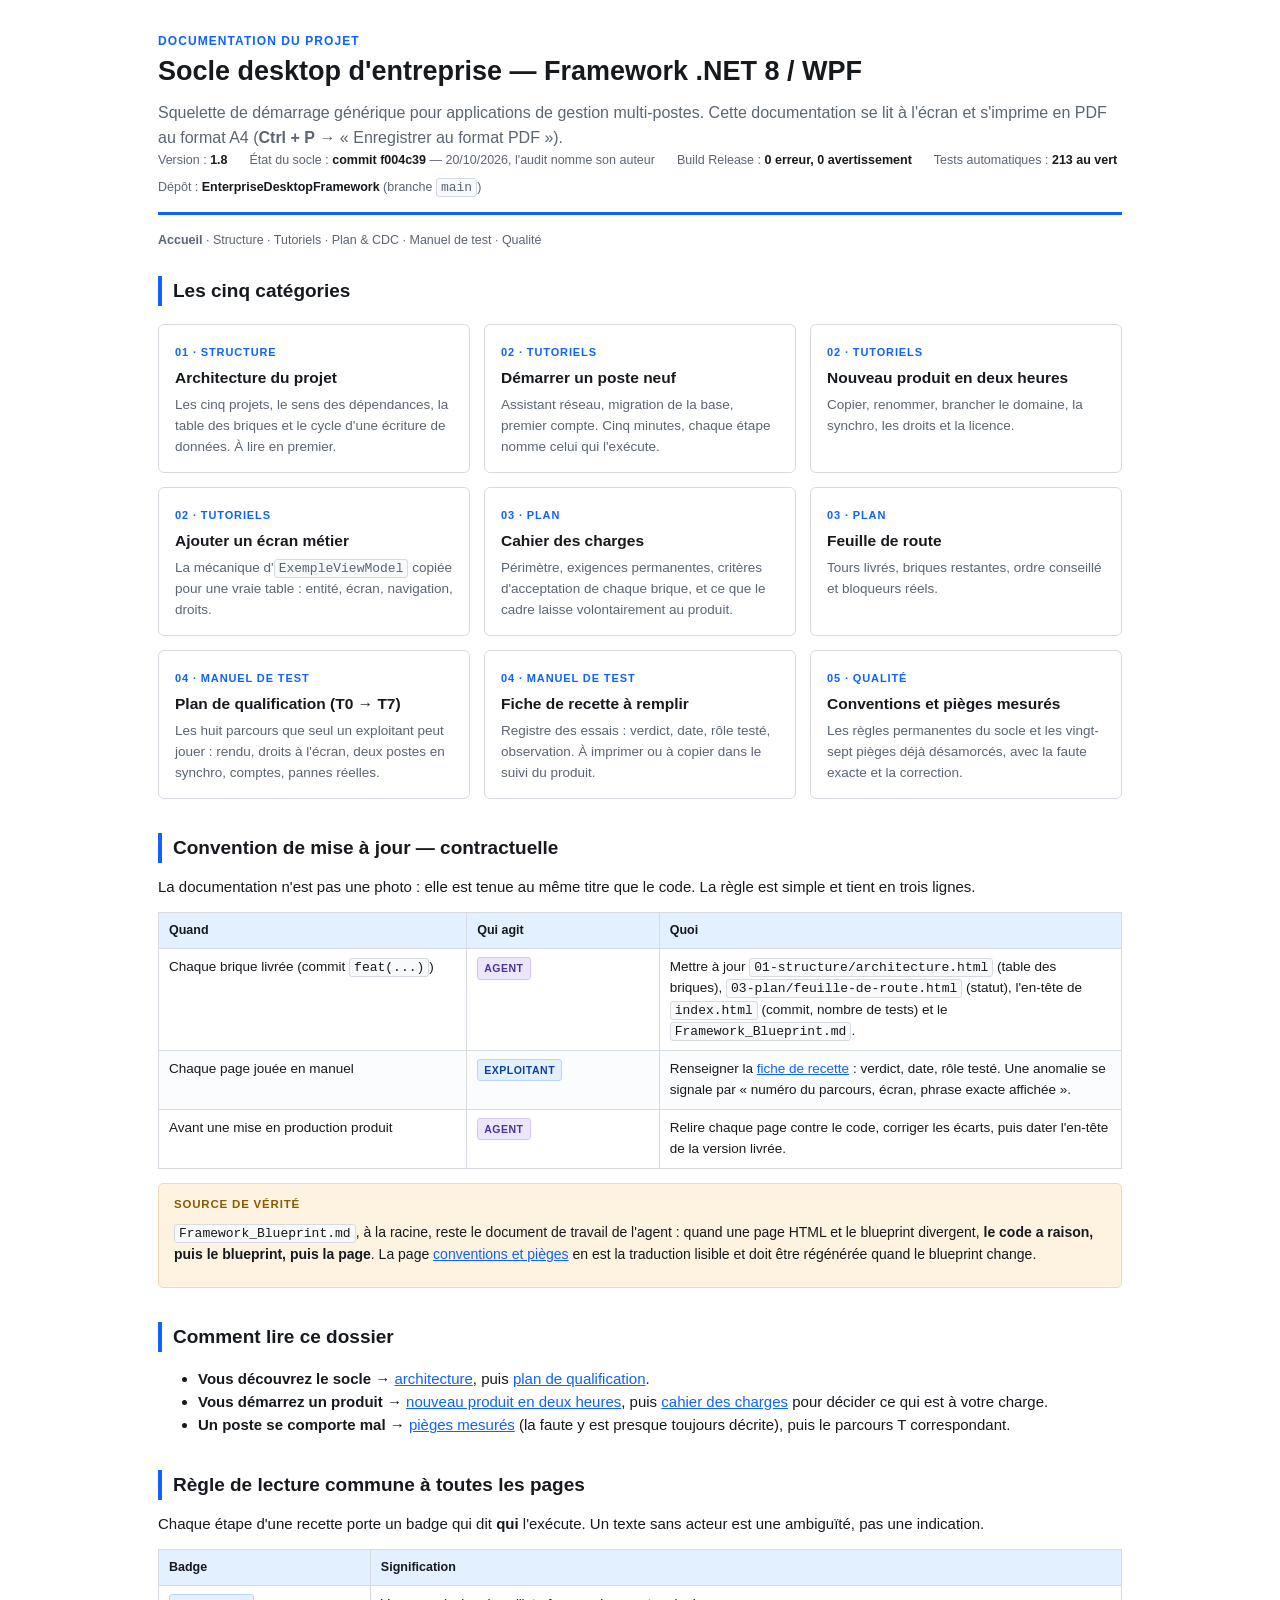
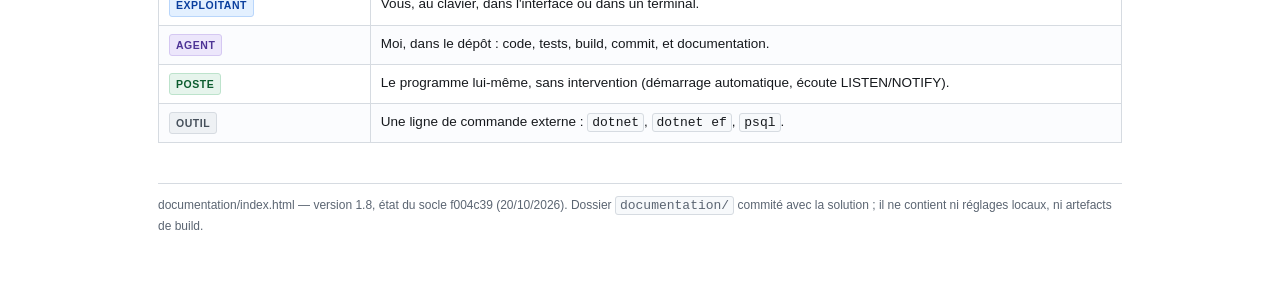
<file: documentation/index.html>
<!DOCTYPE html>
<html lang="fr">
<head>
<meta charset="utf-8">
<meta name="viewport" content="width=device-width, initial-scale=1">
<title>Documentation — socle Framework .NET 8 / WPF</title>
<link rel="stylesheet" href="assets/doc.css">
</head>
<body>
<div class="wrap">

  <header class="page-head">
    <div class="rubrique">Documentation du projet</div>
    <h1>Socle desktop d'entreprise — Framework .NET 8 / WPF</h1>
    <p class="lede">Squelette de démarrage générique pour applications de gestion multi-postes.
      Cette documentation se lit à l'écran et s'imprime en PDF au format A4
      (<b>Ctrl&nbsp;+&nbsp;P</b> → «&nbsp;Enregistrer au format PDF&nbsp;»).</p>
    <div class="meta">
      <span>Version&nbsp;: <b>1.8</b></span>
      <span>État du socle&nbsp;: <b>commit f004c39</b> — 20/10/2026, l'audit nomme son auteur</span>
      <span>Build Release&nbsp;: <b>0 erreur, 0 avertissement</b></span>
      <span>Tests automatiques&nbsp;: <b>213 au vert</b></span>
      <span>Dépôt&nbsp;: <b>EnterpriseDesktopFramework</b> (branche <code>main</code>)</span>
    </div>
  </header>

  <nav class="fils">
    <b>Accueil</b> · Structure · Tutoriels · Plan &amp; CDC · Manuel de test · Qualité
  </nav>

  <h2>Les cinq catégories</h2>
  <div class="grille">
    <a class="carte" href="01-structure/architecture.html">
      <span class="dossier">01 · structure</span>
      <h3>Architecture du projet</h3>
      <p>Les cinq projets, le sens des dépendances, la table des briques et le cycle
        d'une écriture de données. À lire en premier.</p>
    </a>
    <a class="carte" href="02-tutoriels/demarrage-d-un-poste.html">
      <span class="dossier">02 · tutoriels</span>
      <h3>Démarrer un poste neuf</h3>
      <p>Assistant réseau, migration de la base, premier compte. Cinq minutes, chaque
        étape nomme celui qui l'exécute.</p>
    </a>
    <a class="carte" href="02-tutoriels/nouveau-produit.html">
      <span class="dossier">02 · tutoriels</span>
      <h3>Nouveau produit en deux heures</h3>
      <p>Copier, renommer, brancher le domaine, la synchro, les droits et la licence.</p>
    </a>
    <a class="carte" href="02-tutoriels/ajouter-ecran-metier.html">
      <span class="dossier">02 · tutoriels</span>
      <h3>Ajouter un écran métier</h3>
      <p>La mécanique d'<code>ExempleViewModel</code> copiée pour une vraie table :
        entité, écran, navigation, droits.</p>
    </a>
    <a class="carte" href="03-plan/cahier-des-charges.html">
      <span class="dossier">03 · plan</span>
      <h3>Cahier des charges</h3>
      <p>Périmètre, exigences permanentes, critères d'acceptation de chaque brique,
        et ce que le cadre laisse volontairement au produit.</p>
    </a>
    <a class="carte" href="03-plan/feuille-de-route.html">
      <span class="dossier">03 · plan</span>
      <h3>Feuille de route</h3>
      <p>Tours livrés, briques restantes, ordre conseillé et bloqueurs réels.</p>
    </a>
    <a class="carte" href="04-manuel-test/plan-de-qualification.html">
      <span class="dossier">04 · manuel de test</span>
      <h3>Plan de qualification (T0 → T7)</h3>
      <p>Les huit parcours que seul un exploitant peut jouer : rendu, droits à
        l'écran, deux postes en synchro, comptes, pannes réelles.</p>
    </a>
    <a class="carte" href="04-manuel-test/fiche-de-recette.html">
      <span class="dossier">04 · manuel de test</span>
      <h3>Fiche de recette à remplir</h3>
      <p>Registre des essais : verdict, date, rôle testé, observation. À imprimer
        ou à copier dans le suivi du produit.</p>
    </a>
    <a class="carte" href="05-qualite/conventions-et-pieges.html">
      <span class="dossier">05 · qualité</span>
      <h3>Conventions et pièges mesurés</h3>
      <p>Les règles permanentes du socle et les vingt-sept pièges déjà désamorcés,
        avec la faute exacte et la correction.</p>
    </a>
  </div>

  <h2>Convention de mise à jour — contractuelle</h2>
  <p>La documentation n'est pas une photo : elle est tenue au même titre que le code.
    La règle est simple et tient en trois lignes.</p>
  <table>
    <thead><tr><th style="width:32%">Quand</th><th style="width:20%">Qui agit</th><th>Quoi</th></tr></thead>
    <tbody>
      <tr>
        <td>Chaque brique livrée (commit <code>feat(...)</code>)</td>
        <td><span class="qui qui-agent">Agent</span></td>
        <td>Mettre à jour <code>01-structure/architecture.html</code> (table des briques),
          <code>03-plan/feuille-de-route.html</code> (statut), l'en-tête de <code>index.html</code>
          (commit, nombre de tests) et le <code>Framework_Blueprint.md</code>.</td>
      </tr>
      <tr>
        <td>Chaque page jouée en manuel</td>
        <td><span class="qui qui-vous">Exploitant</span></td>
        <td>Renseigner la <a href="04-manuel-test/fiche-de-recette.html">fiche de recette</a> :
          verdict, date, rôle testé. Une anomalie se signale par «&nbsp;numéro du parcours,
          écran, phrase exacte affichée&nbsp;».</td>
      </tr>
      <tr>
        <td>Avant une mise en production produit</td>
        <td><span class="qui qui-agent">Agent</span></td>
        <td>Relire chaque page contre le code, corriger les écarts, puis dater l'en-tête
          de la version livrée.</td>
      </tr>
    </tbody>
  </table>

  <div class="encadre attention">
    <span class="t">Source de vérité</span>
    <p><code>Framework_Blueprint.md</code>, à la racine, reste le document de travail de
      l'agent&nbsp;: quand une page HTML et le blueprint divergent, <b>le code a raison,
      puis le blueprint, puis la page</b>. La page <a href="05-qualite/conventions-et-pieges.html">conventions
      et pièges</a> en est la traduction lisible et doit être régénérée quand le blueprint change.</p>
  </div>

  <h2>Comment lire ce dossier</h2>
  <ul>
    <li><b>Vous découvrez le socle</b> → <a href="01-structure/architecture.html">architecture</a>,
      puis <a href="04-manuel-test/plan-de-qualification.html">plan de qualification</a>.</li>
    <li><b>Vous démarrez un produit</b> → <a href="02-tutoriels/nouveau-produit.html">nouveau produit
      en deux heures</a>, puis <a href="03-plan/cahier-des-charges.html">cahier des charges</a> pour
      décider ce qui est à votre charge.</li>
    <li><b>Un poste se comporte mal</b> → <a href="05-qualite/conventions-et-pieges.html">pièges mesurés</a>
      (la faute y est presque toujours décrite), puis le parcours T correspondant.</li>
  </ul>

  <h2>Règle de lecture commune à toutes les pages</h2>
  <p>Chaque étape d'une recette porte un badge qui dit <b>qui</b> l'exécute. Un texte
    sans acteur est une ambiguïté, pas une indication.</p>
  <table>
    <thead><tr><th style="width:22%">Badge</th><th>Signification</th></tr></thead>
    <tbody>
      <tr><td><span class="qui qui-vous">Exploitant</span></td>
        <td>Vous, au clavier, dans l'interface ou dans un terminal.</td></tr>
      <tr><td><span class="qui qui-agent">Agent</span></td>
        <td>Moi, dans le dépôt&nbsp;: code, tests, build, commit, et documentation.</td></tr>
      <tr><td><span class="qui qui-poste">Poste</span></td>
        <td>Le programme lui-même, sans intervention (démarrage automatique, écoute LISTEN/NOTIFY).</td></tr>
      <tr><td><span class="qui qui-outil">Outil</span></td>
        <td>Une ligne de commande externe&nbsp;: <code>dotnet</code>, <code>dotnet ef</code>, <code>psql</code>.</td></tr>
    </tbody>
  </table>

  <footer class="pied">
    documentation/index.html — version 1.8, état du socle f004c39 (20/10/2026).
    Dossier <code>documentation/</code> commité avec la solution ; il ne contient ni réglages
    locaux, ni artefacts de build.
  </footer>

</div>
</body>
</html>
</file>
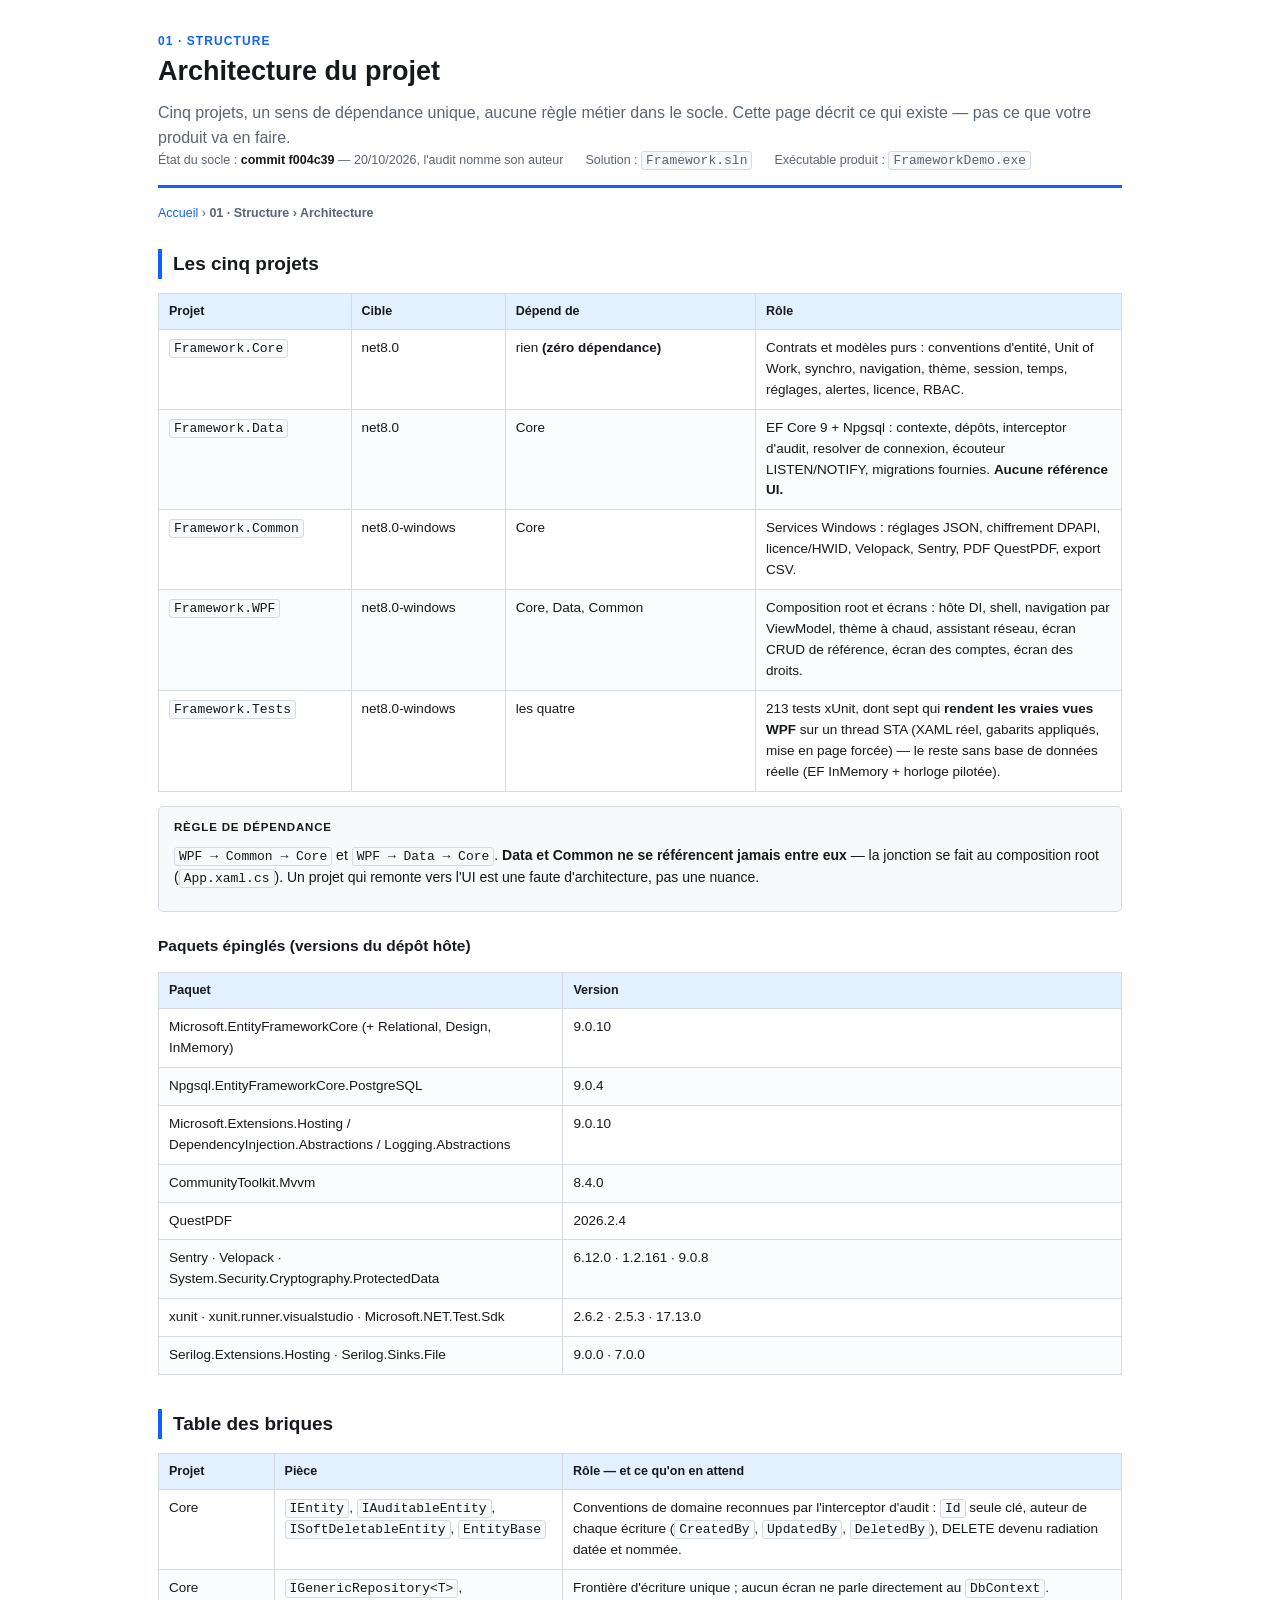
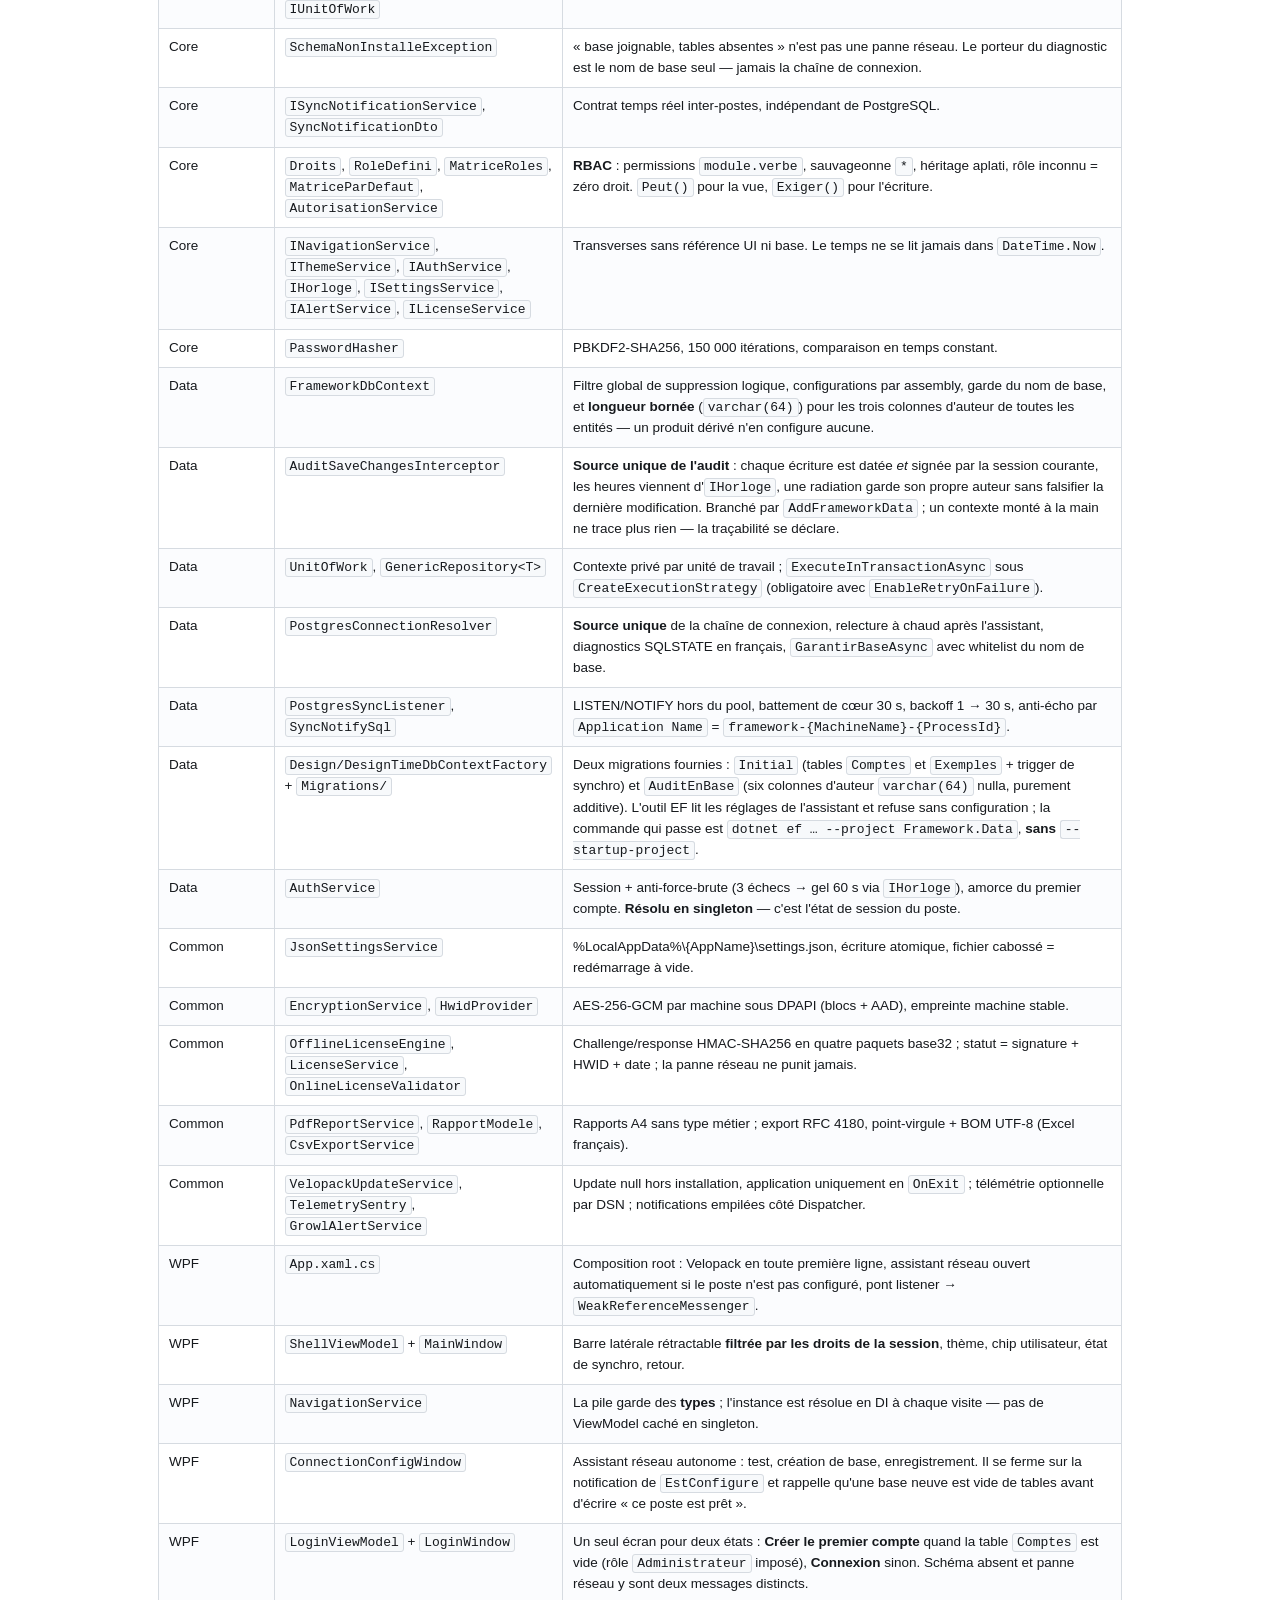
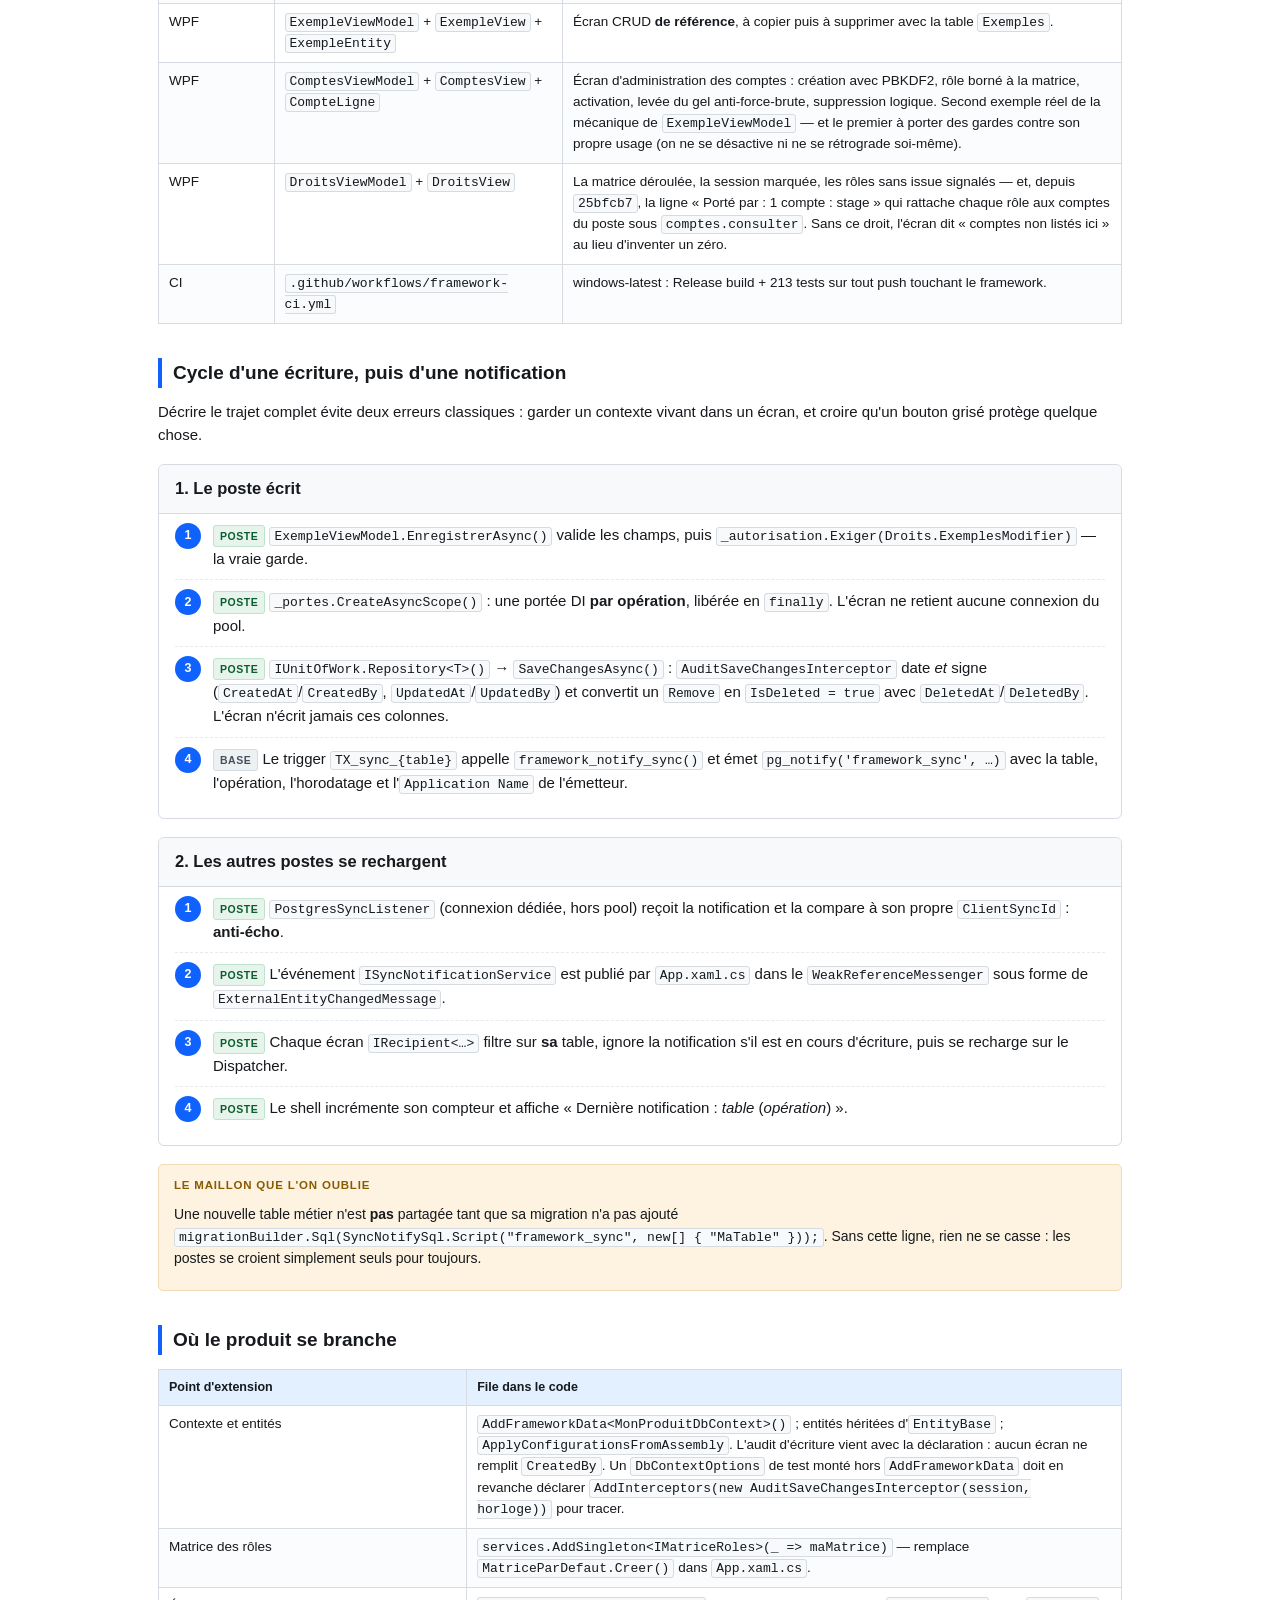
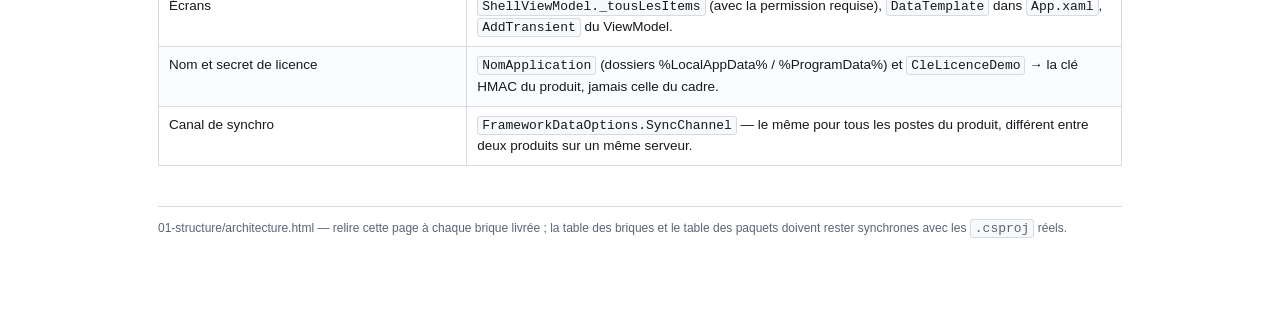
<file: documentation/01-structure/architecture.html>
<!DOCTYPE html>
<html lang="fr">
<head>
<meta charset="utf-8">
<meta name="viewport" content="width=device-width, initial-scale=1">
<title>Architecture du projet — Framework</title>
<link rel="stylesheet" href="../assets/doc.css">
</head>
<body>
<div class="wrap">

  <header class="page-head">
    <div class="rubrique">01 · Structure</div>
    <h1>Architecture du projet</h1>
    <p class="lede">Cinq projets, un sens de dépendance unique, aucune règle métier dans
      le socle. Cette page décrit ce qui existe — pas ce que votre produit va en faire.</p>
    <div class="meta">
      <span>État du socle&nbsp;: <b>commit f004c39</b> — 20/10/2026, l'audit nomme son auteur</span>
      <span>Solution&nbsp;: <code>Framework.sln</code></span>
      <span>Exécutable produit&nbsp;: <code>FrameworkDemo.exe</code></span>
    </div>
  </header>

  <nav class="fils"><a href="../index.html">Accueil</a> › <b>01 · Structure › Architecture</b></nav>

  <h2>Les cinq projets</h2>
  <table>
    <thead><tr><th style="width:20%">Projet</th><th style="width:16%">Cible</th><th style="width:26%">Dépend de</th><th>Rôle</th></tr></thead>
    <tbody>
      <tr><td><code>Framework.Core</code></td><td>net8.0</td><td>rien <b>(zéro dépendance)</b></td>
        <td>Contrats et modèles purs&nbsp;: conventions d'entité, Unit of Work, synchro,
          navigation, thème, session, temps, réglages, alertes, licence, RBAC.</td></tr>
      <tr><td><code>Framework.Data</code></td><td>net8.0</td><td>Core</td>
        <td>EF Core 9 + Npgsql&nbsp;: contexte, dépôts, interceptor d'audit, resolver de connexion, écouteur
          LISTEN/NOTIFY, migrations fournies. <b>Aucune référence UI.</b></td></tr>
      <tr><td><code>Framework.Common</code></td><td>net8.0-windows</td><td>Core</td>
        <td>Services Windows&nbsp;: réglages JSON, chiffrement DPAPI, licence/HWID,
          Velopack, Sentry, PDF QuestPDF, export CSV.</td></tr>
      <tr><td><code>Framework.WPF</code></td><td>net8.0-windows</td><td>Core, Data, Common</td>
        <td>Composition root et écrans&nbsp;: hôte DI, shell, navigation par ViewModel,
          thème à chaud, assistant réseau, écran CRUD de référence, écran des comptes, écran des droits.</td></tr>
      <tr><td><code>Framework.Tests</code></td><td>net8.0-windows</td><td>les quatre</td>
        <td>213 tests xUnit, dont sept qui <b>rendent les vraies vues WPF</b> sur un thread STA (XAML réel, gabarits appliqués, mise en page forcée) — le reste sans base de données réelle (EF InMemory + horloge pilotée).</td></tr>
    </tbody>
  </table>

  <div class="encadre note">
    <span class="t">Règle de dépendance</span>
    <p><code>WPF → Common → Core</code> et <code>WPF → Data → Core</code>. <b>Data et Common ne se
      référencent jamais entre eux</b> — la jonction se fait au composition root
      (<code>App.xaml.cs</code>). Un projet qui remonte vers l'UI est une faute d'architecture,
      pas une nuance.</p>
  </div>

  <h3>Paquets épinglés (versions du dépôt hôte)</h3>
  <table>
    <thead><tr><th style="width:42%">Paquet</th><th>Version</th></tr></thead>
    <tbody>
      <tr><td>Microsoft.EntityFrameworkCore (+ Relational, Design, InMemory)</td><td>9.0.10</td></tr>
      <tr><td>Npgsql.EntityFrameworkCore.PostgreSQL</td><td>9.0.4</td></tr>
      <tr><td>Microsoft.Extensions.Hosting / DependencyInjection.Abstractions / Logging.Abstractions</td><td>9.0.10</td></tr>
      <tr><td>CommunityToolkit.Mvvm</td><td>8.4.0</td></tr>
      <tr><td>QuestPDF</td><td>2026.2.4</td></tr>
      <tr><td>Sentry · Velopack · System.Security.Cryptography.ProtectedData</td><td>6.12.0 · 1.2.161 · 9.0.8</td></tr>
      <tr><td>xunit · xunit.runner.visualstudio · Microsoft.NET.Test.Sdk</td><td>2.6.2 · 2.5.3 · 17.13.0</td></tr>
      <tr><td>Serilog.Extensions.Hosting · Serilog.Sinks.File</td><td>9.0.0 · 7.0.0</td></tr>
    </tbody>
  </table>

  <h2>Table des briques</h2>
  <table>
    <thead><tr><th style="width:12%">Projet</th><th style="width:28%">Pièce</th><th>Rôle — et ce qu'on en attend</th></tr></thead>
    <tbody>
      <tr><td>Core</td><td><code>IEntity</code>, <code>IAuditableEntity</code>, <code>ISoftDeletableEntity</code>, <code>EntityBase</code></td>
        <td>Conventions de domaine reconnues par l'interceptor d'audit&nbsp;: <code>Id</code> seule clé,
          auteur de chaque écriture (<code>CreatedBy</code>, <code>UpdatedBy</code>, <code>DeletedBy</code>),
          DELETE devenu radiation datée et nommée.</td></tr>
      <tr><td>Core</td><td><code>IGenericRepository&lt;T&gt;</code>, <code>IUnitOfWork</code></td>
        <td>Frontière d'écriture unique&nbsp;; aucun écran ne parle directement au <code>DbContext</code>.</td></tr>
      <tr><td>Core</td><td><code>SchemaNonInstalleException</code></td>
        <td>«&nbsp;base joignable, tables absentes&nbsp;» n'est pas une panne réseau. Le porteur du
          diagnostic est le nom de base seul — jamais la chaîne de connexion.</td></tr>
      <tr><td>Core</td><td><code>ISyncNotificationService</code>, <code>SyncNotificationDto</code></td>
        <td>Contrat temps réel inter-postes, indépendant de PostgreSQL.</td></tr>
      <tr><td>Core</td><td><code>Droits</code>, <code>RoleDefini</code>, <code>MatriceRoles</code>, <code>MatriceParDefaut</code>, <code>AutorisationService</code></td>
        <td><b>RBAC</b>&nbsp;: permissions <code>module.verbe</code>, sauvageonne <code>*</code>, héritage
          aplati, rôle inconnu = zéro droit. <code>Peut()</code> pour la vue, <code>Exiger()</code> pour l'écriture.</td></tr>
      <tr><td>Core</td><td><code>INavigationService</code>, <code>IThemeService</code>, <code>IAuthService</code>,
        <code>IHorloge</code>, <code>ISettingsService</code>, <code>IAlertService</code>, <code>ILicenseService</code></td>
        <td>Transverses sans référence UI ni base. Le temps ne se lit jamais dans <code>DateTime.Now</code>.</td></tr>
      <tr><td>Core</td><td><code>PasswordHasher</code></td>
        <td>PBKDF2-SHA256, 150 000 itérations, comparaison en temps constant.</td></tr>
      <tr><td>Data</td><td><code>FrameworkDbContext</code></td>
        <td>Filtre global de suppression logique, configurations par assembly, garde du nom de base,
          et <b>longueur bornée</b> (<code>varchar(64)</code>) pour les trois colonnes d'auteur de toutes
          les entités — un produit dérivé n'en configure aucune.</td></tr>
      <tr><td>Data</td><td><code>AuditSaveChangesInterceptor</code></td>
        <td><b>Source unique de l'audit</b>&nbsp;: chaque écriture est datée <em>et</em> signée par la session
          courante, les heures viennent d'<code>IHorloge</code>, une radiation garde son propre auteur sans
          falsifier la dernière modification. Branché par <code>AddFrameworkData</code>&nbsp;; un contexte monté
          à la main ne trace plus rien — la traçabilité se déclare.</td></tr>
      <tr><td>Data</td><td><code>UnitOfWork</code>, <code>GenericRepository&lt;T&gt;</code></td>
        <td>Contexte privé par unité de travail&nbsp;; <code>ExecuteInTransactionAsync</code> sous
          <code>CreateExecutionStrategy</code> (obligatoire avec <code>EnableRetryOnFailure</code>).</td></tr>
      <tr><td>Data</td><td><code>PostgresConnectionResolver</code></td>
        <td><b>Source unique</b> de la chaîne de connexion, relecture à chaud après l'assistant,
          diagnostics SQLSTATE en français, <code>GarantirBaseAsync</code> avec whitelist du nom de base.</td></tr>
      <tr><td>Data</td><td><code>PostgresSyncListener</code>, <code>SyncNotifySql</code></td>
        <td>LISTEN/NOTIFY hors du pool, battement de cœur 30 s, backoff 1 → 30 s, anti-écho par
          <code>Application Name</code> = <code>framework-{MachineName}-{ProcessId}</code>.</td></tr>
      <tr><td>Data</td><td><code>Design/DesignTimeDbContextFactory</code> + <code>Migrations/</code></td>
        <td>Deux migrations fournies&nbsp;: <code>Initial</code> (tables <code>Comptes</code> et
          <code>Exemples</code> + trigger de synchro) et <code>AuditEnBase</code> (six colonnes d'auteur
          <code>varchar(64)</code> nulla, purement additive). L'outil EF lit les réglages de l'assistant et
          refuse sans configuration&nbsp;; la commande qui passe est
          <code>dotnet ef … --project Framework.Data</code>, <b>sans</b> <code>--startup-project</code>.</td></tr>
      <tr><td>Data</td><td><code>AuthService</code></td>
        <td>Session + anti-force-brute (3 échecs → gel 60 s via <code>IHorloge</code>), amorce du premier compte.
          <b>Résolu en singleton</b> — c'est l'état de session du poste.</td></tr>
      <tr><td>Common</td><td><code>JsonSettingsService</code></td>
        <td>%LocalAppData%\{AppName}\settings.json, écriture atomique, fichier cabossé = redémarrage à vide.</td></tr>
      <tr><td>Common</td><td><code>EncryptionService</code>, <code>HwidProvider</code></td>
        <td>AES-256-GCM par machine sous DPAPI (blocs + AAD), empreinte machine stable.</td></tr>
      <tr><td>Common</td><td><code>OfflineLicenseEngine</code>, <code>LicenseService</code>, <code>OnlineLicenseValidator</code></td>
        <td>Challenge/response HMAC-SHA256 en quatre paquets base32&nbsp;; statut = signature + HWID + date&nbsp;;
          la panne réseau ne punit jamais.</td></tr>
      <tr><td>Common</td><td><code>PdfReportService</code>, <code>RapportModele</code>, <code>CsvExportService</code></td>
        <td>Rapports A4 sans type métier&nbsp;; export RFC 4180, point-virgule + BOM UTF-8 (Excel français).</td></tr>
      <tr><td>Common</td><td><code>VelopackUpdateService</code>, <code>TelemetrySentry</code>, <code>GrowlAlertService</code></td>
        <td>Update null hors installation, application uniquement en <code>OnExit</code>&nbsp;; télémétrie
          optionnelle par DSN&nbsp;; notifications empilées côté Dispatcher.</td></tr>
      <tr><td>WPF</td><td><code>App.xaml.cs</code></td>
        <td>Composition root&nbsp;: Velopack en toute première ligne, assistant réseau ouvert
          automatiquement si le poste n'est pas configuré, pont listener → <code>WeakReferenceMessenger</code>.</td></tr>
      <tr><td>WPF</td><td><code>ShellViewModel</code> + <code>MainWindow</code></td>
        <td>Barre latérale rétractable <b>filtrée par les droits de la session</b>, thème, chip utilisateur,
          état de synchro, retour.</td></tr>
      <tr><td>WPF</td><td><code>NavigationService</code></td>
        <td>La pile garde des <b>types</b>&nbsp;; l'instance est résolue en DI à chaque visite — pas de ViewModel caché en singleton.</td></tr>
      <tr><td>WPF</td><td><code>ConnectionConfigWindow</code></td>
        <td>Assistant réseau autonome&nbsp;: test, création de base, enregistrement. Il se ferme
          sur la notification de <code>EstConfigure</code> et rappelle qu'une base neuve est vide
          de tables avant d'écrire «&nbsp;ce poste est prêt&nbsp;».</td></tr>
      <tr><td>WPF</td><td><code>LoginViewModel</code> + <code>LoginWindow</code></td>
        <td>Un seul écran pour deux états&nbsp;: <b>Créer le premier compte</b> quand la table
          <code>Comptes</code> est vide (rôle <code>Administrateur</code> imposé), <b>Connexion</b>
          sinon. Schéma absent et panne réseau y sont deux messages distincts.</td></tr>
      <tr><td>WPF</td><td><code>ExempleViewModel</code> + <code>ExempleView</code> + <code>ExempleEntity</code></td>
        <td>Écran CRUD <b>de référence</b>, à copier puis à supprimer avec la table <code>Exemples</code>.</td></tr>
      <tr><td>WPF</td><td><code>ComptesViewModel</code> + <code>ComptesView</code> + <code>CompteLigne</code></td>
        <td>Écran d'administration des comptes&nbsp;: création avec PBKDF2, rôle borné à la matrice,
          activation, levée du gel anti-force-brute, suppression logique. Second exemple réel de la mécanique
          de <code>ExempleViewModel</code> — et le premier à porter des gardes contre son propre usage
          (on ne se désactive ni ne se rétrograde soi-même).</td></tr>
      <tr><td>WPF</td><td><code>DroitsViewModel</code> + <code>DroitsView</code></td>
        <td>La matrice déroulée, la session marquée, les rôles sans issue signalés&nbsp;— et, depuis
          <code>25bfcb7</code>, la ligne «&nbsp;Porté par&nbsp;: 1 compte&nbsp;: stage&nbsp;» qui rattache chaque
          rôle aux comptes du poste sous <code>comptes.consulter</code>. Sans ce droit, l'écran dit
          «&nbsp;comptes non listés ici&nbsp;» au lieu d'inventer un zéro.</td></tr>
      <tr><td>CI</td><td><code>.github/workflows/framework-ci.yml</code></td>
        <td>windows-latest&nbsp;: Release build + 213 tests sur tout push touchant le framework.</td></tr>
    </tbody>
  </table>

  <h2>Cycle d'une écriture, puis d'une notification</h2>
  <p>Décrire le trajet complet évite deux erreurs classiques&nbsp;: garder un contexte vivant
    dans un écran, et croire qu'un bouton grisé protège quelque chose.</p>

  <div class="fiche">
    <h2>1. Le poste écrit</h2>
    <div class="corps">
      <div class="pas"><div class="n">1</div><div class="c">
        <span class="qui qui-poste">Poste</span> <code>ExempleViewModel.EnregistrerAsync()</code> valide les champs,
        puis <code>_autorisation.Exiger(Droits.ExemplesModifier)</code> — la vraie garde.</div></div>
      <div class="pas"><div class="n">2</div><div class="c">
        <span class="qui qui-poste">Poste</span> <code>_portes.CreateAsyncScope()</code>&nbsp;: une portée DI
        <b>par opération</b>, libérée en <code>finally</code>. L'écran ne retient aucune connexion du pool.</div></div>
      <div class="pas"><div class="n">3</div><div class="c">
        <span class="qui qui-poste">Poste</span> <code>IUnitOfWork.Repository&lt;T&gt;()</code> →
        <code>SaveChangesAsync()</code>&nbsp;: <code>AuditSaveChangesInterceptor</code> date <em>et</em> signe
        (<code>CreatedAt</code>/<code>CreatedBy</code>, <code>UpdatedAt</code>/<code>UpdatedBy</code>) et
        convertit un <code>Remove</code> en <code>IsDeleted = true</code> avec
        <code>DeletedAt</code>/<code>DeletedBy</code>. L'écran n'écrit jamais ces colonnes.</div></div>
      <div class="pas"><div class="n">4</div><div class="c">
        <span class="qui qui-outil">Base</span> Le trigger <code>TX_sync_{table}</code> appelle
        <code>framework_notify_sync()</code> et émet <code>pg_notify('framework_sync', …)</code>
        avec la table, l'opération, l'horodatage et l'<code>Application Name</code> de l'émetteur.</div></div>
    </div>
  </div>

  <div class="fiche">
    <h2>2. Les autres postes se rechargent</h2>
    <div class="corps">
      <div class="pas"><div class="n">1</div><div class="c">
        <span class="qui qui-poste">Poste</span> <code>PostgresSyncListener</code> (connexion dédiée, hors pool) reçoit
        la notification et la compare à son propre <code>ClientSyncId</code>&nbsp;: <b>anti-écho</b>.</div></div>
      <div class="pas"><div class="n">2</div><div class="c">
        <span class="qui qui-poste">Poste</span> L'événement <code>ISyncNotificationService</code> est publié
        par <code>App.xaml.cs</code> dans le <code>WeakReferenceMessenger</code> sous forme de
        <code>ExternalEntityChangedMessage</code>.</div></div>
      <div class="pas"><div class="n">3</div><div class="c">
        <span class="qui qui-poste">Poste</span> Chaque écran <code>IRecipient&lt;…&gt;</code> filtre sur <b>sa</b>
        table, ignore la notification s'il est en cours d'écriture, puis se recharge sur le Dispatcher.</div></div>
      <div class="pas"><div class="n">4</div><div class="c">
        <span class="qui qui-poste">Poste</span> Le shell incrémente son compteur et affiche
        «&nbsp;Dernière notification&nbsp;: <em>table</em> (<em>opération</em>)&nbsp;».</div></div>
    </div>
  </div>

  <div class="encadre attention">
    <span class="t">Le maillon que l'on oublie</span>
    <p>Une nouvelle table métier n'est <b>pas</b> partagée tant que sa migration n'a pas ajouté
      <code>migrationBuilder.Sql(SyncNotifySql.Script("framework_sync", new[] { "MaTable" }));</code>.
      Sans cette ligne, rien ne se casse&nbsp;: les postes se croient simplement seuls pour toujours.</p>
  </div>

  <h2>Où le produit se branche</h2>
  <table>
    <thead><tr><th style="width:32%">Point d'extension</th><th>File dans le code</th></tr></thead>
    <tbody>
      <tr><td>Contexte et entités</td><td><code>AddFrameworkData&lt;MonProduitDbContext&gt;()</code> ; entités héritées
        d'<code>EntityBase</code> ; <code>ApplyConfigurationsFromAssembly</code>. L'audit d'écriture vient avec la
        déclaration&nbsp;: aucun écran ne remplit <code>CreatedBy</code>. Un <code>DbContextOptions</code> de test
        monté hors <code>AddFrameworkData</code> doit en revanche déclarer
        <code>AddInterceptors(new AuditSaveChangesInterceptor(session, horloge))</code> pour tracer.</td></tr>
      <tr><td>Matrice des rôles</td><td><code>services.AddSingleton&lt;IMatriceRoles&gt;(_ =&gt; maMatrice)</code> — remplace
        <code>MatriceParDefaut.Creer()</code> dans <code>App.xaml.cs</code>.</td></tr>
      <tr><td>Écrans</td><td><code>ShellViewModel._tousLesItems</code> (avec la permission requise), <code>DataTemplate</code>
        dans <code>App.xaml</code>, <code>AddTransient</code> du ViewModel.</td></tr>
      <tr><td>Nom et secret de licence</td><td><code>NomApplication</code> (dossiers %LocalAppData% / %ProgramData%) et
        <code>CleLicenceDemo</code> → la clé HMAC du produit, jamais celle du cadre.</td></tr>
      <tr><td>Canal de synchro</td><td><code>FrameworkDataOptions.SyncChannel</code> — le même pour tous les postes du
        produit, différent entre deux produits sur un même serveur.</td></tr>
    </tbody>
  </table>

  <footer class="pied">
    01-structure/architecture.html — relire cette page à chaque brique livrée&nbsp;; la table des briques
    et le table des paquets doivent rester synchrones avec les <code>.csproj</code> réels.
  </footer>

</div>
</body>
</html>
</file>
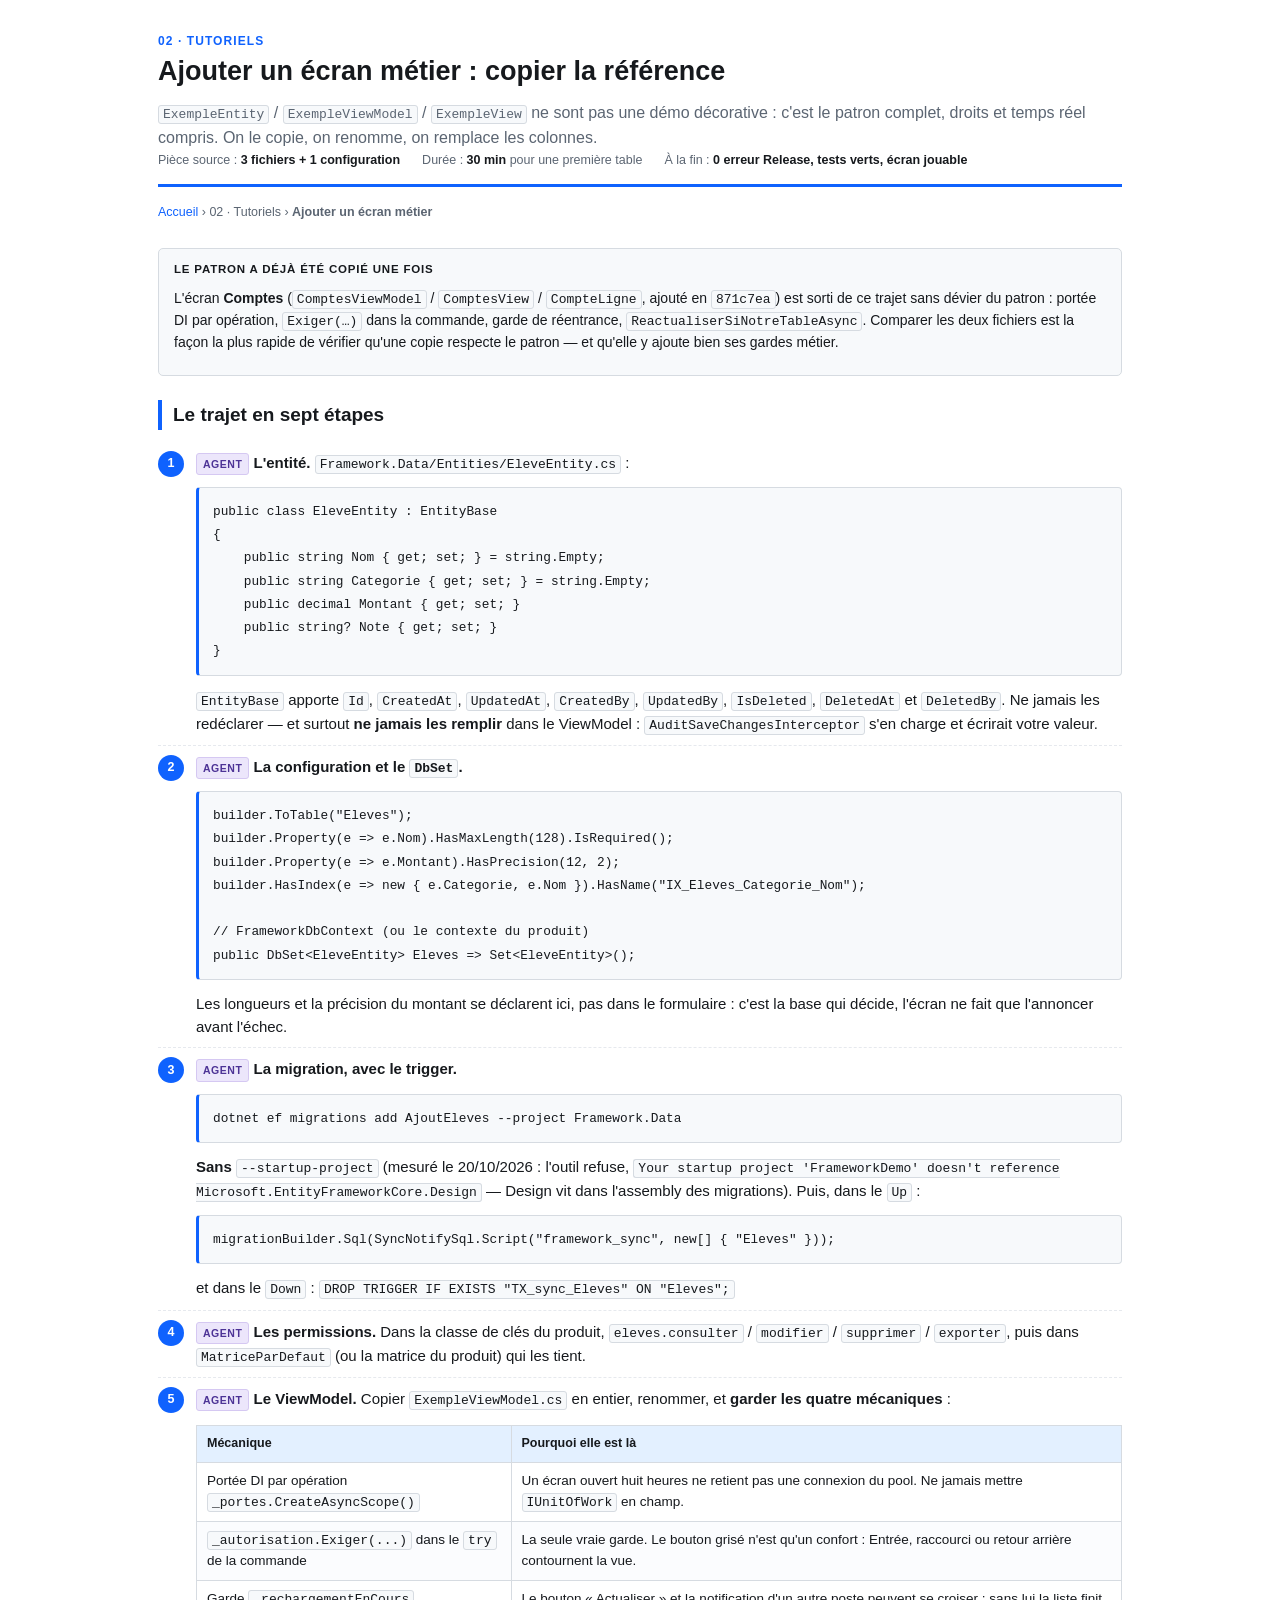
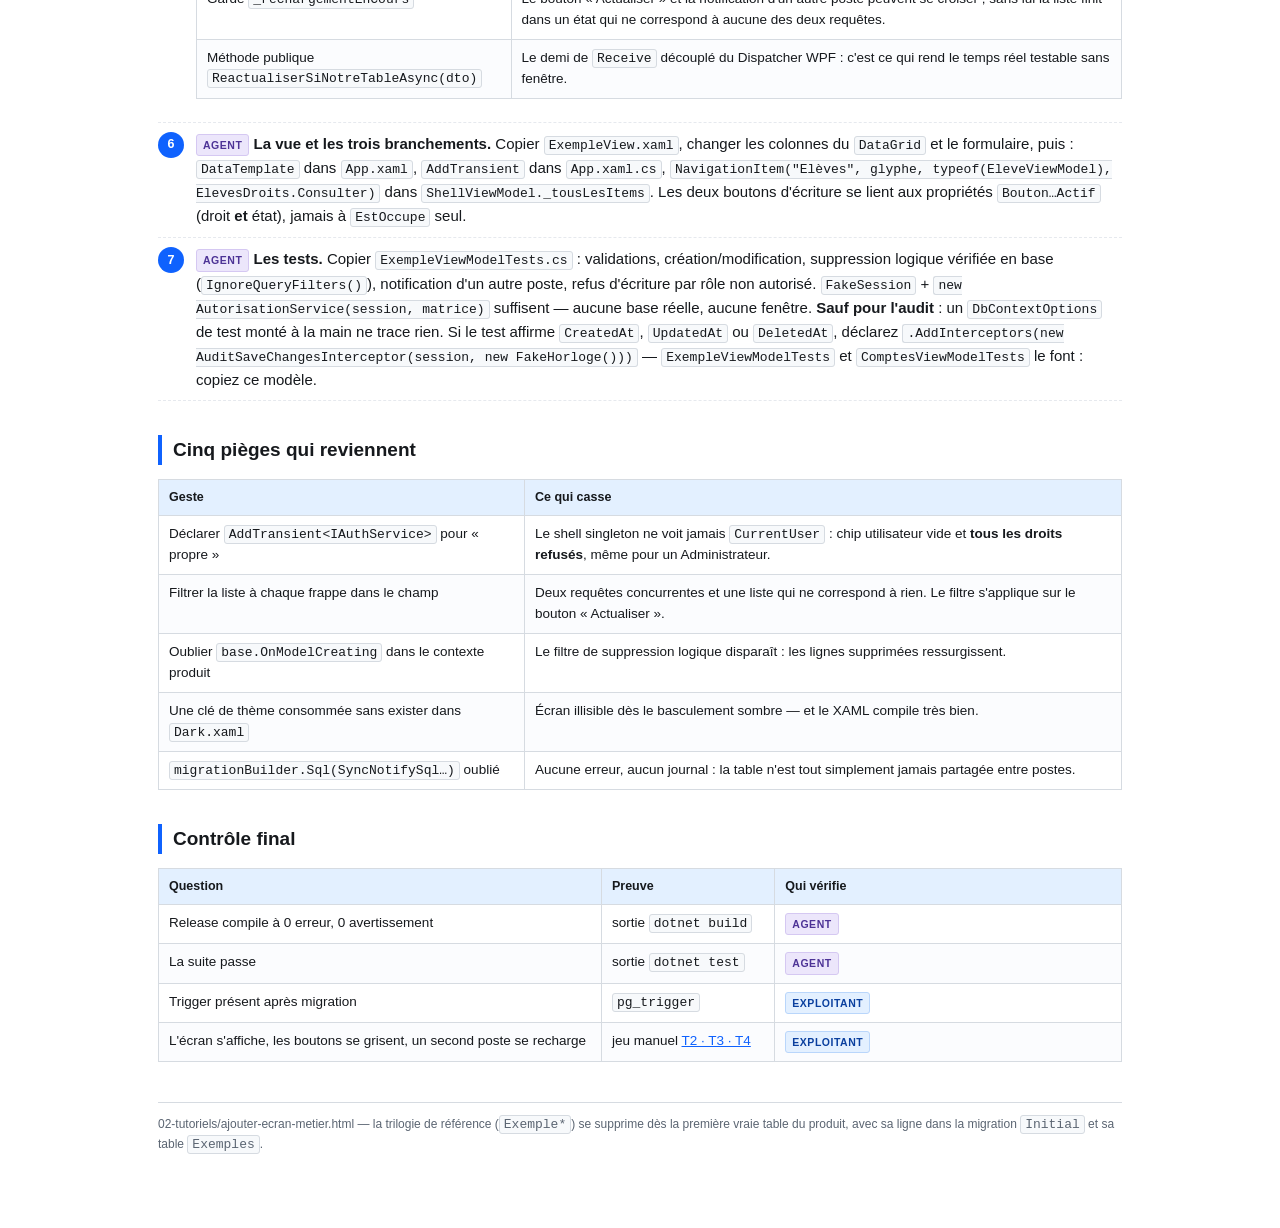
<file: documentation/02-tutoriels/ajouter-ecran-metier.html>
<!DOCTYPE html>
<html lang="fr">
<head>
<meta charset="utf-8">
<meta name="viewport" content="width=device-width, initial-scale=1">
<title>Ajouter un écran métier — Framework</title>
<link rel="stylesheet" href="../assets/doc.css">
</head>
<body>
<div class="wrap">

  <header class="page-head">
    <div class="rubrique">02 · Tutoriels</div>
    <h1>Ajouter un écran métier&nbsp;: copier la référence</h1>
    <p class="lede"><code>ExempleEntity</code> / <code>ExempleViewModel</code> / <code>ExempleView</code>
      ne sont pas une démo décorative&nbsp;: c'est le patron complet, droits et temps réel compris.
      On le copie, on renomme, on remplace les colonnes.</p>
    <div class="meta">
      <span>Pièce source&nbsp;: <b>3 fichiers + 1 configuration</b></span>
      <span>Durée&nbsp;: <b>30 min</b> pour une première table</span>
      <span>À la fin&nbsp;: <b>0 erreur Release, tests verts, écran jouable</b></span>
    </div>
  </header>

  <nav class="fils"><a href="../index.html">Accueil</a> › 02 · Tutoriels › <b>Ajouter un écran métier</b></nav>

  <div class="encadre note"><span class="t">Le patron a déjà été copié une fois</span>
    <p>L'écran <b>Comptes</b> (<code>ComptesViewModel</code> / <code>ComptesView</code> / <code>CompteLigne</code>,
      ajouté en <code>871c7ea</code>) est sorti de ce trajet sans dévier du patron&nbsp;: portée DI par opération,
      <code>Exiger(…)</code> dans la commande, garde de réentrance, <code>ReactualiserSiNotreTableAsync</code>.
      Comparer les deux fichiers est la façon la plus rapide de vérifier qu'une copie respecte le patron —
      et qu'elle y ajoute bien ses gardes métier.</p>
  </div>

  <h2>Le trajet en sept étapes</h2>

  <div class="pas"><div class="n">1</div><div class="c">
    <span class="qui qui-agent">Agent</span> <b>L'entité.</b> <code>Framework.Data/Entities/EleveEntity.cs</code>&nbsp;:
    <pre><code>public class EleveEntity : EntityBase
{
    public string Nom { get; set; } = string.Empty;
    public string Categorie { get; set; } = string.Empty;
    public decimal Montant { get; set; }
    public string? Note { get; set; }
}</code></pre>
    <code>EntityBase</code> apporte <code>Id</code>, <code>CreatedAt</code>, <code>UpdatedAt</code>,
    <code>CreatedBy</code>, <code>UpdatedBy</code>, <code>IsDeleted</code>, <code>DeletedAt</code> et
    <code>DeletedBy</code>. Ne jamais les redéclarer — et surtout <b>ne jamais les remplir</b> dans le
    ViewModel&nbsp;: <code>AuditSaveChangesInterceptor</code> s'en charge et écrirait votre valeur.
  </div></div>

  <div class="pas"><div class="n">2</div><div class="c">
    <span class="qui qui-agent">Agent</span> <b>La configuration et le <code>DbSet</code>.</b>
    <pre><code>builder.ToTable("Eleves");
builder.Property(e =&gt; e.Nom).HasMaxLength(128).IsRequired();
builder.Property(e =&gt; e.Montant).HasPrecision(12, 2);
builder.HasIndex(e =&gt; new { e.Categorie, e.Nom }).HasName("IX_Eleves_Categorie_Nom");

// FrameworkDbContext (ou le contexte du produit)
public DbSet&lt;EleveEntity&gt; Eleves =&gt; Set&lt;EleveEntity&gt;();</code></pre>
    Les longueurs et la précision du montant se déclarent ici, pas dans le formulaire&nbsp;:
    c'est la base qui décide, l'écran ne fait que l'annoncer avant l'échec.
  </div></div>

  <div class="pas"><div class="n">3</div><div class="c">
    <span class="qui qui-agent">Agent</span> <b>La migration, avec le trigger.</b>
    <pre><code>dotnet ef migrations add AjoutEleves --project Framework.Data</code></pre>
    <b>Sans</b> <code>--startup-project</code> (mesuré le 20/10/2026&nbsp;: l'outil refuse, <code>Your startup
    project 'FrameworkDemo' doesn't reference Microsoft.EntityFrameworkCore.Design</code> — Design vit dans
    l'assembly des migrations). Puis, dans le <code>Up</code>&nbsp;:
    <pre><code>migrationBuilder.Sql(SyncNotifySql.Script("framework_sync", new[] { "Eleves" }));</code></pre>
    et dans le <code>Down</code>&nbsp;: <code>DROP TRIGGER IF EXISTS "TX_sync_Eleves" ON "Eleves";</code>
  </div></div>

  <div class="pas"><div class="n">4</div><div class="c">
    <span class="qui qui-agent">Agent</span> <b>Les permissions.</b> Dans la classe de clés du produit,
    <code>eleves.consulter</code> / <code>modifier</code> / <code>supprimer</code> / <code>exporter</code>,
    puis dans <code>MatriceParDefaut</code> (ou la matrice du produit) qui les tient.
  </div></div>

  <div class="pas"><div class="n">5</div><div class="c">
    <span class="qui qui-agent">Agent</span> <b>Le ViewModel.</b> Copier <code>ExempleViewModel.cs</code> en entier,
    renommer, et <b>garder les quatre mécaniques</b>&nbsp;:
    <table>
      <thead><tr><th style="width:34%">Mécanique</th><th>Pourquoi elle est là</th></tr></thead>
      <tbody>
        <tr><td>Portée DI par opération<br><code>_portes.CreateAsyncScope()</code></td>
          <td>Un écran ouvert huit heures ne retient pas une connexion du pool. Ne jamais mettre
            <code>IUnitOfWork</code> en champ.</td></tr>
        <tr><td><code>_autorisation.Exiger(...)</code> dans le <code>try</code> de la commande</td>
          <td>La seule vraie garde. Le bouton grisé n'est qu'un confort&nbsp;: Entrée, raccourci ou
            retour arrière contournent la vue.</td></tr>
        <tr><td>Garde <code>_rechargementEnCours</code></td>
          <td>Le bouton « Actualiser » et la notification d'un autre poste peuvent se croiser&nbsp;;
            sans lui la liste finit dans un état qui ne correspond à aucune des deux requêtes.</td></tr>
        <tr><td>Méthode publique <code>ReactualiserSiNotreTableAsync(dto)</code></td>
          <td>Le demi de <code>Receive</code> découplé du Dispatcher WPF&nbsp;: c'est ce qui rend le
            temps réel testable sans fenêtre.</td></tr>
      </tbody>
    </table>
  </div></div>

  <div class="pas"><div class="n">6</div><div class="c">
    <span class="qui qui-agent">Agent</span> <b>La vue et les trois branchements.</b> Copier
    <code>ExempleView.xaml</code>, changer les colonnes du <code>DataGrid</code> et le formulaire, puis&nbsp;:
    <code>DataTemplate</code> dans <code>App.xaml</code>, <code>AddTransient</code> dans <code>App.xaml.cs</code>,
    <code>NavigationItem("Elèves", glyphe, typeof(EleveViewModel), ElevesDroits.Consulter)</code>
    dans <code>ShellViewModel._tousLesItems</code>. Les deux boutons d'écriture se lient aux propriétés
    <code>Bouton…Actif</code> (droit <b>et</b> état), jamais à <code>EstOccupe</code> seul.
  </div></div>

  <div class="pas"><div class="n">7</div><div class="c">
    <span class="qui qui-agent">Agent</span> <b>Les tests.</b> Copier <code>ExempleViewModelTests.cs</code>&nbsp;:
    validations, création/modification, suppression logique vérifiée en base
    (<code>IgnoreQueryFilters()</code>), notification d'un autre poste, refus d'écriture par rôle non autorisé.
    <code>FakeSession</code> + <code>new AutorisationService(session, matrice)</code> suffisent —
    aucune base réelle, aucune fenêtre. <b>Sauf pour l'audit</b>&nbsp;: un <code>DbContextOptions</code> de test
    monté à la main ne trace rien. Si le test affirme <code>CreatedAt</code>, <code>UpdatedAt</code> ou
    <code>DeletedAt</code>, déclarez
    <code>.AddInterceptors(new AuditSaveChangesInterceptor(session, new FakeHorloge()))</code> —
    <code>ExempleViewModelTests</code> et <code>ComptesViewModelTests</code> le font&nbsp;: copiez ce modèle.
  </div></div>

  <h2>Cinq pièges qui reviennent</h2>
  <table>
    <thead><tr><th style="width:38%">Geste</th><th>Ce qui casse</th></tr></thead>
    <tbody>
      <tr><td>Déclarer <code>AddTransient&lt;IAuthService&gt;</code> pour « propre »</td>
        <td>Le shell singleton ne voit jamais <code>CurrentUser</code>&nbsp;: chip utilisateur vide et
          <b>tous les droits refusés</b>, même pour un Administrateur.</td></tr>
      <tr><td>Filtrer la liste à chaque frappe dans le champ</td>
        <td>Deux requêtes concurrentes et une liste qui ne correspond à rien. Le filtre s'applique
          sur le bouton « Actualiser ».</td></tr>
      <tr><td>Oublier <code>base.OnModelCreating</code> dans le contexte produit</td>
        <td>Le filtre de suppression logique disparaît&nbsp;: les lignes supprimées ressurgissent.</td></tr>
      <tr><td>Une clé de thème consommée sans exister dans <code>Dark.xaml</code></td>
        <td>Écran illisible dès le basculement sombre — et le XAML compile très bien.</td></tr>
      <tr><td><code>migrationBuilder.Sql(SyncNotifySql…)</code> oublié</td>
        <td>Aucune erreur, aucun journal&nbsp;: la table n'est tout simplement jamais partagée entre postes.</td></tr>
    </tbody>
  </table>

  <h2>Contrôle final</h2>
  <table>
    <thead><tr><th style="width:46%">Question</th><th style="width:18%">Preuve</th><th>Qui vérifie</th></tr></thead>
    <tbody>
      <tr><td>Release compile à 0 erreur, 0 avertissement</td><td>sortie <code>dotnet build</code></td>
        <td><span class="qui qui-agent">Agent</span></td></tr>
      <tr><td>La suite passe</td><td>sortie <code>dotnet test</code></td><td><span class="qui qui-agent">Agent</span></td></tr>
      <tr><td>Trigger présent après migration</td><td><code>pg_trigger</code></td><td><span class="qui qui-vous">Exploitant</span></td></tr>
      <tr><td>L'écran s'affiche, les boutons se grisent, un second poste se recharge</td>
        <td>jeu manuel <a href="../04-manuel-test/plan-de-qualification.html">T2 · T3 · T4</a></td>
        <td><span class="qui qui-vous">Exploitant</span></td></tr>
    </tbody>
  </table>

  <footer class="pied">02-tutoriels/ajouter-ecran-metier.html — la trilogie de référence
    (<code>Exemple*</code>) se supprime dès la première vraie table du produit, avec sa ligne dans
    la migration <code>Initial</code> et sa table <code>Exemples</code>.</footer>

</div>
</body>
</html>
</file>
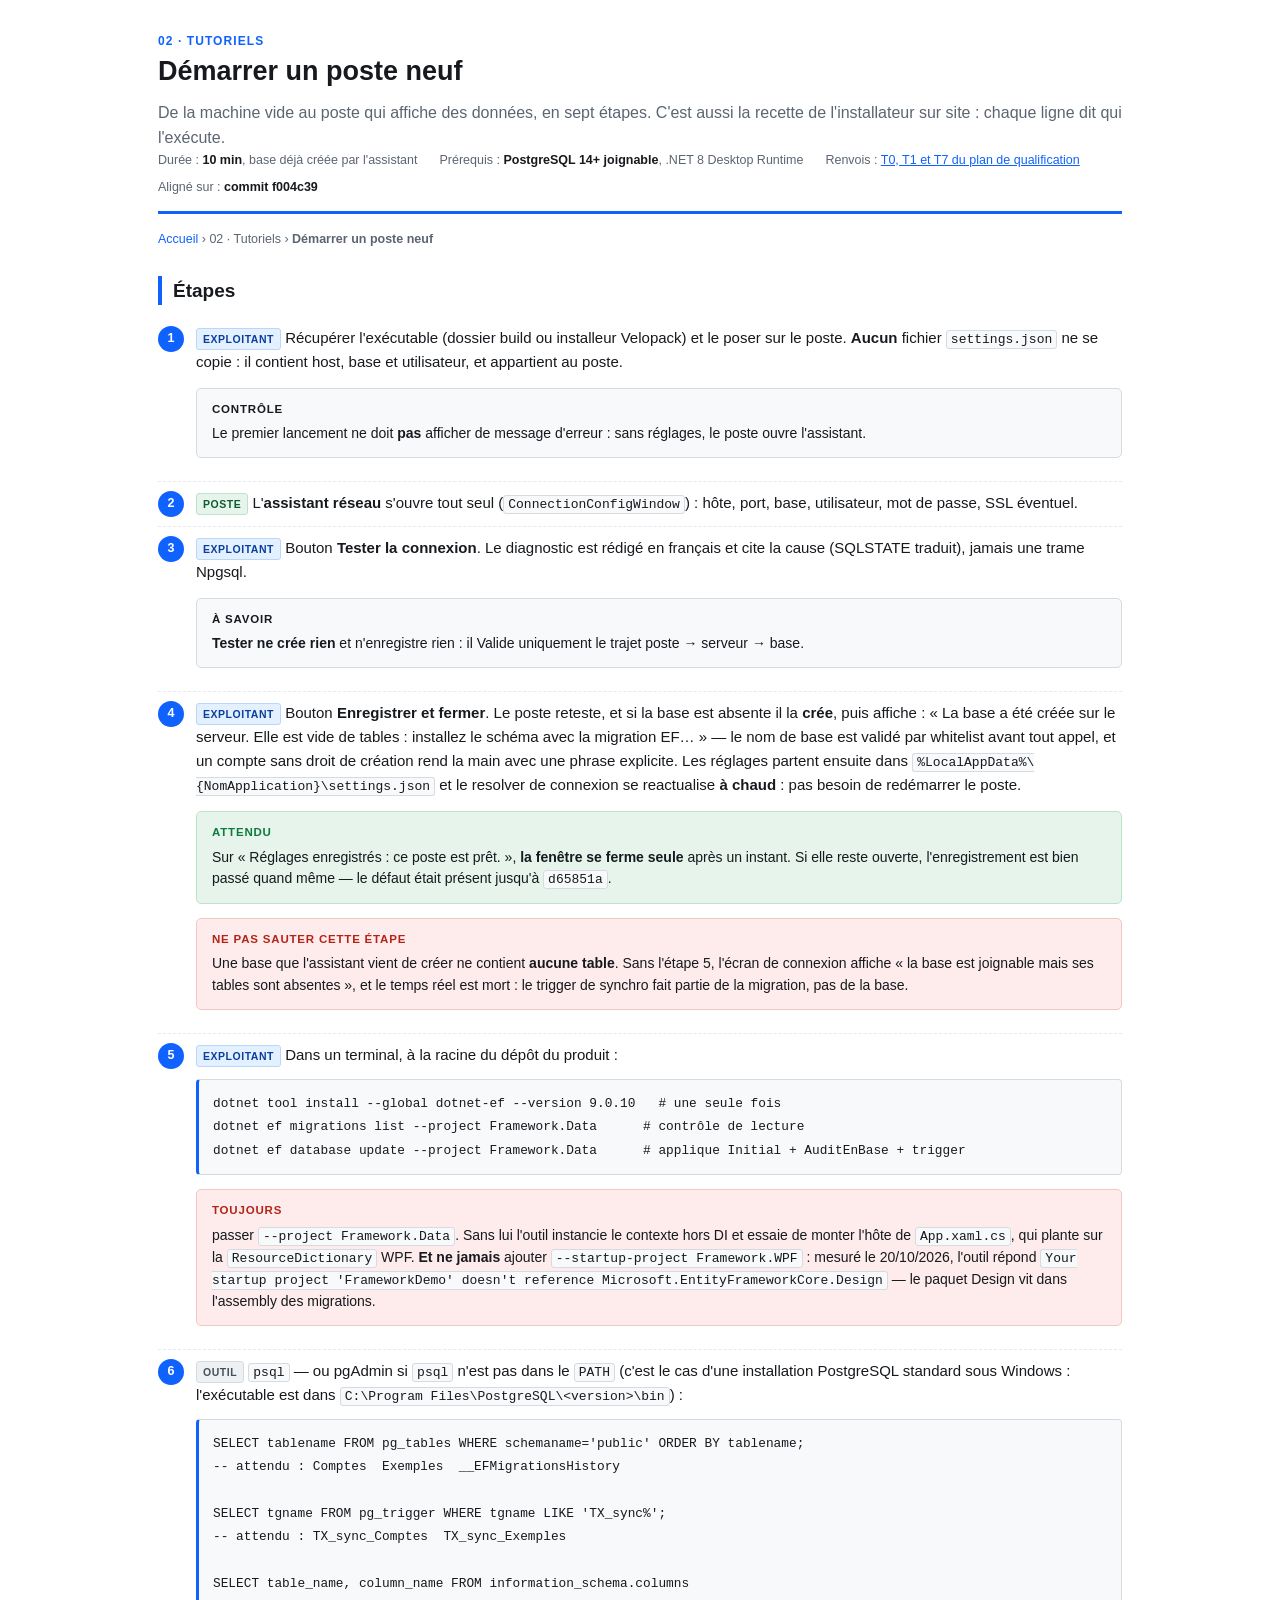
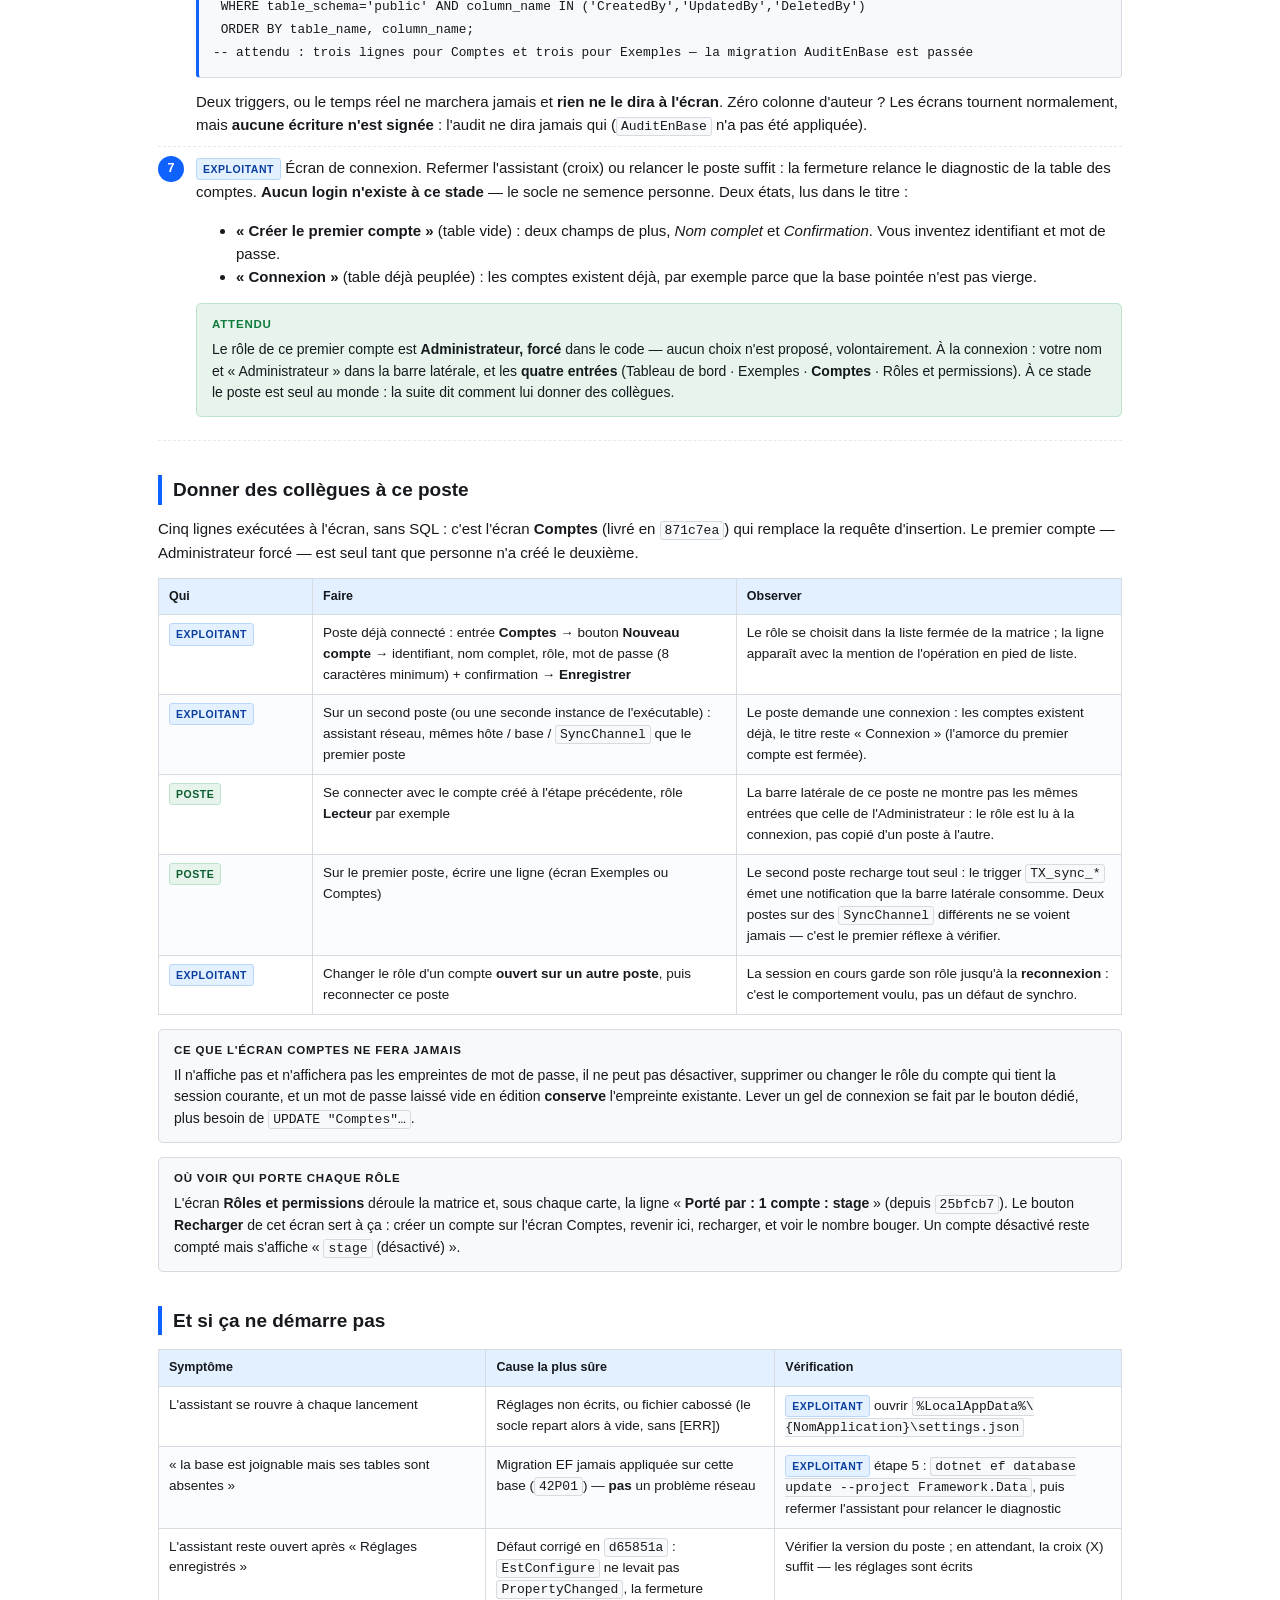
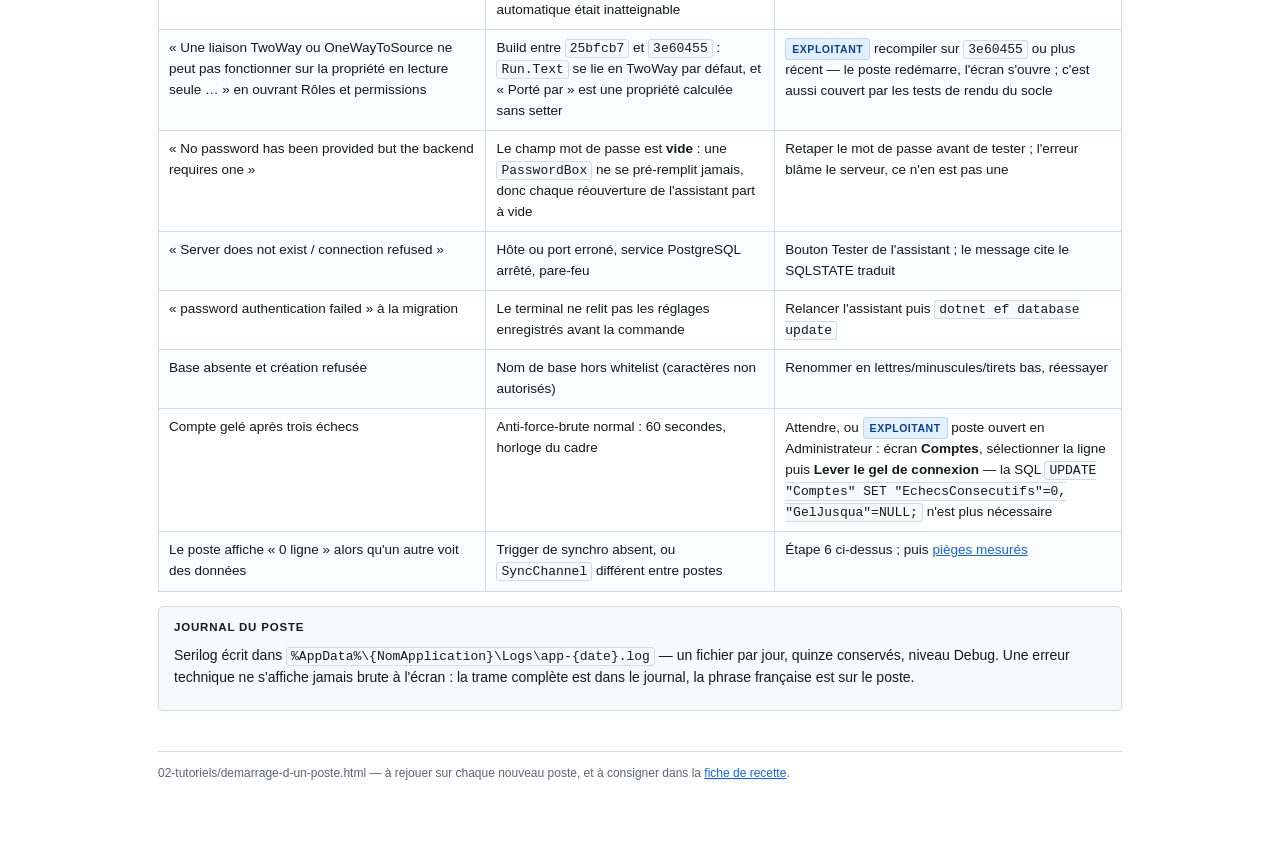
<file: documentation/02-tutoriels/demarrage-d-un-poste.html>
<!DOCTYPE html>
<html lang="fr">
<head>
<meta charset="utf-8">
<meta name="viewport" content="width=device-width, initial-scale=1">
<title>Démarrer un poste neuf — Framework</title>
<link rel="stylesheet" href="../assets/doc.css">
</head>
<body>
<div class="wrap">

  <header class="page-head">
    <div class="rubrique">02 · Tutoriels</div>
    <h1>Démarrer un poste neuf</h1>
    <p class="lede">De la machine vide au poste qui affiche des données, en sept étapes.
      C'est aussi la recette de l'installateur sur site&nbsp;: chaque ligne dit qui l'exécute.</p>
    <div class="meta">
      <span>Durée&nbsp;: <b>10 min</b>, base déjà créée par l'assistant</span>
      <span>Prérequis&nbsp;: <b>PostgreSQL 14+ joignable</b>, .NET 8 Desktop Runtime</span>
      <span>Renvois&nbsp;: <a href="../04-manuel-test/plan-de-qualification.html">T0, T1 et T7 du plan de qualification</a></span>
      <span>Aligné sur&nbsp;: <b>commit f004c39</b></span>
    </div>
  </header>

  <nav class="fils"><a href="../index.html">Accueil</a> › 02 · Tutoriels › <b>Démarrer un poste neuf</b></nav>

  <h2>Étapes</h2>

  <div class="pas"><div class="n">1</div><div class="c">
    <span class="qui qui-vous">Exploitant</span> Récupérer l'exécutable (dossier build ou installeur Velopack)
    et le poser sur le poste. <b>Aucun</b> fichier <code>settings.json</code> ne se copie&nbsp;:
    il contient host, base et utilisateur, et appartient au poste.
    <div class="encadre note"><span class="t">Contrôle</span> Le premier lancement ne doit <b>pas</b> afficher
    de message d'erreur&nbsp;: sans réglages, le poste ouvre l'assistant.</div>
  </div></div>

  <div class="pas"><div class="n">2</div><div class="c">
    <span class="qui qui-poste">Poste</span> L'<b>assistant réseau</b> s'ouvre tout seul
    (<code>ConnectionConfigWindow</code>)&nbsp;: hôte, port, base, utilisateur, mot de passe, SSL éventuel.
  </div></div>

  <div class="pas"><div class="n">3</div><div class="c">
    <span class="qui qui-vous">Exploitant</span> Bouton <b>Tester la connexion</b>. Le diagnostic est rédigé en français
    et cite la cause (SQLSTATE traduit), jamais une trame Npgsql.
    <div class="encadre note"><span class="t">À savoir</span> <b>Tester ne crée rien</b> et n'enregistre rien&nbsp;:
    il Valide uniquement le trajet poste → serveur → base.</div>
  </div></div>

  <div class="pas"><div class="n">4</div><div class="c">
    <span class="qui qui-vous">Exploitant</span> Bouton <b>Enregistrer et fermer</b>. Le poste reteste, et si la base
    est absente il la <b>crée</b>, puis affiche&nbsp;: «&nbsp;La base a été créée sur le serveur. Elle est vide
    de tables&nbsp;: installez le schéma avec la migration EF…&nbsp;» — le nom de base est validé par
    whitelist avant tout appel, et un compte sans droit de création rend la main avec une phrase explicite.
    Les réglages partent ensuite dans <code>%LocalAppData%\{NomApplication}\settings.json</code> et le resolver de
    connexion se reactualise <b>à chaud</b>&nbsp;: pas besoin de redémarrer le poste.
    <div class="encadre attendu"><span class="t">Attendu</span> Sur «&nbsp;Réglages enregistrés&nbsp;: ce poste est
    prêt.&nbsp;», <b>la fenêtre se ferme seule</b> après un instant. Si elle reste ouverte, l'enregistrement est
    bien passé quand même — le défaut était présent jusqu'à <code>d65851a</code>.</div>
    <div class="encadre danger"><span class="t">Ne pas sauter cette étape</span> Une base que l'assistant vient
    de créer ne contient <b>aucune table</b>. Sans l'étape 5, l'écran de connexion affiche «&nbsp;la base est
    joignable mais ses tables sont absentes&nbsp;», et le temps réel est mort&nbsp;: le trigger de synchro
    fait partie de la migration, pas de la base.</div>
  </div></div>

  <div class="pas"><div class="n">5</div><div class="c">
    <span class="qui qui-vous">Exploitant</span> Dans un terminal, à la racine du dépôt du produit&nbsp;:
    <pre><code>dotnet tool install --global dotnet-ef --version 9.0.10   # une seule fois
dotnet ef migrations list --project Framework.Data      # contrôle de lecture
dotnet ef database update --project Framework.Data      # applique Initial + AuditEnBase + trigger</code></pre>
    <div class="encadre danger"><span class="t">Toujours</span> passer <code>--project Framework.Data</code>.
    Sans lui l'outil instancie le contexte hors DI et essaie de monter l'hôte de <code>App.xaml.cs</code>,
    qui plante sur la <code>ResourceDictionary</code> WPF. <b>Et ne jamais</b> ajouter
    <code>--startup-project Framework.WPF</code> : mesuré le 20/10/2026, l'outil répond
    <code>Your startup project 'FrameworkDemo' doesn't reference
    Microsoft.EntityFrameworkCore.Design</code> — le paquet Design vit dans l'assembly des migrations.</div>
  </div></div>

  <div class="pas"><div class="n">6</div><div class="c">
    <span class="qui qui-outil">Outil</span> <code>psql</code> — ou pgAdmin si <code>psql</code> n'est pas dans le
    <code>PATH</code> (c'est le cas d'une installation PostgreSQL standard sous Windows&nbsp;: l'exécutable est
    dans <code>C:\Program Files\PostgreSQL\&lt;version&gt;\bin</code>)&nbsp;:
    <pre><code>SELECT tablename FROM pg_tables WHERE schemaname='public' ORDER BY tablename;
-- attendu : Comptes  Exemples  __EFMigrationsHistory

SELECT tgname FROM pg_trigger WHERE tgname LIKE 'TX_sync%';
-- attendu : TX_sync_Comptes  TX_sync_Exemples

SELECT table_name, column_name FROM information_schema.columns
 WHERE table_schema='public' AND column_name IN ('CreatedBy','UpdatedBy','DeletedBy')
 ORDER BY table_name, column_name;
-- attendu : trois lignes pour Comptes et trois pour Exemples — la migration AuditEnBase est passée</code></pre>
    Deux triggers, ou le temps réel ne marchera jamais et <b>rien ne le dira à l'écran</b>. Zéro colonne
    d'auteur&nbsp;? Les écrans tournent normalement, mais <b>aucune écriture n'est signée</b>&nbsp;: l'audit
    ne dira jamais qui (<code>AuditEnBase</code> n'a pas été appliquée).
  </div></div>

  <div class="pas"><div class="n">7</div><div class="c">
    <span class="qui qui-vous">Exploitant</span> Écran de connexion. Refermer l'assistant (croix) ou relancer le
    poste suffit&nbsp;: la fermeture relance le diagnostic de la table des comptes.
    <b>Aucun login n'existe à ce stade</b> — le socle ne semence personne. Deux états, lus dans le titre&nbsp;:
    <ul>
      <li><b>«&nbsp;Créer le premier compte&nbsp;»</b> (table vide)&nbsp;: deux champs de plus, <i>Nom complet</i>
        et <i>Confirmation</i>. Vous inventez identifiant et mot de passe.</li>
      <li><b>«&nbsp;Connexion&nbsp;»</b> (table déjà peuplée)&nbsp;: les comptes existent déjà, par exemple
        parce que la base pointée n'est pas vierge.</li>
    </ul>
    <div class="encadre attendu"><span class="t">Attendu</span> Le rôle de ce premier compte est
    <b>Administrateur, forcé</b> dans le code — aucun choix n'est proposé, volontairement.
    À la connexion&nbsp;: votre nom et « Administrateur » dans la barre latérale, et les
    <b>quatre entrées</b> (Tableau de bord · Exemples · <b>Comptes</b> · Rôles et permissions). À ce stade
    le poste est seul au monde&nbsp;: la suite dit comment lui donner des collègues.</div>
  </div></div>

  <h2>Donner des collègues à ce poste</h2>
  <p>Cinq lignes exécutées à l'écran, sans SQL&nbsp;: c'est l'écran <b>Comptes</b> (livré en
    <code>871c7ea</code>) qui remplace la requête d'insertion. Le premier compte — Administrateur forcé —
    est seul tant que personne n'a créé le deuxième.</p>
  <table>
    <thead><tr><th style="width:16%">Qui</th><th style="width:44%">Faire</th><th>Observer</th></tr></thead>
    <tbody>
      <tr><td><span class="qui qui-vous">Exploitant</span></td>
        <td>Poste déjà connecté&nbsp;: entrée <b>Comptes</b> → bouton <b>Nouveau compte</b> →
          identifiant, nom complet, rôle, mot de passe (8 caractères minimum) + confirmation →
          <b>Enregistrer</b></td>
        <td>Le rôle se choisit dans la liste fermée de la matrice&nbsp;; la ligne apparaît avec la mention
          de l'opération en pied de liste.</td></tr>
      <tr><td><span class="qui qui-vous">Exploitant</span></td>
        <td>Sur un second poste (ou une seconde instance de l'exécutable)&nbsp;: assistant réseau, mêmes
          hôte / base / <code>SyncChannel</code> que le premier poste</td>
        <td>Le poste demande une connexion&nbsp;: les comptes existent déjà, le titre reste
          «&nbsp;Connexion&nbsp;» (l'amorce du premier compte est fermée).</td></tr>
      <tr><td><span class="qui qui-poste">Poste</span></td>
        <td>Se connecter avec le compte créé à l'étape précédente, rôle <b>Lecteur</b> par exemple</td>
        <td>La barre latérale de ce poste ne montre pas les mêmes entrées que celle de l'Administrateur&nbsp;:
          le rôle est lu à la connexion, pas copié d'un poste à l'autre.</td></tr>
      <tr><td><span class="qui qui-poste">Poste</span></td>
        <td>Sur le premier poste, écrire une ligne (écran Exemples ou Comptes)</td>
        <td>Le second poste recharge tout seul&nbsp;: le trigger <code>TX_sync_*</code> émet une
          notification que la barre latérale consomme. Deux postes sur des <code>SyncChannel</code>
          différents ne se voient jamais — c'est le premier réflexe à vérifier.</td></tr>
      <tr><td><span class="qui qui-vous">Exploitant</span></td>
        <td>Changer le rôle d'un compte <b>ouvert sur un autre poste</b>, puis reconnecter ce poste</td>
        <td>La session en cours garde son rôle jusqu'à la <b>reconnexion</b>&nbsp;: c'est le comportement
          voulu, pas un défaut de synchro.</td></tr>
    </tbody>
  </table>
  <div class="encadre note"><span class="t">Ce que l'écran Comptes ne fera jamais</span>
    Il n'affiche pas et n'affichera pas les empreintes de mot de passe, il ne peut pas désactiver, supprimer
    ou changer le rôle du compte qui tient la session courante, et un mot de passe laissé vide en édition
    <b>conserve</b> l'empreinte existante. Lever un gel de connexion se fait par le bouton dédié, plus
    besoin de <code>UPDATE&nbsp;"Comptes"…</code>.</div>
  <div class="encadre note"><span class="t">Où voir qui porte chaque rôle</span>
    L'écran <b>Rôles et permissions</b> déroule la matrice et, sous chaque carte, la ligne
    «&nbsp;<b>Porté par&nbsp;: 1 compte&nbsp;: stage</b>&nbsp;» (depuis <code>25bfcb7</code>). Le bouton
    <b>Recharger</b> de cet écran sert à ça&nbsp;: créer un compte sur l'écran Comptes, revenir ici, recharger,
    et voir le nombre bouger. Un compte désactivé reste compté mais s'affiche
    «&nbsp;<code>stage</code> (désactivé)&nbsp;».</div>

  <h2>Et si ça ne démarre pas</h2>
  <table>
    <thead><tr><th style="width:34%">Symptôme</th><th style="width:30%">Cause la plus sûre</th><th>Vérification</th></tr></thead>
    <tbody>
      <tr><td>L'assistant se rouvre à chaque lancement</td>
        <td>Réglages non écrits, ou fichier cabossé (le socle repart alors à vide, sans [ERR])</td>
        <td><span class="qui qui-vous">Exploitant</span> ouvrir <code>%LocalAppData%\{NomApplication}\settings.json</code></td></tr>
      <tr><td>«&nbsp;la base est joignable mais ses tables sont absentes&nbsp;»</td>
        <td>Migration EF jamais appliquée sur cette base (<code>42P01</code>) — <b>pas</b> un problème réseau</td>
        <td><span class="qui qui-vous">Exploitant</span> étape 5&nbsp;: <code>dotnet ef database update --project Framework.Data</code>,
          puis refermer l'assistant pour relancer le diagnostic</td></tr>
      <tr><td>L'assistant reste ouvert après «&nbsp;Réglages enregistrés&nbsp;»</td>
        <td>Défaut corrigé en <code>d65851a</code>&nbsp;: <code>EstConfigure</code> ne levait pas
          <code>PropertyChanged</code>, la fermeture automatique était inatteignable</td>
        <td>Vérifier la version du poste&nbsp;; en attendant, la croix (X) suffit — les réglages sont écrits</td></tr>
      <tr><td>«&nbsp;Une liaison TwoWay ou OneWayToSource ne peut pas fonctionner sur la propriété en lecture
        seule&nbsp;…&nbsp;» en ouvrant Rôles et permissions</td>
        <td>Build entre <code>25bfcb7</code> et <code>3e60455</code>&nbsp;: <code>Run.Text</code> se lie en TwoWay
          par défaut, et «&nbsp;Porté par&nbsp;» est une propriété calculée sans setter</td>
        <td><span class="qui qui-vous">Exploitant</span> recompiler sur <code>3e60455</code> ou plus récent&nbsp;—
          le poste redémarre, l'écran s'ouvre&nbsp;; c'est aussi couvert par les tests de rendu du socle</td></tr>
      <tr><td>«&nbsp;No password has been provided but the backend requires one&nbsp;»</td>
        <td>Le champ mot de passe est <b>vide</b>&nbsp;: une <code>PasswordBox</code> ne se pré-remplit jamais,
          donc chaque réouverture de l'assistant part à vide</td>
        <td>Retaper le mot de passe avant de tester&nbsp;; l'erreur blâme le serveur, ce n'en est pas une</td></tr>
      <tr><td>« Server does not exist / connection refused »</td>
        <td>Hôte ou port erroné, service PostgreSQL arrêté, pare-feu</td>
        <td>Bouton Tester de l'assistant&nbsp;; le message cite le SQLSTATE traduit</td></tr>
      <tr><td>« password authentication failed » à la migration</td>
        <td>Le terminal ne relit pas les réglages enregistrés avant la commande</td>
        <td>Relancer l'assistant puis <code>dotnet ef database update</code></td></tr>
      <tr><td>Base absente et création refusée</td>
        <td>Nom de base hors whitelist (caractères non autorisés)</td>
        <td>Renommer en lettres/minuscules/tirets bas, réessayer</td></tr>
      <tr><td>Compte gelé après trois échecs</td>
        <td>Anti-force-brute normal&nbsp;: 60 secondes, horloge du cadre</td>
        <td>Attendre, ou <span class="qui qui-vous">Exploitant</span> poste ouvert en Administrateur&nbsp;:
          écran <b>Comptes</b>, sélectionner la ligne puis <b>Lever le gel de connexion</b>&nbsp;— la SQL
          <code>UPDATE "Comptes" SET "EchecsConsecutifs"=0, "GelJusqua"=NULL;</code> n'est plus nécessaire</td></tr>
      <tr><td>Le poste affiche « 0 ligne » alors qu'un autre voit des données</td>
        <td>Trigger de synchro absent, ou <code>SyncChannel</code> différent entre postes</td>
        <td>Étape 6 ci-dessus&nbsp;; puis <a href="../05-qualite/conventions-et-pieges.html">pièges mesurés</a></td></tr>
    </tbody>
  </table>

  <div class="encadre note">
    <span class="t">Journal du poste</span>
    <p>Serilog écrit dans <code>%AppData%\{NomApplication}\Logs\app-{date}.log</code> — un fichier par jour,
      quinze conservés, niveau Debug. Une erreur technique ne s'affiche jamais brute à l'écran&nbsp;:
      la trame complète est dans le journal, la phrase française est sur le poste.</p>
  </div>

  <footer class="pied">02-tutoriels/demarrage-d-un-poste.html — à rejouer sur chaque nouveau poste,
    et à consigner dans la <a href="../04-manuel-test/fiche-de-recette.html">fiche de recette</a>.</footer>

</div>
</body>
</html>
</file>
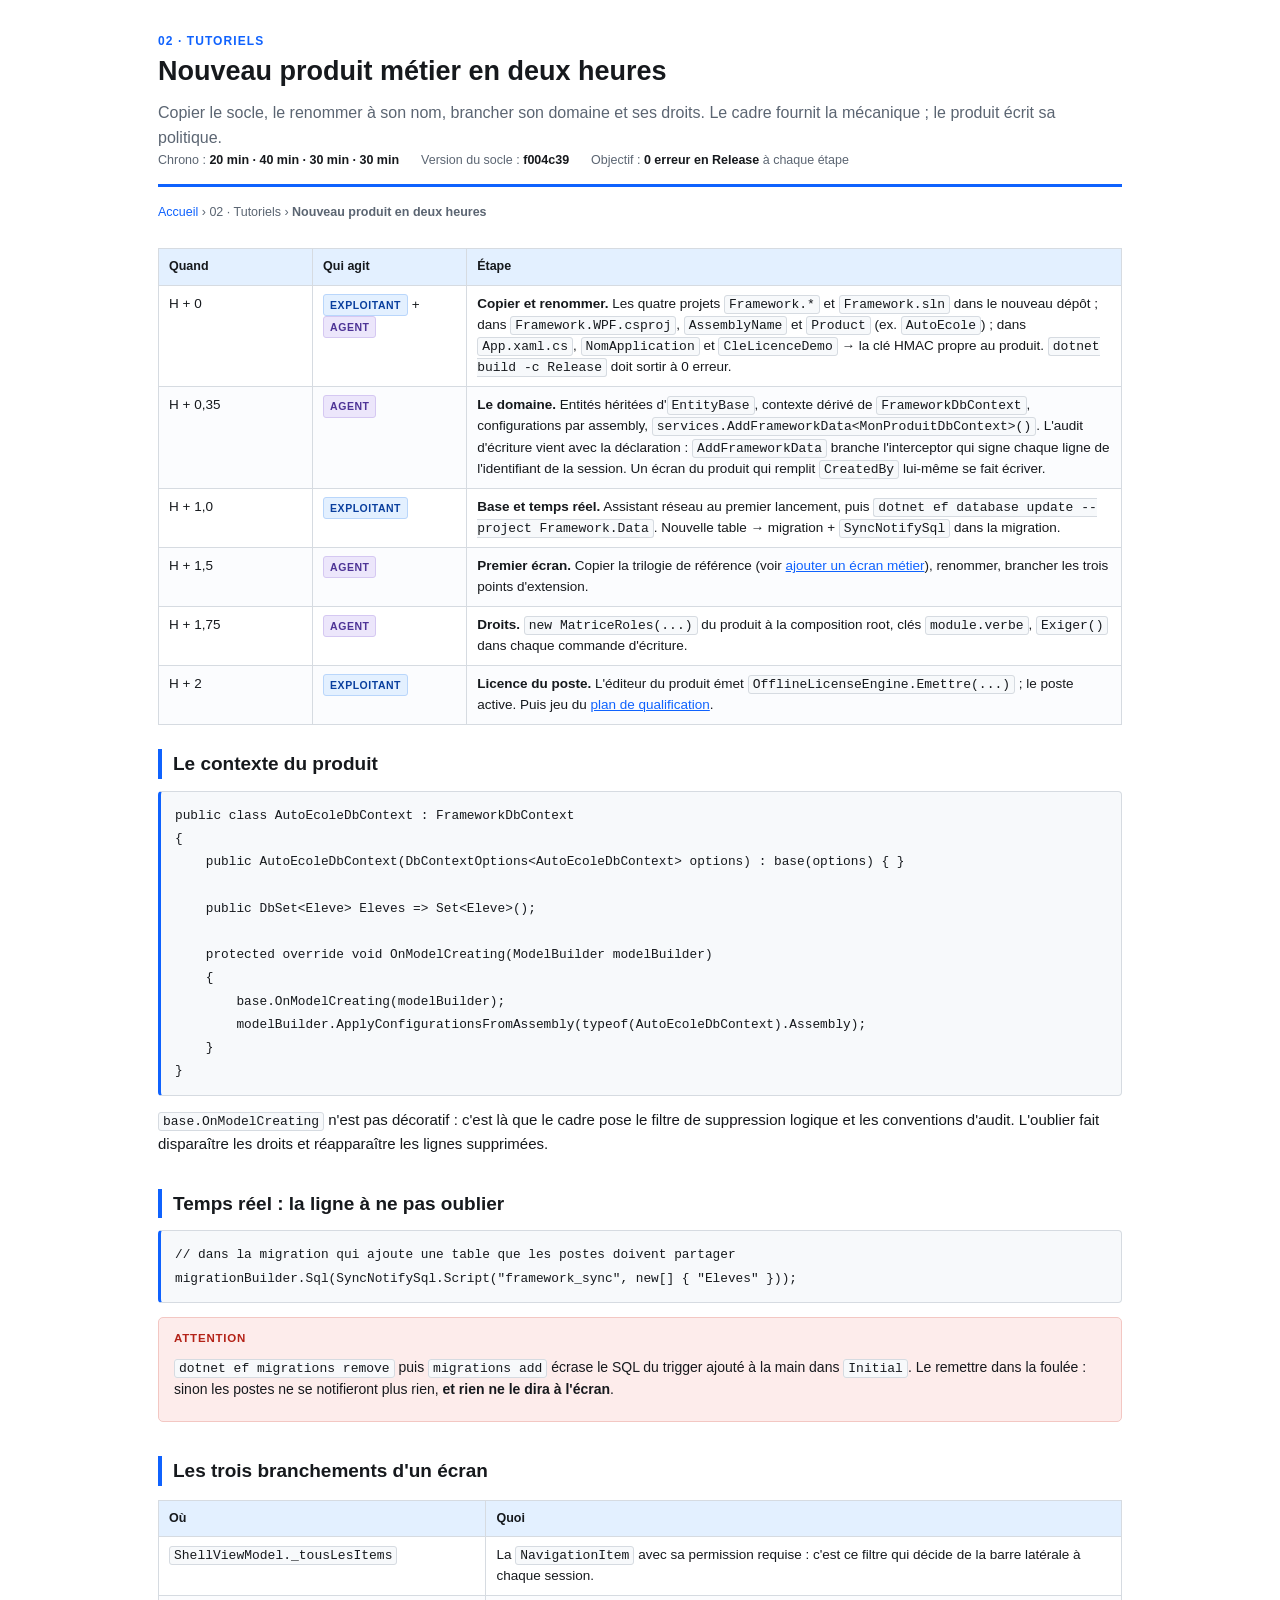
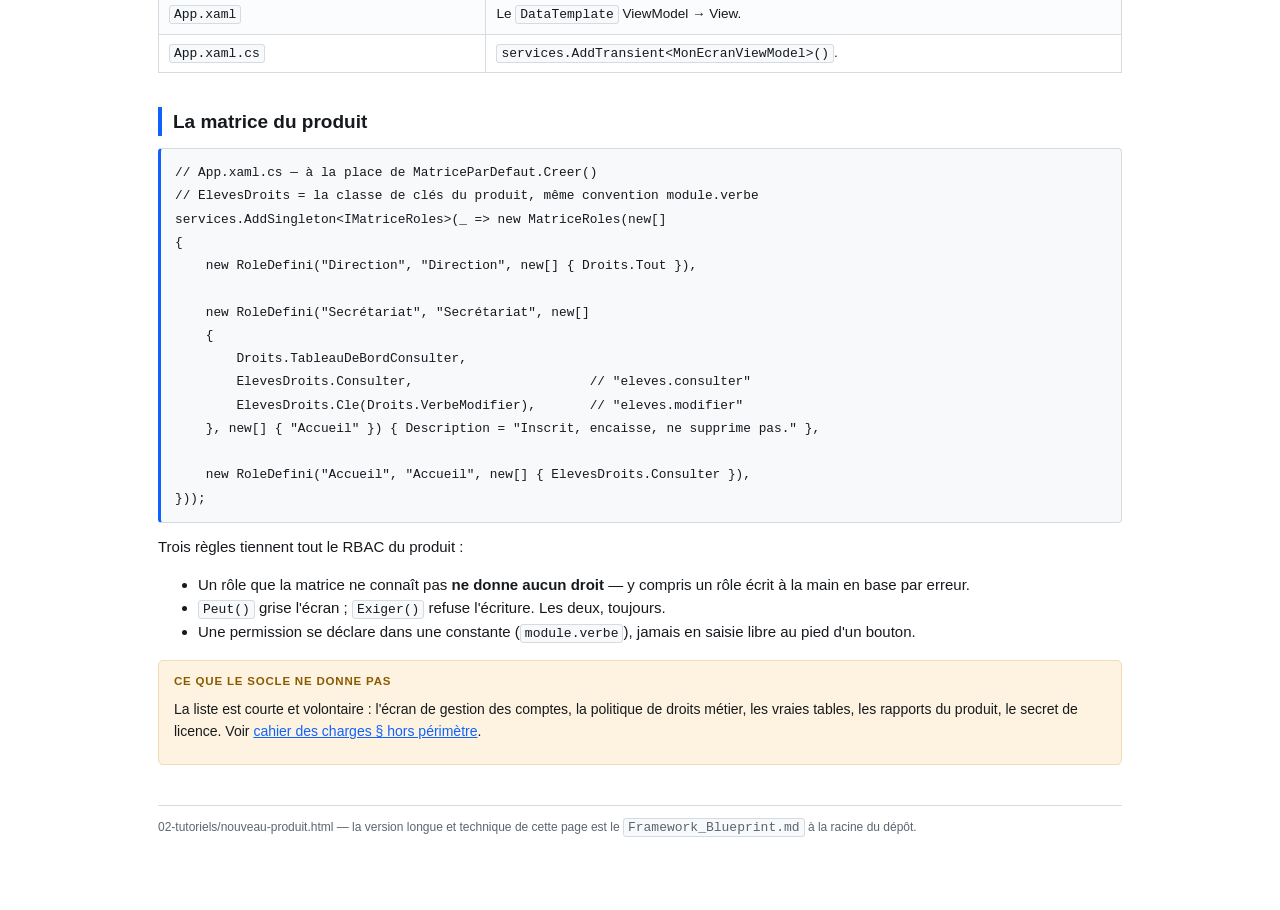
<file: documentation/02-tutoriels/nouveau-produit.html>
<!DOCTYPE html>
<html lang="fr">
<head>
<meta charset="utf-8">
<meta name="viewport" content="width=device-width, initial-scale=1">
<title>Nouveau produit en deux heures — Framework</title>
<link rel="stylesheet" href="../assets/doc.css">
</head>
<body>
<div class="wrap">

  <header class="page-head">
    <div class="rubrique">02 · Tutoriels</div>
    <h1>Nouveau produit métier en deux heures</h1>
    <p class="lede">Copier le socle, le renommer à son nom, brancher son domaine et ses droits.
      Le cadre fournit la mécanique&nbsp;; le produit écrit sa politique.</p>
    <div class="meta">
      <span>Chrono&nbsp;: <b>20 min · 40 min · 30 min · 30 min</b></span>
      <span>Version du socle&nbsp;: <b>f004c39</b></span>
      <span>Objectif&nbsp;: <b>0 erreur en Release</b> à chaque étape</span>
    </div>
  </header>

  <nav class="fils"><a href="../index.html">Accueil</a> › 02 · Tutoriels › <b>Nouveau produit en deux heures</b></nav>

  <table>
    <thead><tr><th style="width:16%">Quand</th><th style="width:16%">Qui agit</th><th>Étape</th></tr></thead>
    <tbody>
      <tr><td>H + 0</td><td><span class="qui qui-vous">Exploitant</span> + <span class="qui qui-agent">Agent</span></td>
        <td><b>Copier et renommer.</b> Les quatre projets <code>Framework.*</code> et <code>Framework.sln</code>
          dans le nouveau dépôt&nbsp;; dans <code>Framework.WPF.csproj</code>, <code>AssemblyName</code> et
          <code>Product</code> (ex.&nbsp;<code>AutoEcole</code>)&nbsp;; dans <code>App.xaml.cs</code>,
          <code>NomApplication</code> et <code>CleLicenceDemo</code> → la clé HMAC propre au produit.
          <code>dotnet build -c Release</code> doit sortir à 0 erreur.</td></tr>
      <tr><td>H + 0,35</td><td><span class="qui qui-agent">Agent</span></td>
        <td><b>Le domaine.</b> Entités héritées d'<code>EntityBase</code>, contexte dérivé de
          <code>FrameworkDbContext</code>, configurations par assembly,
          <code>services.AddFrameworkData&lt;MonProduitDbContext&gt;()</code>. L'audit d'écriture vient avec
          la déclaration&nbsp;: <code>AddFrameworkData</code> branche l'interceptor qui signe chaque ligne de
          l'identifiant de la session. Un écran du produit qui remplit <code>CreatedBy</code> lui-même se
          fait écriver.</td></tr>
      <tr><td>H + 1,0</td><td><span class="qui qui-vous">Exploitant</span></td>
        <td><b>Base et temps réel.</b> Assistant réseau au premier lancement, puis
          <code>dotnet ef database update --project Framework.Data</code>. Nouvelle table&nbsp;→
          migration + <code>SyncNotifySql</code> dans la migration.</td></tr>
      <tr><td>H + 1,5</td><td><span class="qui qui-agent">Agent</span></td>
        <td><b>Premier écran.</b> Copier la trilogie de référence (voir
          <a href="ajouter-ecran-metier.html">ajouter un écran métier</a>), renommer, brancher les trois points
          d'extension.</td></tr>
      <tr><td>H + 1,75</td><td><span class="qui qui-agent">Agent</span></td>
        <td><b>Droits.</b> <code>new MatriceRoles(...)</code> du produit à la composition root, clés
          <code>module.verbe</code>, <code>Exiger()</code> dans chaque commande d'écriture.</td></tr>
      <tr><td>H + 2</td><td><span class="qui qui-vous">Exploitant</span></td>
        <td><b>Licence du poste.</b> L'éditeur du produit émet <code>OfflineLicenseEngine.Emettre(...)</code>&nbsp;;
          le poste active. Puis jeu du <a href="../04-manuel-test/plan-de-qualification.html">plan de qualification</a>.</td></tr>
    </tbody>
  </table>

  <h2>Le contexte du produit</h2>
  <pre><code>public class AutoEcoleDbContext : FrameworkDbContext
{
    public AutoEcoleDbContext(DbContextOptions&lt;AutoEcoleDbContext&gt; options) : base(options) { }

    public DbSet&lt;Eleve&gt; Eleves =&gt; Set&lt;Eleve&gt;();

    protected override void OnModelCreating(ModelBuilder modelBuilder)
    {
        base.OnModelCreating(modelBuilder);
        modelBuilder.ApplyConfigurationsFromAssembly(typeof(AutoEcoleDbContext).Assembly);
    }
}</code></pre>
  <p><code>base.OnModelCreating</code> n'est pas décoratif&nbsp;: c'est là que le cadre pose le filtre
    de suppression logique et les conventions d'audit. L'oublier fait disparaître les droits
    et réapparaître les lignes supprimées.</p>

  <h2>Temps réel&nbsp;: la ligne à ne pas oublier</h2>
  <pre><code>// dans la migration qui ajoute une table que les postes doivent partager
migrationBuilder.Sql(SyncNotifySql.Script("framework_sync", new[] { "Eleves" }));</code></pre>
  <div class="encadre danger">
    <span class="t">Attention</span>
    <p><code>dotnet ef migrations remove</code> puis <code>migrations add</code> écrase le SQL du trigger
      ajouté à la main dans <code>Initial</code>. Le remettre dans la foulée&nbsp;: sinon les postes ne se
      notifieront plus rien, <b>et rien ne le dira à l'écran</b>.</p>
  </div>

  <h2>Les trois branchements d'un écran</h2>
  <table>
    <thead><tr><th style="width:34%">Où</th><th>Quoi</th></tr></thead>
    <tbody>
      <tr><td><code>ShellViewModel._tousLesItems</code></td>
        <td>La <code>NavigationItem</code> avec sa permission requise&nbsp;: c'est ce filtre qui décide
          de la barre latérale à chaque session.</td></tr>
      <tr><td><code>App.xaml</code></td><td>Le <code>DataTemplate</code> ViewModel → View.</td></tr>
      <tr><td><code>App.xaml.cs</code></td><td><code>services.AddTransient&lt;MonEcranViewModel&gt;()</code>.</td></tr>
    </tbody>
  </table>

  <h2>La matrice du produit</h2>
  <pre><code>// App.xaml.cs — à la place de MatriceParDefaut.Creer()
// ElevesDroits = la classe de clés du produit, même convention module.verbe
services.AddSingleton&lt;IMatriceRoles&gt;(_ =&gt; new MatriceRoles(new[]
{
    new RoleDefini("Direction", "Direction", new[] { Droits.Tout }),

    new RoleDefini("Secrétariat", "Secrétariat", new[]
    {
        Droits.TableauDeBordConsulter,
        ElevesDroits.Consulter,                       // "eleves.consulter"
        ElevesDroits.Cle(Droits.VerbeModifier),       // "eleves.modifier"
    }, new[] { "Accueil" }) { Description = "Inscrit, encaisse, ne supprime pas." },

    new RoleDefini("Accueil", "Accueil", new[] { ElevesDroits.Consulter }),
}));</code></pre>
  <p>Trois règles tiennent tout le RBAC du produit&nbsp;:</p>
  <ul>
    <li>Un rôle que la matrice ne connaît pas <b>ne donne aucun droit</b> — y compris un rôle écrit
      à la main en base par erreur.</li>
    <li><code>Peut()</code> grise l'écran&nbsp;; <code>Exiger()</code> refuse l'écriture. Les deux, toujours.</li>
    <li>Une permission se déclare dans une constante (<code>module.verbe</code>), jamais en saisie libre
      au pied d'un bouton.</li>
  </ul>

  <div class="encadre attention">
    <span class="t">Ce que le socle ne donne pas</span>
    <p>La liste est courte et volontaire&nbsp;: l'écran de gestion des comptes, la politique de droits
      métier, les vraies tables, les rapports du produit, le secret de licence. Voir
      <a href="../03-plan/cahier-des-charges.html">cahier des charges § hors périmètre</a>.</p>
  </div>

  <footer class="pied">02-tutoriels/nouveau-produit.html — la version longue et technique de cette page
    est le <code>Framework_Blueprint.md</code> à la racine du dépôt.</footer>

</div>
</body>
</html>
</file>
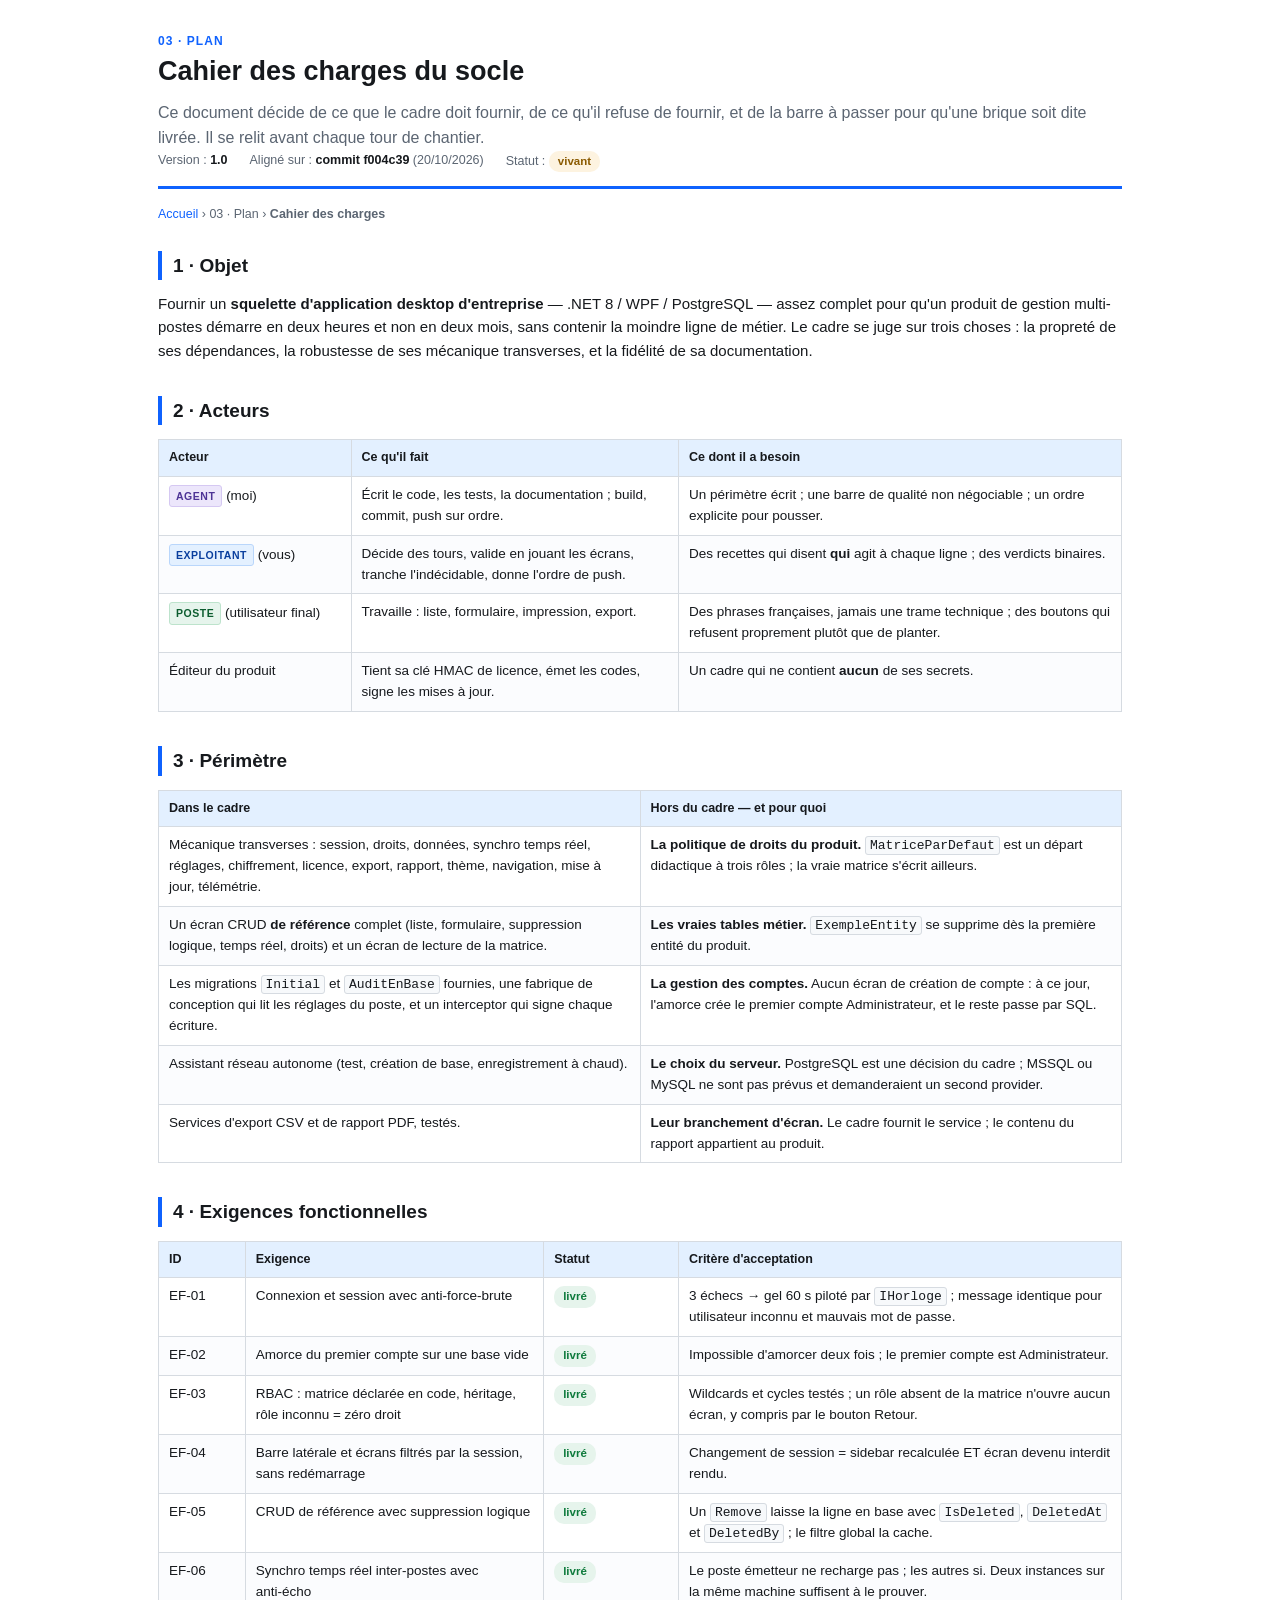
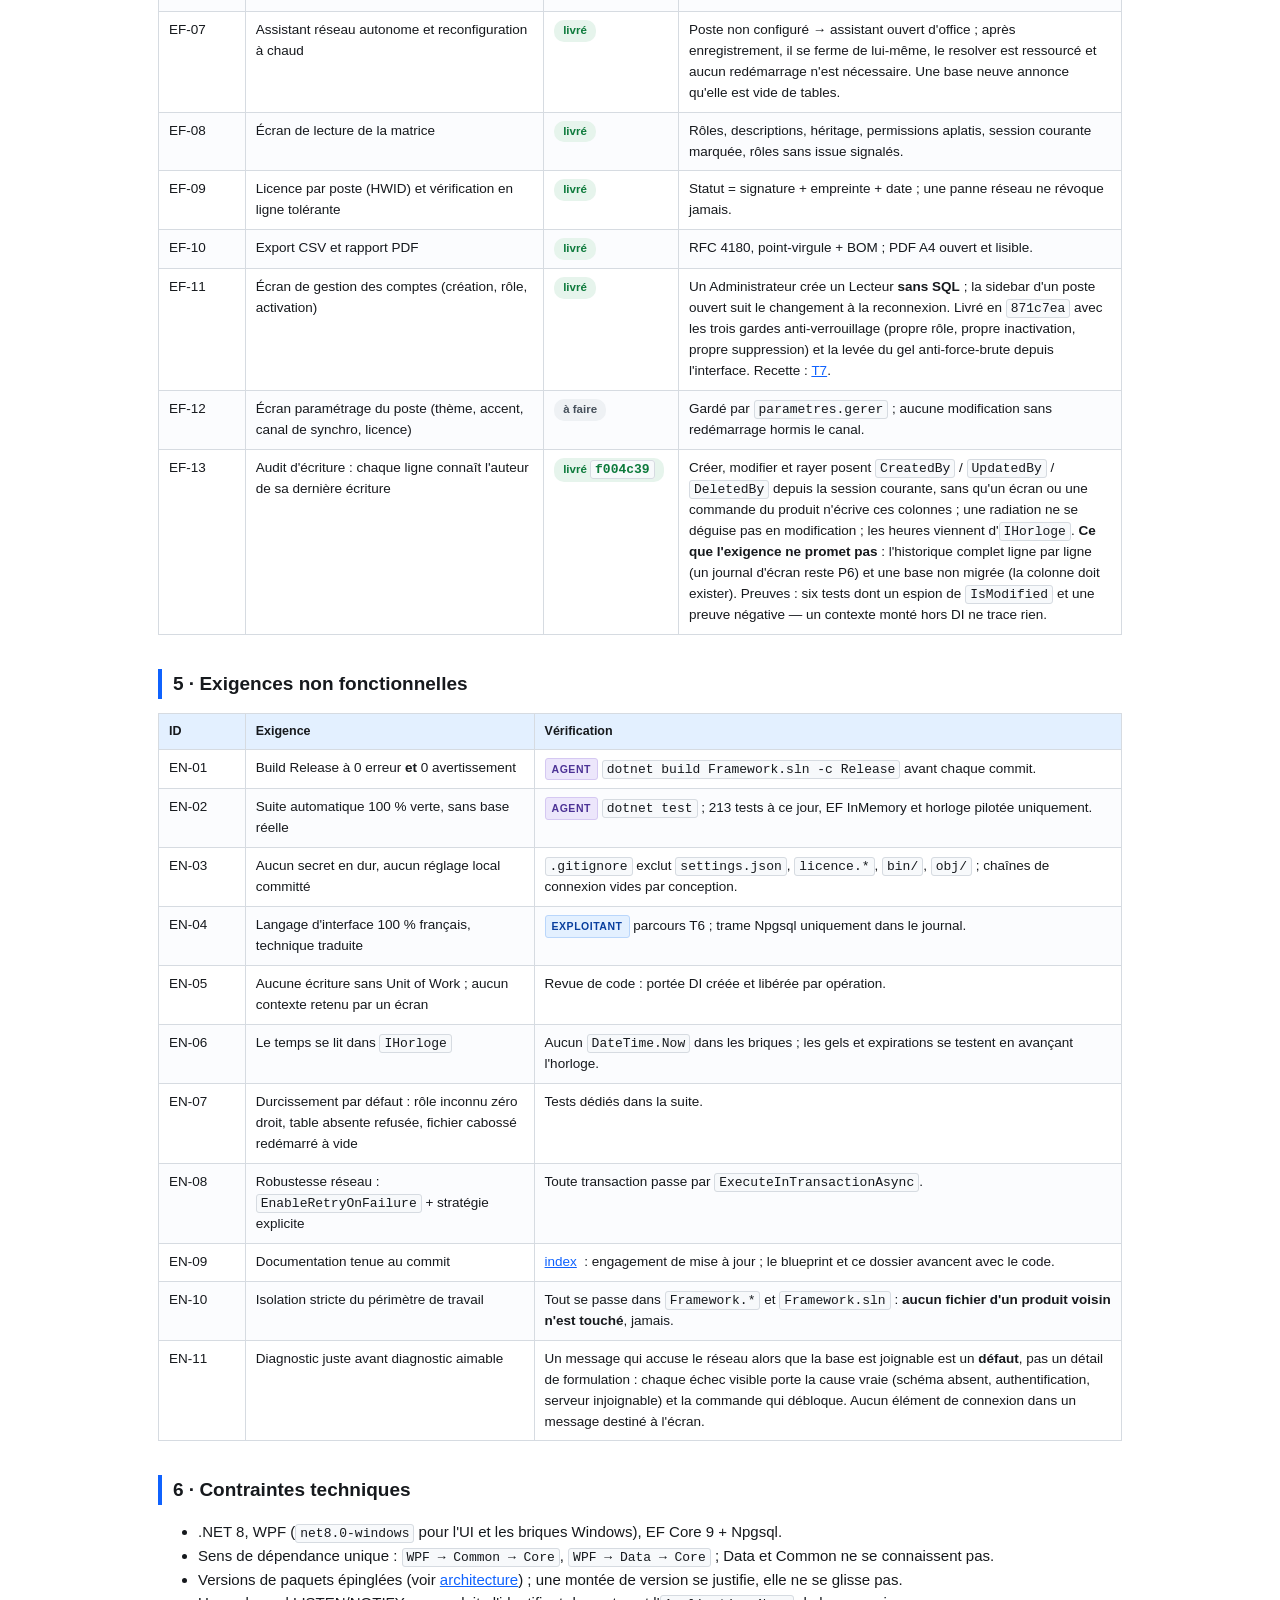
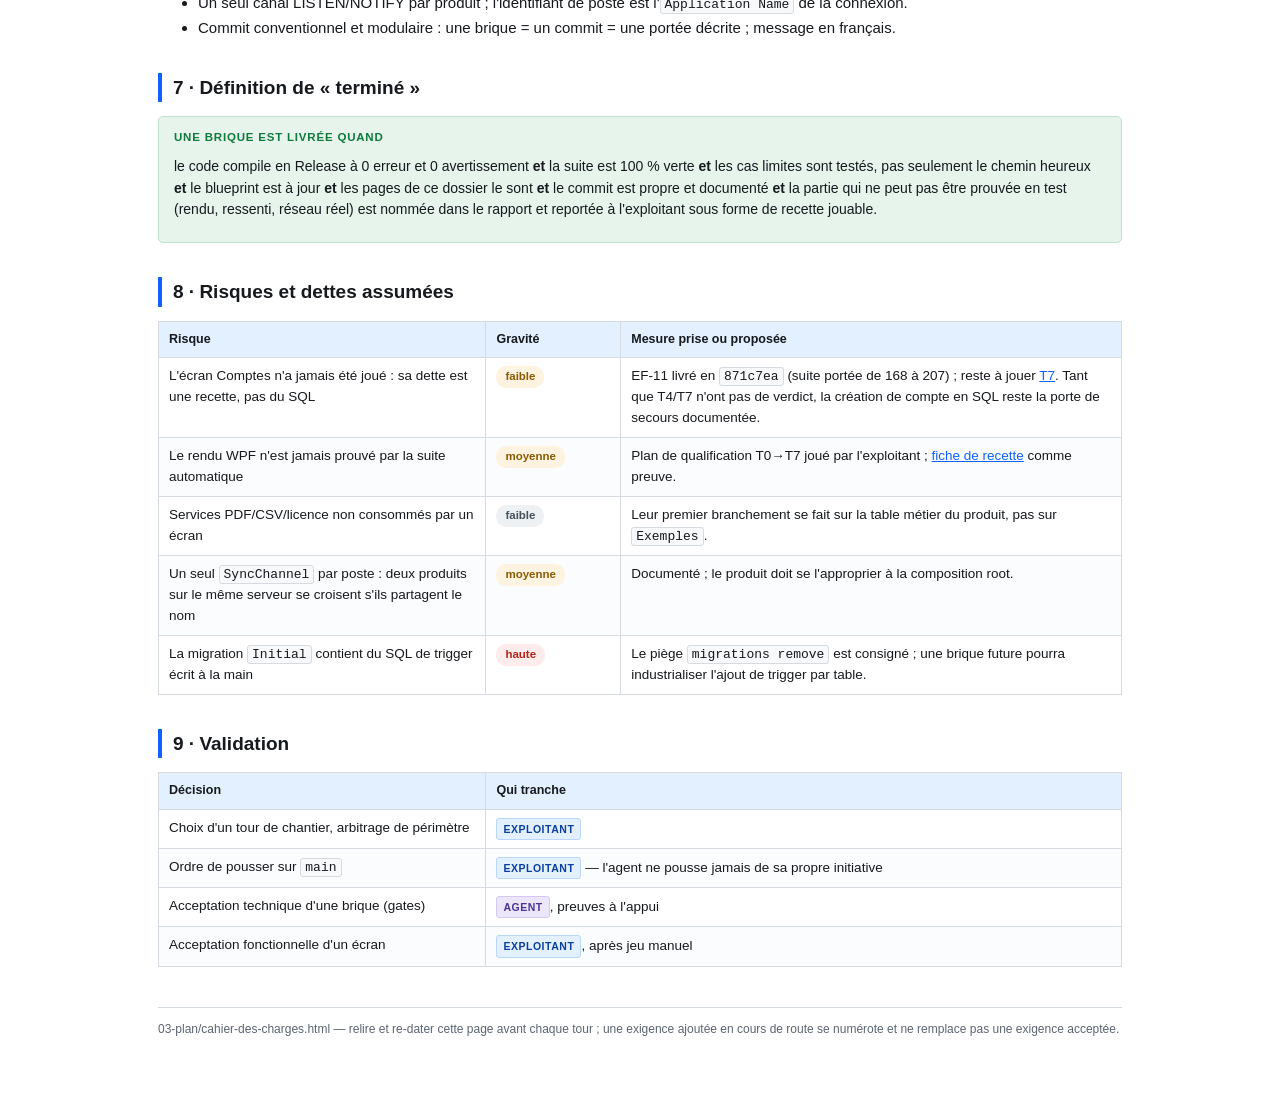
<file: documentation/03-plan/cahier-des-charges.html>
<!DOCTYPE html>
<html lang="fr">
<head>
<meta charset="utf-8">
<meta name="viewport" content="width=device-width, initial-scale=1">
<title>Cahier des charges — socle Framework</title>
<link rel="stylesheet" href="../assets/doc.css">
</head>
<body>
<div class="wrap">

  <header class="page-head">
    <div class="rubrique">03 · Plan</div>
    <h1>Cahier des charges du socle</h1>
    <p class="lede">Ce document décide de ce que le cadre doit fournir, de ce qu'il refuse de
      fournir, et de la barre à passer pour qu'une brique soit dite livrée. Il se relit avant
      chaque tour de chantier.</p>
    <div class="meta">
      <span>Version&nbsp;: <b>1.0</b></span>
      <span>Aligné sur&nbsp;: <b>commit f004c39</b> (20/10/2026)</span>
      <span>Statut&nbsp;: <span class="statut en-cours">vivant</span></span>
    </div>
  </header>

  <nav class="fils"><a href="../index.html">Accueil</a> › 03 · Plan › <b>Cahier des charges</b></nav>

  <h2>1 · Objet</h2>
  <p>Fournir un <b>squelette d'application desktop d'entreprise</b> — .NET 8 / WPF / PostgreSQL —
    assez complet pour qu'un produit de gestion multi-postes démarre en deux heures et non en deux
    mois, sans contenir la moindre ligne de métier. Le cadre se juge sur trois choses&nbsp;:
    la propreté de ses dépendances, la robustesse de ses mécanique transverses, et la fidélité de
    sa documentation.</p>

  <h2>2 · Acteurs</h2>
  <table>
    <thead><tr><th style="width:20%">Acteur</th><th style="width:34%">Ce qu'il fait</th><th>Ce dont il a besoin</th></tr></thead>
    <tbody>
      <tr><td><span class="qui qui-agent">Agent</span> (moi)</td>
        <td>Écrit le code, les tests, la documentation&nbsp;; build, commit, push sur ordre.</td>
        <td>Un périmètre écrit&nbsp;; une barre de qualité non négociable&nbsp;; un ordre explicite pour pousser.</td></tr>
      <tr><td><span class="qui qui-vous">Exploitant</span> (vous)</td>
        <td>Décide des tours, valide en jouant les écrans, tranche l'indécidable, donne l'ordre de push.</td>
        <td>Des recettes qui disent <b>qui</b> agit à chaque ligne&nbsp;; des verdicts binaires.</td></tr>
      <tr><td><span class="qui qui-poste">Poste</span> (utilisateur final)</td>
        <td>Travaille&nbsp;: liste, formulaire, impression, export.</td>
        <td>Des phrases françaises, jamais une trame technique&nbsp;; des boutons qui refusent
          proprement plutôt que de planter.</td></tr>
      <tr><td>Éditeur du produit</td>
        <td>Tient sa clé HMAC de licence, émet les codes, signe les mises à jour.</td>
        <td>Un cadre qui ne contient <b>aucun</b> de ses secrets.</td></tr>
    </tbody>
  </table>

  <h2>3 · Périmètre</h2>
  <table>
    <thead><tr><th style="width:50%">Dans le cadre</th><th>Hors du cadre — et pour quoi</th></tr></thead>
    <tbody>
      <tr>
        <td>Mécanique transverses&nbsp;: session, droits, données, synchro temps réel, réglages,
          chiffrement, licence, export, rapport, thème, navigation, mise à jour, télémétrie.</td>
        <td><b>La politique de droits du produit.</b> <code>MatriceParDefaut</code> est un départ
          didactique à trois rôles&nbsp;; la vraie matrice s'écrit ailleurs.</td></tr>
      <tr>
        <td>Un écran CRUD <b>de référence</b> complet (liste, formulaire, suppression logique,
          temps réel, droits) et un écran de lecture de la matrice.</td>
        <td><b>Les vraies tables métier.</b> <code>ExempleEntity</code> se supprime dès la première
          entité du produit.</td></tr>
      <tr>
        <td>Les migrations <code>Initial</code> et <code>AuditEnBase</code> fournies, une fabrique de
          conception qui lit les réglages du poste, et un interceptor qui signe chaque écriture.</td>
        <td><b>La gestion des comptes.</b> Aucun écran de création de compte&nbsp;: à ce jour,
          l'amorce crée le premier compte Administrateur, et le reste passe par SQL.</td></tr>
      <tr>
        <td>Assistant réseau autonome (test, création de base, enregistrement à chaud).</td>
        <td><b>Le choix du serveur.</b> PostgreSQL est une décision du cadre&nbsp;; MSSQL ou MySQL
          ne sont pas prévus et demanderaient un second provider.</td></tr>
      <tr>
        <td>Services d'export CSV et de rapport PDF, testés.</td>
        <td><b>Leur branchement d'écran.</b> Le cadre fournit le service&nbsp;; le contenu du rapport
          appartient au produit.</td></tr>
    </tbody>
  </table>

  <h2>4 · Exigences fonctionnelles</h2>
  <table>
    <thead><tr><th style="width:9%">ID</th><th style="width:31%">Exigence</th><th style="width:14%">Statut</th><th>Critère d'acceptation</th></tr></thead>
    <tbody>
      <tr><td>EF-01</td><td>Connexion et session avec anti-force-brute</td><td><span class="statut livre">livré</span></td>
        <td>3 échecs → gel 60 s piloté par <code>IHorloge</code>&nbsp;; message identique pour
          utilisateur inconnu et mauvais mot de passe.</td></tr>
      <tr><td>EF-02</td><td>Amorce du premier compte sur une base vide</td><td><span class="statut livre">livré</span></td>
        <td>Impossible d'amorcer deux fois&nbsp;; le premier compte est Administrateur.</td></tr>
      <tr><td>EF-03</td><td>RBAC&nbsp;: matrice déclarée en code, héritage, rôle inconnu = zéro droit</td>
        <td><span class="statut livre">livré</span></td>
        <td>Wildcards et cycles testés&nbsp;; un rôle absent de la matrice n'ouvre aucun écran,
          y compris par le bouton Retour.</td></tr>
      <tr><td>EF-04</td><td>Barre latérale et écrans filtrés par la session, sans redémarrage</td>
        <td><span class="statut livre">livré</span></td>
        <td>Changement de session = sidebar recalculée ET écran devenu interdit rendu.</td></tr>
      <tr><td>EF-05</td><td>CRUD de référence avec suppression logique</td><td><span class="statut livre">livré</span></td>
        <td>Un <code>Remove</code> laisse la ligne en base avec <code>IsDeleted</code>,
          <code>DeletedAt</code> et <code>DeletedBy</code>&nbsp;; le filtre global la cache.</td></tr>
      <tr><td>EF-06</td><td>Synchro temps réel inter-postes avec anti-écho</td><td><span class="statut livre">livré</span></td>
        <td>Le poste émetteur ne recharge pas&nbsp;; les autres si. Deux instances sur la même
          machine suffisent à le prouver.</td></tr>
      <tr><td>EF-07</td><td>Assistant réseau autonome et reconfiguration à chaud</td><td><span class="statut livre">livré</span></td>
        <td>Poste non configuré → assistant ouvert d'office&nbsp;; après enregistrement, il se ferme
          de lui-même, le resolver est ressourcé et aucun redémarrage n'est nécessaire. Une base
          neuve annonce qu'elle est vide de tables.</td></tr>
      <tr><td>EF-08</td><td>Écran de lecture de la matrice</td><td><span class="statut livre">livré</span></td>
        <td>Rôles, descriptions, héritage, permissions aplatis, session courante marquée,
          rôles sans issue signalés.</td></tr>
      <tr><td>EF-09</td><td>Licence par poste (HWID) et vérification en ligne tolérante</td>
        <td><span class="statut livre">livré</span></td>
        <td>Statut = signature + empreinte + date&nbsp;; une panne réseau ne révoque jamais.</td></tr>
      <tr><td>EF-10</td><td>Export CSV et rapport PDF</td><td><span class="statut livre">livré</span></td>
        <td>RFC 4180, point-virgule + BOM&nbsp;; PDF A4 ouvert et lisible.</td></tr>
      <tr><td>EF-11</td><td>Écran de gestion des comptes (création, rôle, activation)</td>
        <td><span class="statut livre">livré</span></td>
        <td>Un Administrateur crée un Lecteur <b>sans SQL</b>&nbsp;; la sidebar d'un poste ouvert
          suit le changement à la reconnexion. Livré en <code>871c7ea</code> avec les trois gardes
          anti-verrouillage (propre rôle, propre inactivation, propre suppression) et la levée du gel
          anti-force-brute depuis l'interface. Recette&nbsp;: <a href="../04-manuel-test/plan-de-qualification.html#t7">T7</a>.</td></tr>
      <tr><td>EF-12</td><td>Écran paramétrage du poste (thème, accent, canal de synchro, licence)</td>
        <td><span class="statut a-faire">à faire</span></td>
        <td>Gardé par <code>parametres.gerer</code>&nbsp;; aucune modification sans redémarrage
          hormis le canal.</td></tr>
      <tr><td>EF-13</td><td>Audit d'écriture&nbsp;: chaque ligne connaît l'auteur de sa dernière écriture</td>
        <td><span class="statut livre">livré <code>f004c39</code></span></td>
        <td>Créer, modifier et rayer posent <code>CreatedBy</code> / <code>UpdatedBy</code> /
          <code>DeletedBy</code> depuis la session courante, sans qu'un écran ou une commande du produit
          n'écrive ces colonnes&nbsp;; une radiation ne se déguise pas en modification&nbsp;; les heures
          viennent d'<code>IHorloge</code>. <b>Ce que l'exigence ne promet pas</b>&nbsp;: l'historique complet
          ligne par ligne (un journal d'écran reste P6) et une base non migrée (la colonne doit exister).
          Preuves&nbsp;: six tests dont un espion de <code>IsModified</code> et une preuve négative —
          un contexte monté hors DI ne trace rien.</td></tr>
    </tbody>
  </table>

  <h2>5 · Exigences non fonctionnelles</h2>
  <table>
    <thead><tr><th style="width:9%">ID</th><th style="width:30%">Exigence</th><th>Vérification</th></tr></thead>
    <tbody>
      <tr><td>EN-01</td><td>Build Release à 0 erreur <b>et</b> 0 avertissement</td>
        <td><span class="qui qui-agent">Agent</span> <code>dotnet build Framework.sln -c Release</code> avant chaque commit.</td></tr>
      <tr><td>EN-02</td><td>Suite automatique 100&nbsp;% verte, sans base réelle</td>
        <td><span class="qui qui-agent">Agent</span> <code>dotnet test</code>&nbsp;; 213 tests à ce jour, EF InMemory
          et horloge pilotée uniquement.</td></tr>
      <tr><td>EN-03</td><td>Aucun secret en dur, aucun réglage local committé</td>
        <td><code>.gitignore</code> exclut <code>settings.json</code>, <code>licence.*</code>, <code>bin/</code>,
          <code>obj/</code>&nbsp;; chaînes de connexion vides par conception.</td></tr>
      <tr><td>EN-04</td><td>Langage d'interface 100&nbsp;% français, technique traduite</td>
        <td><span class="qui qui-vous">Exploitant</span> parcours T6&nbsp;; trame Npgsql uniquement dans le journal.</td></tr>
      <tr><td>EN-05</td><td>Aucune écriture sans Unit of Work&nbsp;; aucun contexte retenu par un écran</td>
        <td>Revue de code&nbsp;: portée DI créée et libérée par opération.</td></tr>
      <tr><td>EN-06</td><td>Le temps se lit dans <code>IHorloge</code></td>
        <td>Aucun <code>DateTime.Now</code> dans les briques&nbsp;; les gels et expirations se testent
          en avançant l'horloge.</td></tr>
      <tr><td>EN-07</td><td>Durcissement par défaut&nbsp;: rôle inconnu zéro droit, table absente
        refusée, fichier cabossé redémarré à vide</td><td>Tests dédiés dans la suite.</td></tr>
      <tr><td>EN-08</td><td>Robustesse réseau&nbsp;: <code>EnableRetryOnFailure</code> + stratégie explicite</td>
        <td>Toute transaction passe par <code>ExecuteInTransactionAsync</code>.</td></tr>
      <tr><td>EN-09</td><td>Documentation tenue au commit</td>
        <td><a href="../index.html">index</a> &nbsp;: engagement de mise à jour&nbsp;; le blueprint et ce dossier
          avancent avec le code.</td></tr>
      <tr><td>EN-10</td><td>Isolation stricte du périmètre de travail</td>
        <td>Tout se passe dans <code>Framework.*</code> et <code>Framework.sln</code>&nbsp;: <b>aucun fichier
          d'un produit voisin n'est touché</b>, jamais.</td></tr>
      <tr><td>EN-11</td><td>Diagnostic juste avant diagnostic aimable</td>
        <td>Un message qui accuse le réseau alors que la base est joignable est un <b>défaut</b>, pas
          un détail de formulation&nbsp;: chaque échec visible porte la cause vraie (schéma absent,
          authentification, serveur injoignable) et la commande qui débloque. Aucun élément de
          connexion dans un message destiné à l'écran.</td></tr>
    </tbody>
  </table>

  <h2>6 · Contraintes techniques</h2>
  <ul>
    <li>.NET 8, WPF (<code>net8.0-windows</code> pour l'UI et les briques Windows), EF Core 9 + Npgsql.</li>
    <li>Sens de dépendance unique&nbsp;: <code>WPF → Common → Core</code>, <code>WPF → Data → Core</code>&nbsp;;
      Data et Common ne se connaissent pas.</li>
    <li>Versions de paquets épinglées (voir <a href="../01-structure/architecture.html">architecture</a>)&nbsp;;
      une montée de version se justifie, elle ne se glisse pas.</li>
    <li>Un seul canal LISTEN/NOTIFY par produit&nbsp;; l'identifiant de poste est l'<code>Application Name</code>
      de la connexion.</li>
    <li>Commit conventionnel et modulaire&nbsp;: une brique = un commit = une portée décrite&nbsp;;
      message en français.</li>
  </ul>

  <h2>7 · Définition de « terminé »</h2>
  <div class="encadre attendu">
    <span class="t">Une brique est livrée quand</span>
    <p>le code compile en Release à 0 erreur et 0 avertissement <b>et</b> la suite est 100&nbsp;% verte
      <b>et</b> les cas limites sont testés, pas seulement le chemin heureux <b>et</b> le blueprint est
      à jour <b>et</b> les pages de ce dossier le sont <b>et</b> le commit est propre et documenté
      <b>et</b> la partie qui ne peut pas être prouvée en test (rendu, ressenti, réseau réel) est
      nommée dans le rapport et reportée à l'exploitant sous forme de recette jouable.</p>
  </div>

  <h2>8 · Risques et dettes assumées</h2>
  <table>
    <thead><tr><th style="width:34%">Risque</th><th style="width:14%">Gravité</th><th>Mesure prise ou proposée</th></tr></thead>
    <tbody>
      <tr><td>L'écran Comptes n'a jamais été joué&nbsp;: sa dette est une recette, pas du SQL</td>
        <td><span class="statut en-cours">faible</span></td><td>EF-11 livré en <code>871c7ea</code> (suite portée de 168 à 207)
          ; reste à jouer <a href="../04-manuel-test/plan-de-qualification.html#t7">T7</a>. Tant que T4/T7
          n'ont pas de verdict, la création de compte en SQL reste la porte de secours documentée.</td></tr>
      <tr><td>Le rendu WPF n'est jamais prouvé par la suite automatique</td>
        <td><span class="statut en-cours">moyenne</span></td><td>Plan de qualification T0→T7 joué par
          l'exploitant&nbsp;; <a href="../04-manuel-test/fiche-de-recette.html">fiche de recette</a> comme preuve.</td></tr>
      <tr><td>Services PDF/CSV/licence non consommés par un écran</td>
        <td><span class="statut a-faire">faible</span></td><td>Leur premier branchement se fait sur la
          table métier du produit, pas sur <code>Exemples</code>.</td></tr>
      <tr><td>Un seul <code>SyncChannel</code> par poste&nbsp;: deux produits sur le même serveur se
        croisent s'ils partagent le nom</td><td><span class="statut en-cours">moyenne</span></td>
        <td>Documenté&nbsp;; le produit doit se l'approprier à la composition root.</td></tr>
      <tr><td>La migration <code>Initial</code> contient du SQL de trigger écrit à la main</td>
        <td><span class="statut hors">haute</span></td><td>Le piège <code>migrations remove</code> est
          consigné&nbsp;; une brique future pourra industrialiser l'ajout de trigger par table.</td></tr>
    </tbody>
  </table>

  <h2>9 · Validation</h2>
  <table>
    <thead><tr><th style="width:34%">Décision</th><th>Qui tranche</th></tr></thead>
    <tbody>
      <tr><td>Choix d'un tour de chantier, arbitrage de périmètre</td><td><span class="qui qui-vous">Exploitant</span></td></tr>
      <tr><td>Ordre de pousser sur <code>main</code></td><td><span class="qui qui-vous">Exploitant</span> — l'agent ne pousse jamais de sa propre initiative</td></tr>
      <tr><td>Acceptation technique d'une brique (gates)</td><td><span class="qui qui-agent">Agent</span>, preuves à l'appui</td></tr>
      <tr><td>Acceptation fonctionnelle d'un écran</td><td><span class="qui qui-vous">Exploitant</span>, après jeu manuel</td></tr>
    </tbody>
  </table>

  <footer class="pied">03-plan/cahier-des-charges.html — relire et re-dater cette page avant chaque tour&nbsp;;
    une exigence ajoutée en cours de route se numérote et ne remplace pas une exigence acceptée.</footer>

</div>
</body>
</html>
</file>
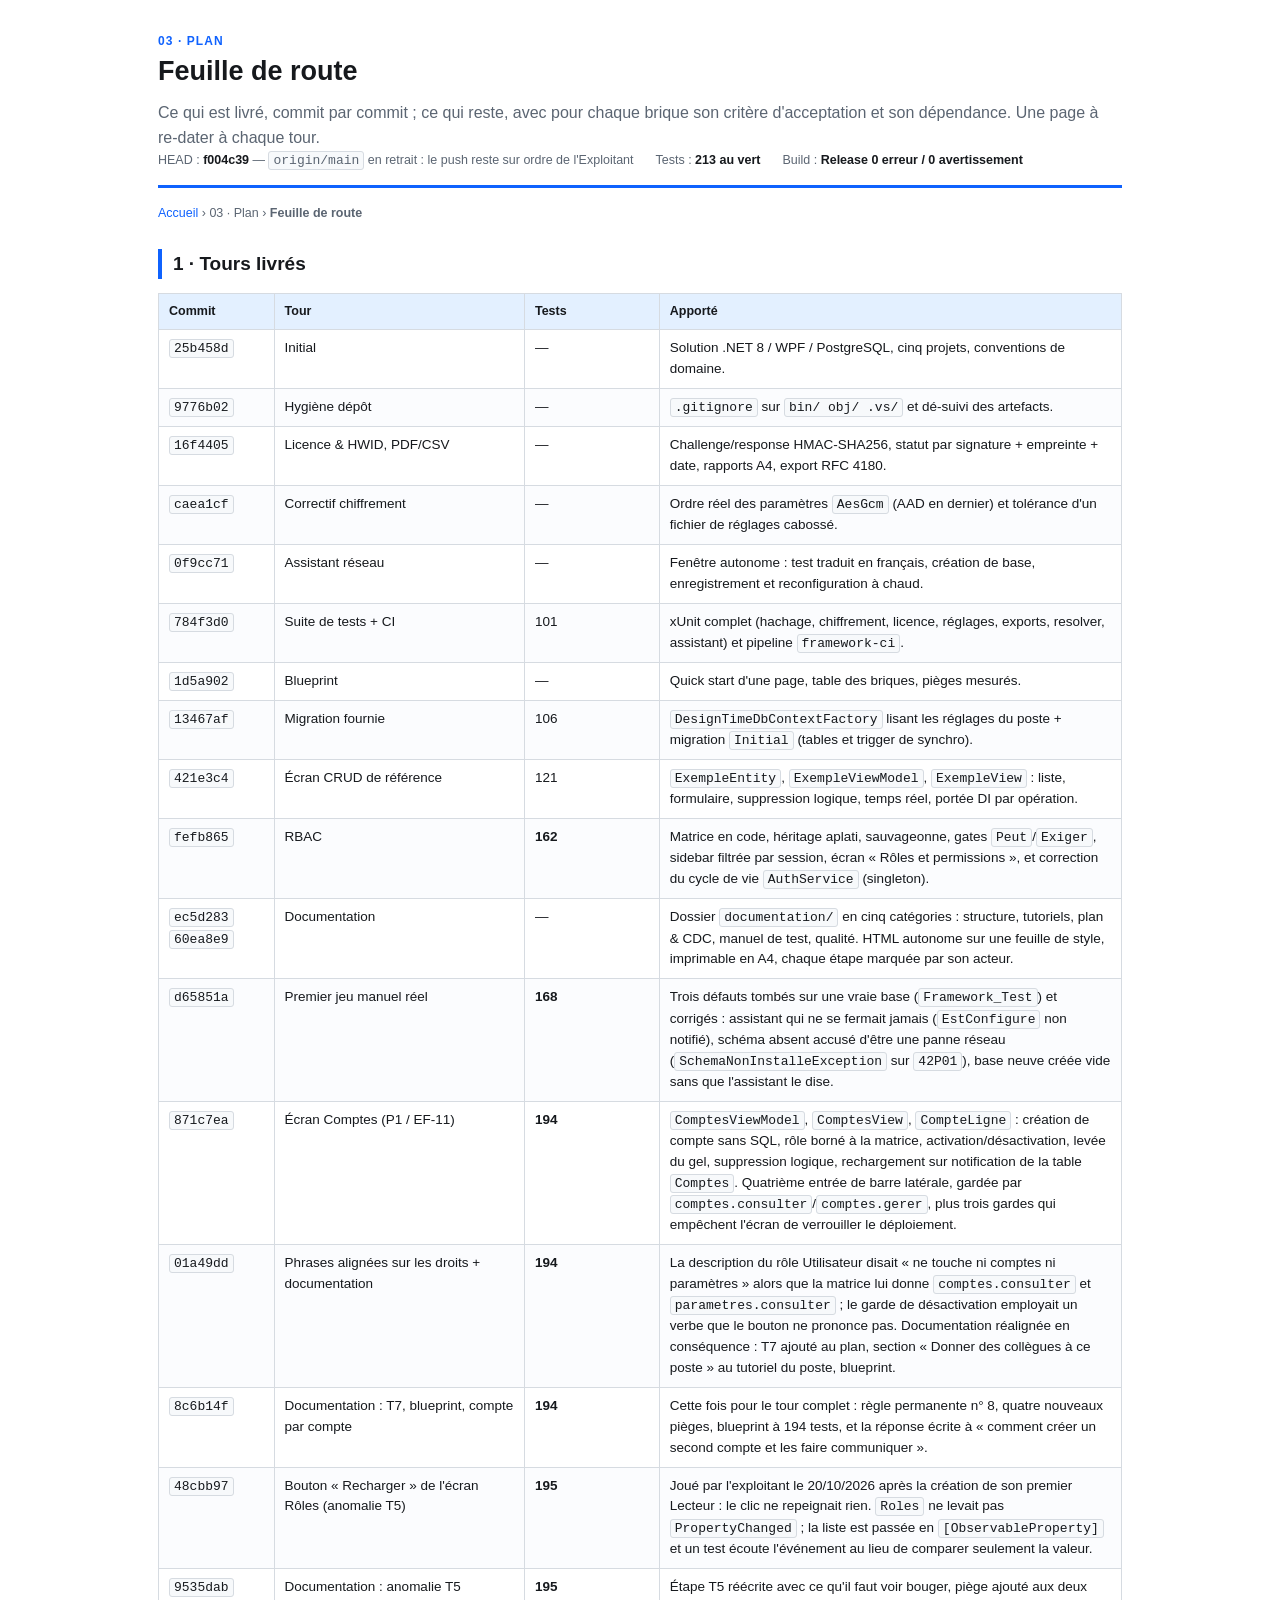
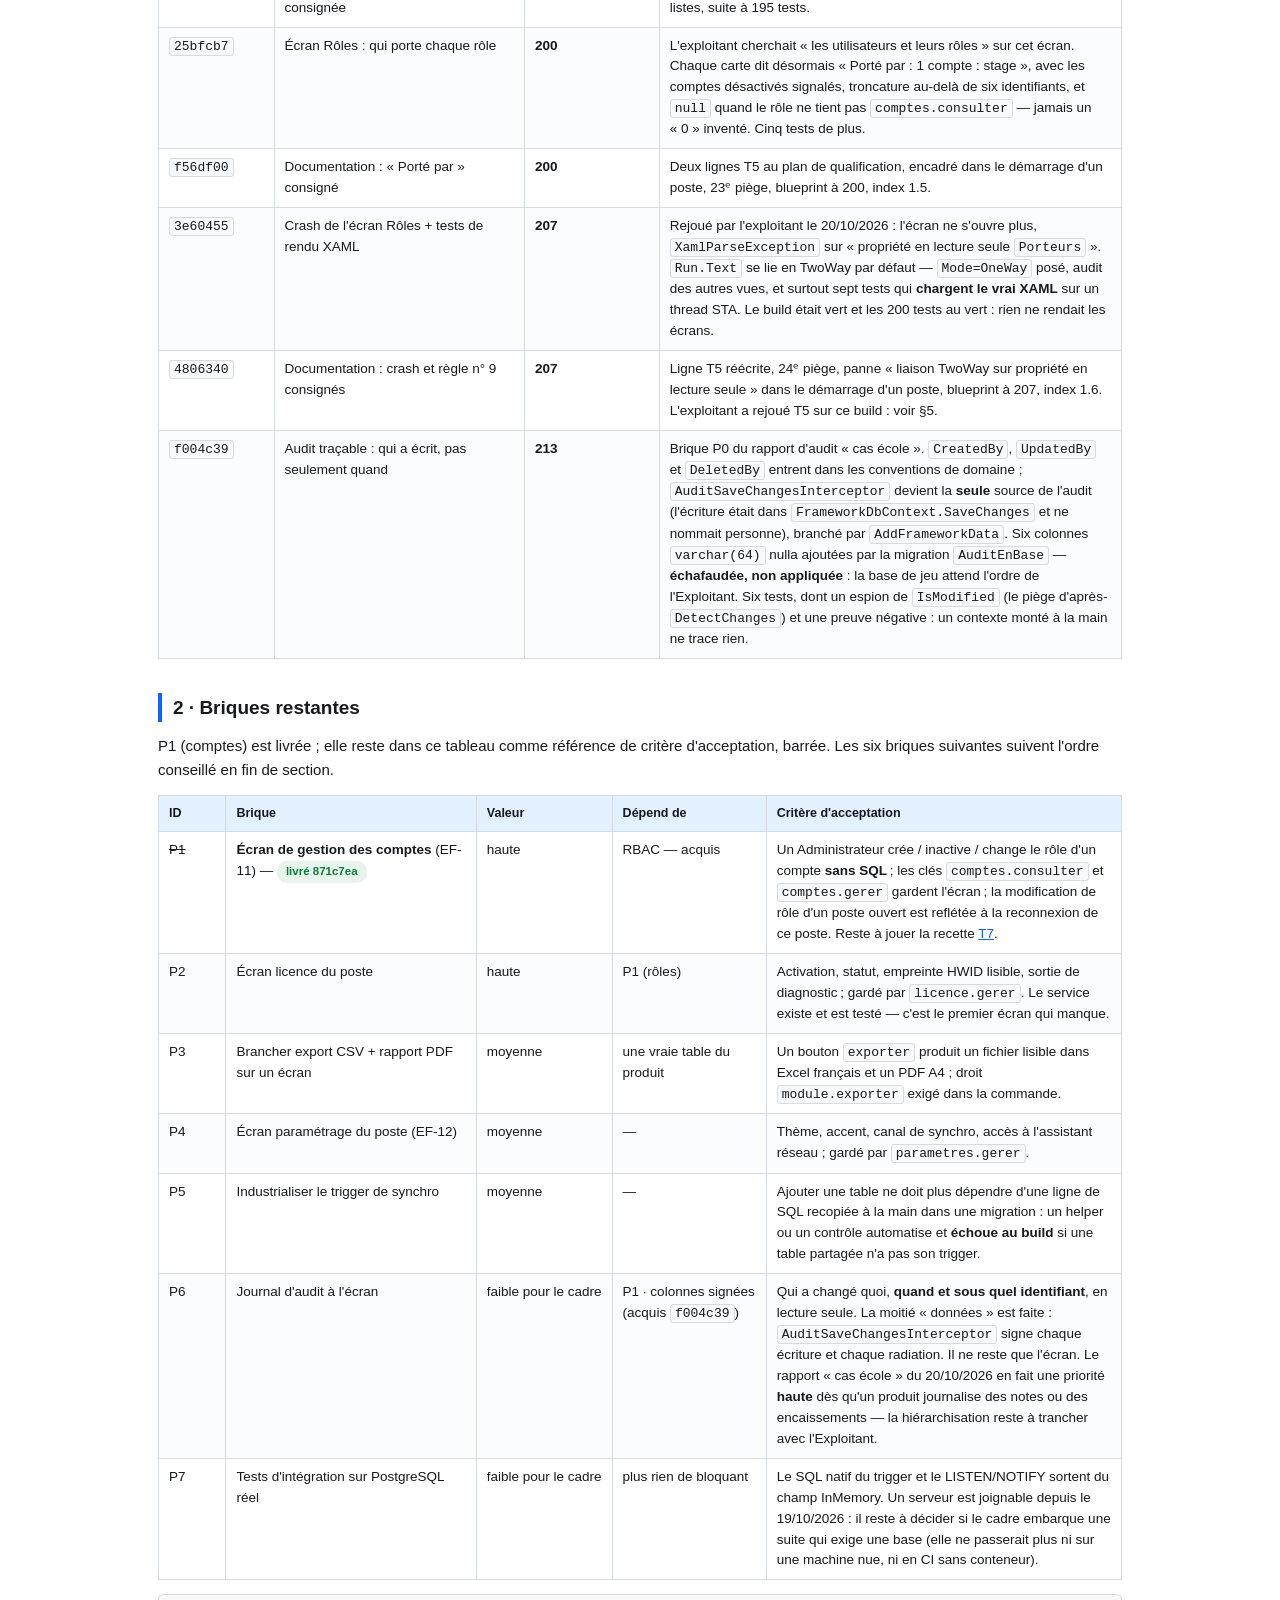
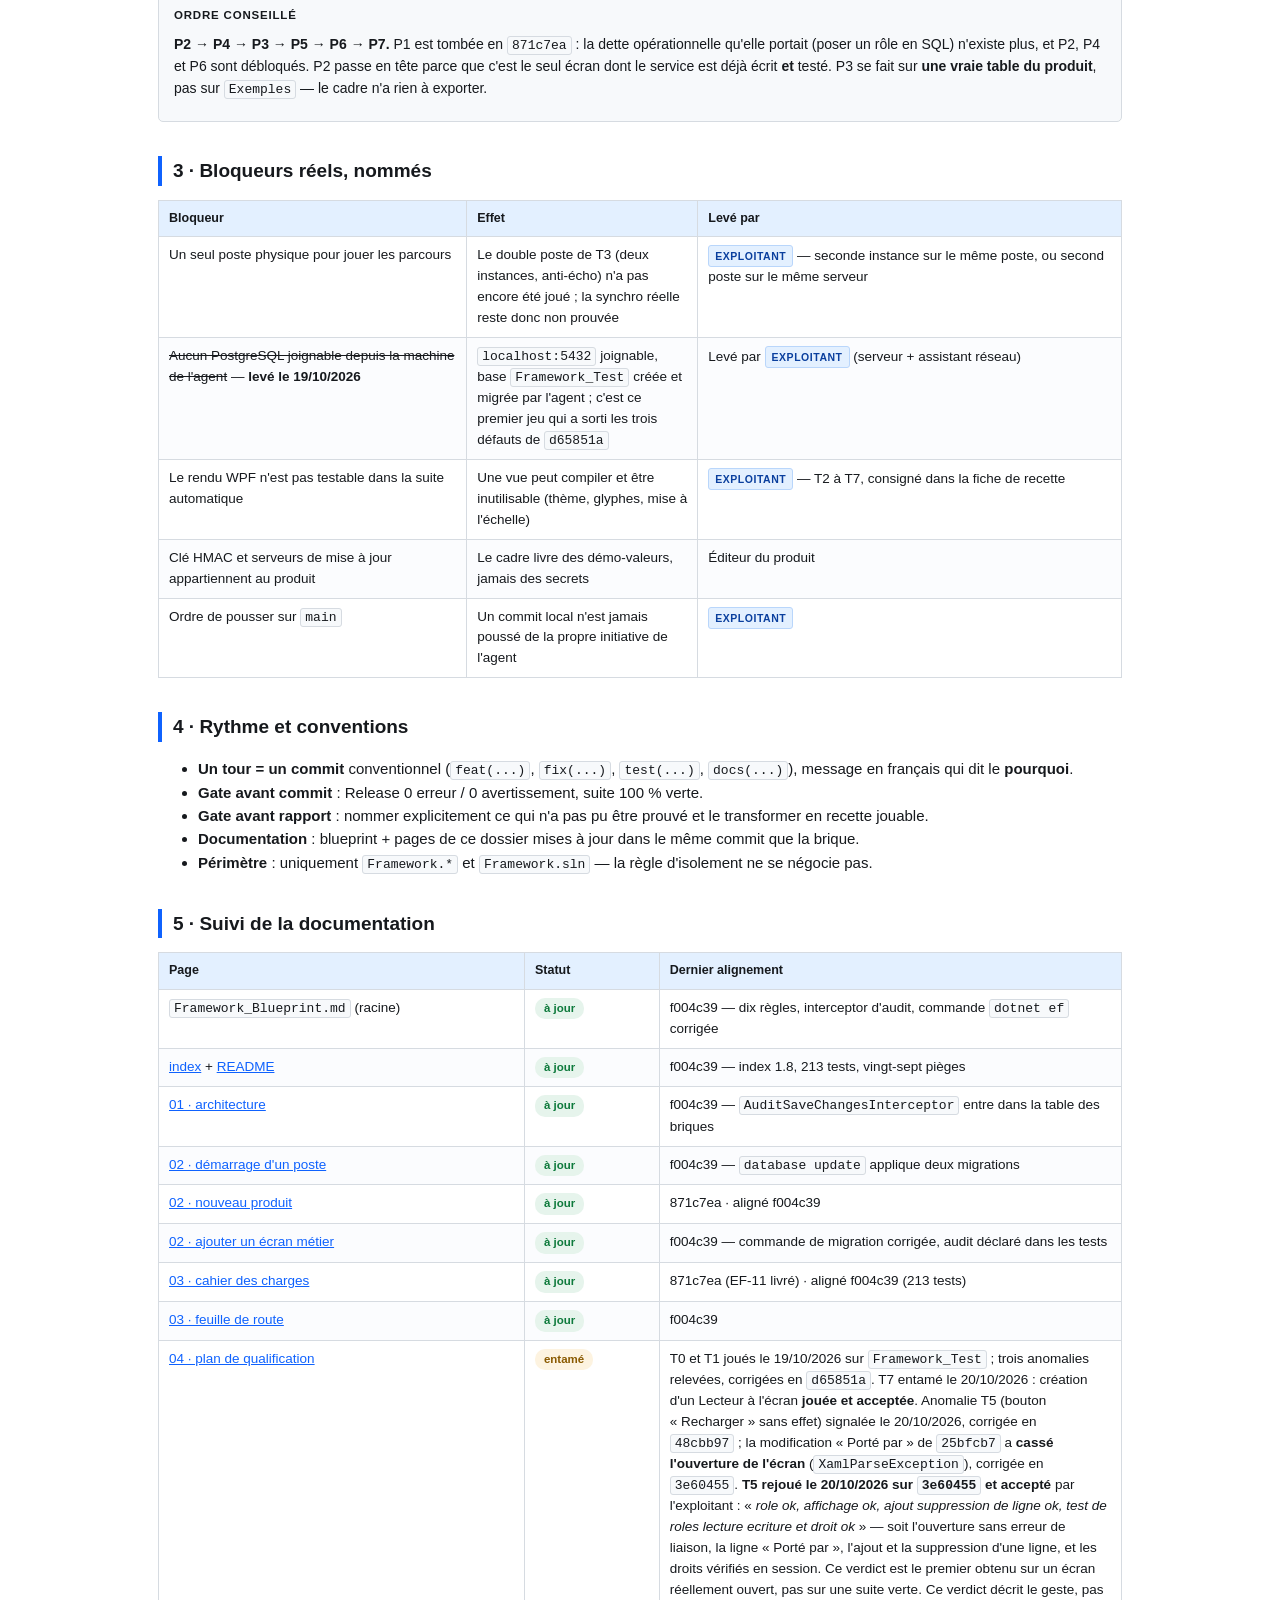
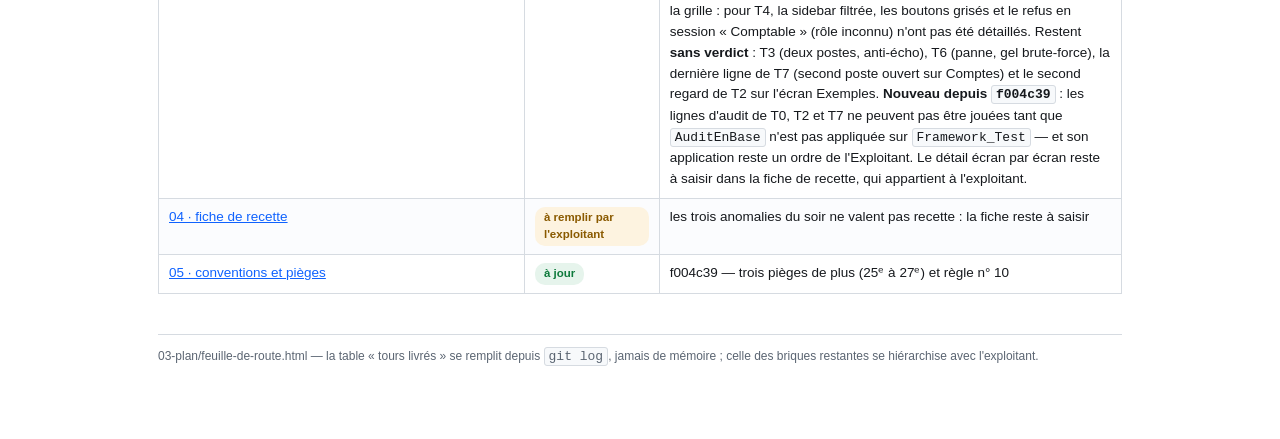
<file: documentation/03-plan/feuille-de-route.html>
<!DOCTYPE html>
<html lang="fr">
<head>
<meta charset="utf-8">
<meta name="viewport" content="width=device-width, initial-scale=1">
<title>Feuille de route — socle Framework</title>
<link rel="stylesheet" href="../assets/doc.css">
</head>
<body>
<div class="wrap">

  <header class="page-head">
    <div class="rubrique">03 · Plan</div>
    <h1>Feuille de route</h1>
    <p class="lede">Ce qui est livré, commit par commit&nbsp;; ce qui reste, avec pour chaque brique
      son critère d'acceptation et son dépendance. Une page à re-dater à chaque tour.</p>
    <div class="meta">
      <span>HEAD&nbsp;: <b>f004c39</b> — <code>origin/main</code> en retrait&nbsp;: le push reste sur ordre de l&#39;Exploitant</span>
      <span>Tests&nbsp;: <b>213 au vert</b></span>
      <span>Build&nbsp;: <b>Release 0 erreur / 0 avertissement</b></span>
    </div>
  </header>

  <nav class="fils"><a href="../index.html">Accueil</a> › 03 · Plan › <b>Feuille de route</b></nav>

  <h2>1 · Tours livrés</h2>
  <table>
    <thead><tr><th style="width:12%">Commit</th><th style="width:26%">Tour</th><th style="width:14%">Tests</th><th>Apporté</th></tr></thead>
    <tbody>
      <tr><td><code>25b458d</code></td><td>Initial</td><td>—</td>
        <td>Solution .NET 8 / WPF / PostgreSQL, cinq projets, conventions de domaine.</td></tr>
      <tr><td><code>9776b02</code></td><td>Hygiène dépôt</td><td>—</td>
        <td><code>.gitignore</code> sur <code>bin/ obj/ .vs/</code> et dé-suivi des artefacts.</td></tr>
      <tr><td><code>16f4405</code></td><td>Licence &amp; HWID, PDF/CSV</td><td>—</td>
        <td>Challenge/response HMAC-SHA256, statut par signature + empreinte + date, rapports A4, export RFC 4180.</td></tr>
      <tr><td><code>caea1cf</code></td><td>Correctif chiffrement</td><td>—</td>
        <td>Ordre réel des paramètres <code>AesGcm</code> (AAD en dernier) et tolérance d'un fichier de réglages cabossé.</td></tr>
      <tr><td><code>0f9cc71</code></td><td>Assistant réseau</td><td>—</td>
        <td>Fenêtre autonome&nbsp;: test traduit en français, création de base, enregistrement et reconfiguration à chaud.</td></tr>
      <tr><td><code>784f3d0</code></td><td>Suite de tests + CI</td><td>101</td>
        <td>xUnit complet (hachage, chiffrement, licence, réglages, exports, resolver, assistant) et pipeline
          <code>framework-ci</code>.</td></tr>
      <tr><td><code>1d5a902</code></td><td>Blueprint</td><td>—</td>
        <td>Quick start d'une page, table des briques, pièges mesurés.</td></tr>
      <tr><td><code>13467af</code></td><td>Migration fournie</td><td>106</td>
        <td><code>DesignTimeDbContextFactory</code> lisant les réglages du poste + migration <code>Initial</code>
          (tables et trigger de synchro).</td></tr>
      <tr><td><code>421e3c4</code></td><td>Écran CRUD de référence</td><td>121</td>
        <td><code>ExempleEntity</code>, <code>ExempleViewModel</code>, <code>ExempleView</code>&nbsp;: liste, formulaire,
          suppression logique, temps réel, portée DI par opération.</td></tr>
      <tr><td><code>fefb865</code></td><td>RBAC</td><td><b>162</b></td>
        <td>Matrice en code, héritage aplati, sauvageonne, gates <code>Peut</code>/<code>Exiger</code>,
          sidebar filtrée par session, écran « Rôles et permissions&nbsp;», et correction du cycle de vie
          <code>AuthService</code> (singleton).</td></tr>
      <tr><td><code>ec5d283</code><br><code>60ea8e9</code></td><td>Documentation</td><td>—</td>
        <td>Dossier <code>documentation/</code> en cinq catégories&nbsp;: structure, tutoriels, plan &amp; CDC,
          manuel de test, qualité. HTML autonome sur une feuille de style, imprimable en A4, chaque
          étape marquée par son acteur.</td></tr>
      <tr><td><code>d65851a</code></td><td>Premier jeu manuel réel</td><td><b>168</b></td>
        <td>Trois défauts tombés sur une vraie base (<code>Framework_Test</code>) et corrigés&nbsp;: assistant
          qui ne se fermait jamais (<code>EstConfigure</code> non notifié), schéma absent accusé d'être une
          panne réseau (<code>SchemaNonInstalleException</code> sur <code>42P01</code>), base neuve créée vide
          sans que l'assistant le dise.</td></tr>
      <tr><td><code>871c7ea</code></td><td>Écran Comptes (P1&nbsp;/&nbsp;EF-11)</td><td><b>194</b></td>
        <td><code>ComptesViewModel</code>, <code>ComptesView</code>, <code>CompteLigne</code>&nbsp;: création de
          compte sans SQL, rôle borné à la matrice, activation/désactivation, levée du gel, suppression logique,
          rechargement sur notification de la table <code>Comptes</code>. Quatrième entrée de barre latérale,
          gardée par <code>comptes.consulter</code>/<code>comptes.gerer</code>, plus trois gardes qui empêchent
          l'écran de verrouiller le déploiement.</td></tr>
      <tr><td><code>01a49dd</code></td><td>Phrases alignées sur les droits + documentation</td><td><b>194</b></td>
        <td>La description du rôle Utilisateur disait «&nbsp;ne touche ni comptes ni paramètres&nbsp;» alors que
          la matrice lui donne <code>comptes.consulter</code> et <code>parametres.consulter</code>&nbsp;; le garde
          de désactivation employait un verbe que le bouton ne prononce pas. Documentation réalignée en conséquence&nbsp;:
          T7 ajouté au plan, section «&nbsp;Donner des collègues à ce poste&nbsp;» au tutoriel du poste, blueprint.</td></tr>
      <tr><td><code>8c6b14f</code></td><td>Documentation&nbsp;: T7, blueprint, compte par compte</td><td><b>194</b></td>
        <td>Cette fois pour le tour complet : règle permanente n° 8, quatre nouveaux pièges, blueprint
          à 194 tests, et la réponse écrite à «&nbsp;comment créer un second compte et les faire communiquer&nbsp;».</td></tr>
      <tr><td><code>48cbb97</code></td><td>Bouton « Recharger » de l'écran Rôles (anomalie T5)</td><td><b>195</b></td>
        <td>Joué par l'exploitant le 20/10/2026 après la création de son premier Lecteur&nbsp;: le clic ne
          repeignait rien. <code>Roles</code> ne levait pas <code>PropertyChanged</code>&nbsp;; la liste est passée
          en <code>[ObservableProperty]</code> et un test écoute l'événement au lieu de comparer seulement la valeur.</td></tr>
      <tr><td><code>9535dab</code></td><td>Documentation&nbsp;: anomalie T5 consignée</td><td><b>195</b></td>
        <td>Étape T5 réécrite avec ce qu'il faut voir bouger, piège ajouté aux deux listes, suite à 195 tests.</td></tr>
      <tr><td><code>25bfcb7</code></td><td>Écran Rôles&nbsp;: qui porte chaque rôle</td><td><b>200</b></td>
        <td>L'exploitant cherchait « les utilisateurs et leurs rôles » sur cet écran. Chaque carte dit désormais
          «&nbsp;Porté par&nbsp;: 1 compte&nbsp;: stage&nbsp;», avec les comptes désactivés signalés, troncature au-delà
          de six identifiants, et <code>null</code> quand le rôle ne tient pas <code>comptes.consulter</code> —
          jamais un «&nbsp;0&nbsp;» inventé. Cinq tests de plus.</td></tr>
      <tr><td><code>f56df00</code></td><td>Documentation&nbsp;: «&nbsp;Porté par&nbsp;» consigné</td><td><b>200</b></td>
        <td>Deux lignes T5 au plan de qualification, encadré dans le démarrage d'un poste, 23ᵉ piège,
          blueprint à 200, index 1.5.</td></tr>
      <tr><td><code>3e60455</code></td><td>Crash de l'écran Rôles + tests de rendu XAML</td><td><b>207</b></td>
        <td>Rejoué par l'exploitant le 20/10/2026&nbsp;: l'écran ne s'ouvre plus, <code>XamlParseException</code>
          sur «&nbsp;propriété en lecture seule <code>Porteurs</code>&nbsp;». <code>Run.Text</code> se lie en TwoWay
          par défaut — <code>Mode=OneWay</code> posé, audit des autres vues, et surtout sept tests qui
          <b>chargent le vrai XAML</b> sur un thread STA. Le build était vert et les 200 tests au vert&nbsp;:
          rien ne rendait les écrans.</td></tr>
      <tr><td><code>4806340</code></td><td>Documentation&nbsp;: crash et règle n° 9 consignés</td><td><b>207</b></td>
        <td>Ligne T5 réécrite, 24ᵉ piège, panne «&nbsp;liaison TwoWay sur propriété en lecture seule&nbsp;» dans
          le démarrage d'un poste, blueprint à 207, index 1.6. L'exploitant a rejoué T5 sur ce build&nbsp;: voir §5.</td></tr>
      <tr><td><code>f004c39</code></td><td>Audit traçable&nbsp;: qui a écrit, pas seulement quand</td><td><b>213</b></td>
        <td>Brique P0 du rapport d'audit «&nbsp;cas école&nbsp;». <code>CreatedBy</code>, <code>UpdatedBy</code> et
          <code>DeletedBy</code> entrent dans les conventions de domaine&nbsp;; <code>AuditSaveChangesInterceptor</code>
          devient la <b>seule</b> source de l'audit (l'écriture était dans <code>FrameworkDbContext.SaveChanges</code>
          et ne nommait personne), branché par <code>AddFrameworkData</code>. Six colonnes <code>varchar(64)</code>
          nulla ajoutées par la migration <code>AuditEnBase</code> — <b>échafaudée, non appliquée</b>&nbsp;: la base de
          jeu attend l'ordre de l'Exploitant. Six tests, dont un espion de <code>IsModified</code> (le piège
          d'après-<code>DetectChanges</code>) et une preuve négative&nbsp;: un contexte monté à la main ne trace rien.</td></tr>
    </tbody>
  </table>

  <h2>2 · Briques restantes</h2>
  <p>P1 (comptes) est livrée&nbsp;; elle reste dans ce tableau comme référence de critère d'acceptation,
    barrée. Les six briques suivantes suivent l'ordre conseillé en fin de section.</p>
  <table>
    <thead><tr><th style="width:7%">ID</th><th style="width:26%">Brique</th><th style="width:11%">Valeur</th>
      <th style="width:16%">Dépend de</th><th>Critère d'acceptation</th></tr></thead>
    <tbody>
      <tr><td><s>P1</s></td><td><b>Écran de gestion des comptes</b> (EF-11) — <span class="statut livre">livré 871c7ea</span></td><td>haute</td><td>RBAC — acquis</td>
        <td>Un Administrateur crée / inactive / change le rôle d'un compte <b>sans SQL</b> ; les clés
          <code>comptes.consulter</code> et <code>comptes.gerer</code> gardent l'écran ; la modification de rôle
          d'un poste ouvert est reflétée à la reconnexion de ce poste. Reste à jouer la recette
          <a href="../04-manuel-test/plan-de-qualification.html#t7">T7</a>.</td></tr>
      <tr><td>P2</td><td>Écran licence du poste</td><td>haute</td><td>P1 (rôles)</td>
        <td>Activation, statut, empreinte HWID lisible, sortie de diagnostic ; gardé par <code>licence.gerer</code>.
          Le service existe et est testé — c'est le premier écran qui manque.</td></tr>
      <tr><td>P3</td><td>Brancher export CSV + rapport PDF sur un écran</td><td>moyenne</td><td>une vraie table du produit</td>
        <td>Un bouton <code>exporter</code> produit un fichier lisible dans Excel français et un PDF A4&nbsp;;
          droit <code>module.exporter</code> exigé dans la commande.</td></tr>
      <tr><td>P4</td><td>Écran paramétrage du poste (EF-12)</td><td>moyenne</td><td>—</td>
        <td>Thème, accent, canal de synchro, accès à l'assistant réseau&nbsp;; gardé par <code>parametres.gerer</code>.</td></tr>
      <tr><td>P5</td><td>Industrialiser le trigger de synchro</td><td>moyenne</td><td>—</td>
        <td>Ajouter une table ne doit plus dépendre d'une ligne de SQL recopiée à la main dans une migration&nbsp;:
          un helper ou un contrôle automatise et <b>échoue au build</b> si une table partagée n'a pas son trigger.</td></tr>
      <tr><td>P6</td><td>Journal d'audit à l'écran</td><td>faible&nbsp;pour&nbsp;le&nbsp;cadre</td><td>P1&nbsp;·&nbsp;colonnes signées (acquis <code>f004c39</code>)</td>
        <td>Qui a changé quoi, <b>quand et sous quel identifiant</b>, en lecture seule. La moitié «&nbsp;données&nbsp;»
          est faite&nbsp;: <code>AuditSaveChangesInterceptor</code> signe chaque écriture et chaque radiation. Il ne
          reste que l'écran. Le rapport «&nbsp;cas école&nbsp;» du 20/10/2026 en fait une priorité <b>haute</b> dès
          qu'un produit journalise des notes ou des encaissements — la hiérarchisation reste à trancher avec
          l'Exploitant.</td></tr>
      <tr><td>P7</td><td>Tests d'intégration sur PostgreSQL réel</td><td>faible&nbsp;pour&nbsp;le&nbsp;cadre</td><td>plus&nbsp;rien&nbsp;de&nbsp;bloquant</td>
        <td>Le SQL natif du trigger et le LISTEN/NOTIFY sortent du champ InMemory. Un serveur est
          joignable depuis le 19/10/2026&nbsp;: il reste à décider si le cadre embarque une suite qui
          exige une base (elle ne passerait plus ni sur une machine nue, ni en CI sans conteneur).</td></tr>
    </tbody>
  </table>

  <div class="encadre note">
    <span class="t">Ordre conseillé</span>
    <p><b>P2 → P4 → P3 → P5 → P6 → P7.</b> P1 est tombée en <code>871c7ea</code>&nbsp;: la dette
      opérationnelle qu'elle portait (poser un rôle en SQL) n'existe plus, et P2, P4 et P6 sont
      débloqués. P2 passe en tête parce que c'est le seul écran dont le service est déjà écrit
      <b>et</b> testé. P3 se fait sur <b>une vraie table du produit</b>, pas sur <code>Exemples</code> —
      le cadre n'a rien à exporter.</p>
  </div>

  <h2>3 · Bloqueurs réels, nommés</h2>
  <table>
    <thead><tr><th style="width:32%">Bloqueur</th><th style="width:24%">Effet</th><th>Levé par</th></tr></thead>
    <tbody>
      <tr><td>Un seul poste physique pour jouer les parcours</td>
        <td>Le double poste de T3 (deux instances, anti-écho) n'a pas encore été joué&nbsp;; la synchro
          réelle reste donc non prouvée</td>
        <td><span class="qui qui-vous">Exploitant</span> — seconde instance sur le même poste, ou second
          poste sur le même serveur</td></tr>
      <tr><td><s>Aucun PostgreSQL joignable depuis la machine de l'agent</s> — <b>levé le 19/10/2026</b></td>
        <td><code>localhost:5432</code> joignable, base <code>Framework_Test</code> créée et migrée par
          l'agent&nbsp;; c'est ce premier jeu qui a sorti les trois défauts de <code>d65851a</code></td>
        <td>Levé par <span class="qui qui-vous">Exploitant</span> (serveur + assistant réseau)</td></tr>
      <tr><td>Le rendu WPF n'est pas testable dans la suite automatique</td>
        <td>Une vue peut compiler et être inutilisable (thème, glyphes, mise à l'échelle)</td>
        <td><span class="qui qui-vous">Exploitant</span> — T2 à T7, consigné dans la fiche de recette</td></tr>
      <tr><td>Clé HMAC et serveurs de mise à jour appartiennent au produit</td>
        <td>Le cadre livre des démo-valeurs, jamais des secrets</td><td>Éditeur du produit</td></tr>
      <tr><td>Ordre de pousser sur <code>main</code></td>
        <td>Un commit local n'est jamais poussé de la propre initiative de l'agent</td>
        <td><span class="qui qui-vous">Exploitant</span></td></tr>
    </tbody>
  </table>

  <h2>4 · Rythme et conventions</h2>
  <ul>
    <li><b>Un tour = un commit</b> conventionnel (<code>feat(...)</code>, <code>fix(...)</code>,
      <code>test(...)</code>, <code>docs(...)</code>), message en français qui dit le <b>pourquoi</b>.</li>
    <li><b>Gate avant commit</b>&nbsp;: Release 0 erreur / 0 avertissement, suite 100&nbsp;% verte.</li>
    <li><b>Gate avant rapport</b>&nbsp;: nommer explicitement ce qui n'a pas pu être prouvé et le transformer
      en recette jouable.</li>
    <li><b>Documentation</b>&nbsp;: blueprint + pages de ce dossier mises à jour dans le même commit que la brique.</li>
    <li><b>Périmètre</b>&nbsp;: uniquement <code>Framework.*</code> et <code>Framework.sln</code> — la règle
      d'isolement ne se négocie pas.</li>
  </ul>

  <h2>5 · Suivi de la documentation</h2>
  <table>
    <thead><tr><th style="width:38%">Page</th><th style="width:14%">Statut</th><th>Dernier alignement</th></tr></thead>
    <tbody>
      <tr><td><code>Framework_Blueprint.md</code> (racine)</td><td><span class="statut livre">à jour</span></td><td>f004c39 — dix règles, interceptor d'audit, commande <code>dotnet ef</code> corrigée</td></tr>
      <tr><td><a href="../index.html">index</a> + <a href="../README.md">README</a></td>
        <td><span class="statut livre">à jour</span></td><td>f004c39 — index 1.8, 213 tests, vingt-sept pièges</td></tr>
      <tr><td><a href="../01-structure/architecture.html">01 · architecture</a></td><td><span class="statut livre">à jour</span></td><td>f004c39 — <code>AuditSaveChangesInterceptor</code> entre dans la table des briques</td></tr>
      <tr><td><a href="../02-tutoriels/demarrage-d-un-poste.html">02 · démarrage d'un poste</a></td><td><span class="statut livre">à jour</span></td><td>f004c39 — <code>database update</code> applique deux migrations</td></tr>
      <tr><td><a href="../02-tutoriels/nouveau-produit.html">02 · nouveau produit</a></td><td><span class="statut livre">à jour</span></td><td>871c7ea · aligné f004c39</td></tr>
      <tr><td><a href="../02-tutoriels/ajouter-ecran-metier.html">02 · ajouter un écran métier</a></td><td><span class="statut livre">à jour</span></td><td>f004c39 — commande de migration corrigée, audit déclaré dans les tests</td></tr>
      <tr><td><a href="cahier-des-charges.html">03 · cahier des charges</a></td><td><span class="statut livre">à jour</span></td><td>871c7ea (EF-11 livré) · aligné f004c39 (213 tests)</td></tr>
      <tr><td><a href="feuille-de-route.html">03 · feuille de route</a></td><td><span class="statut livre">à jour</span></td><td>f004c39</td></tr>
      <tr><td><a href="../04-manuel-test/plan-de-qualification.html">04 · plan de qualification</a></td>
        <td><span class="statut en-cours">entamé</span></td>
        <td>T0 et T1 joués le 19/10/2026 sur <code>Framework_Test</code>&nbsp;; trois anomalies relevées,
          corrigées en <code>d65851a</code>. T7 entamé le 20/10/2026&nbsp;: création d'un Lecteur à l'écran
          <b>jouée et acceptée</b>. Anomalie T5 (bouton «&nbsp;Recharger&nbsp;» sans effet) signalée le
          20/10/2026, corrigée en <code>48cbb97</code>&nbsp;; la modification «&nbsp;Porté par&nbsp;» de
          <code>25bfcb7</code> a <b>cassé l'ouverture de l'écran</b> (<code>XamlParseException</code>), corrigée
          en <code>3e60455</code>. <b>T5 rejoué le 20/10/2026 sur <code>3e60455</code> et accepté</b> par
          l'exploitant&nbsp;: «&nbsp;<em>role ok, affichage ok, ajout suppression de ligne ok, test de roles
          lecture ecriture et droit ok</em>&nbsp;» — soit l'ouverture sans erreur de liaison, la ligne «&nbsp;Porté
          par&nbsp;», l'ajout et la suppression d'une ligne, et les droits vérifiés en session. Ce verdict est le
          premier obtenu sur un écran réellement ouvert, pas sur une suite verte. Ce verdict décrit le geste, pas
          la grille&nbsp;: pour T4, la sidebar filtrée, les boutons grisés et le refus en session «&nbsp;Comptable&nbsp;»
          (rôle inconnu) n'ont pas été détaillés. Restent <b>sans verdict</b>&nbsp;:
          T3 (deux postes, anti-écho), T6 (panne, gel brute-force), la dernière ligne de T7 (second poste ouvert
          sur Comptes) et le second regard de T2 sur l'écran Exemples. <b>Nouveau depuis <code>f004c39</code></b>&nbsp;:
          les lignes d'audit de T0, T2 et T7 ne peuvent pas être jouées tant que <code>AuditEnBase</code> n'est pas
          appliquée sur <code>Framework_Test</code> — et son application reste un ordre de l'Exploitant.
          Le détail écran par écran reste à saisir dans la fiche de recette, qui appartient à l'exploitant.</td></tr>
      <tr><td><a href="../04-manuel-test/fiche-de-recette.html">04 · fiche de recette</a></td>
        <td><span class="statut en-cours">à remplir par l'exploitant</span></td>
        <td>les trois anomalies du soir ne valent pas recette&nbsp;: la fiche reste à saisir</td></tr>
      <tr><td><a href="../05-qualite/conventions-et-pieges.html">05 · conventions et pièges</a></td>
        <td><span class="statut livre">à jour</span></td><td>f004c39 — trois pièges de plus (25ᵉ à 27ᵉ) et règle n° 10</td></tr>
    </tbody>
  </table>

  <footer class="pied">03-plan/feuille-de-route.html — la table « tours livrés » se remplit depuis
    <code>git log</code>, jamais de mémoire&nbsp;; celle des briques restantes se hiérarchise avec l'exploitant.</footer>

</div>
</body>
</html>
</file>
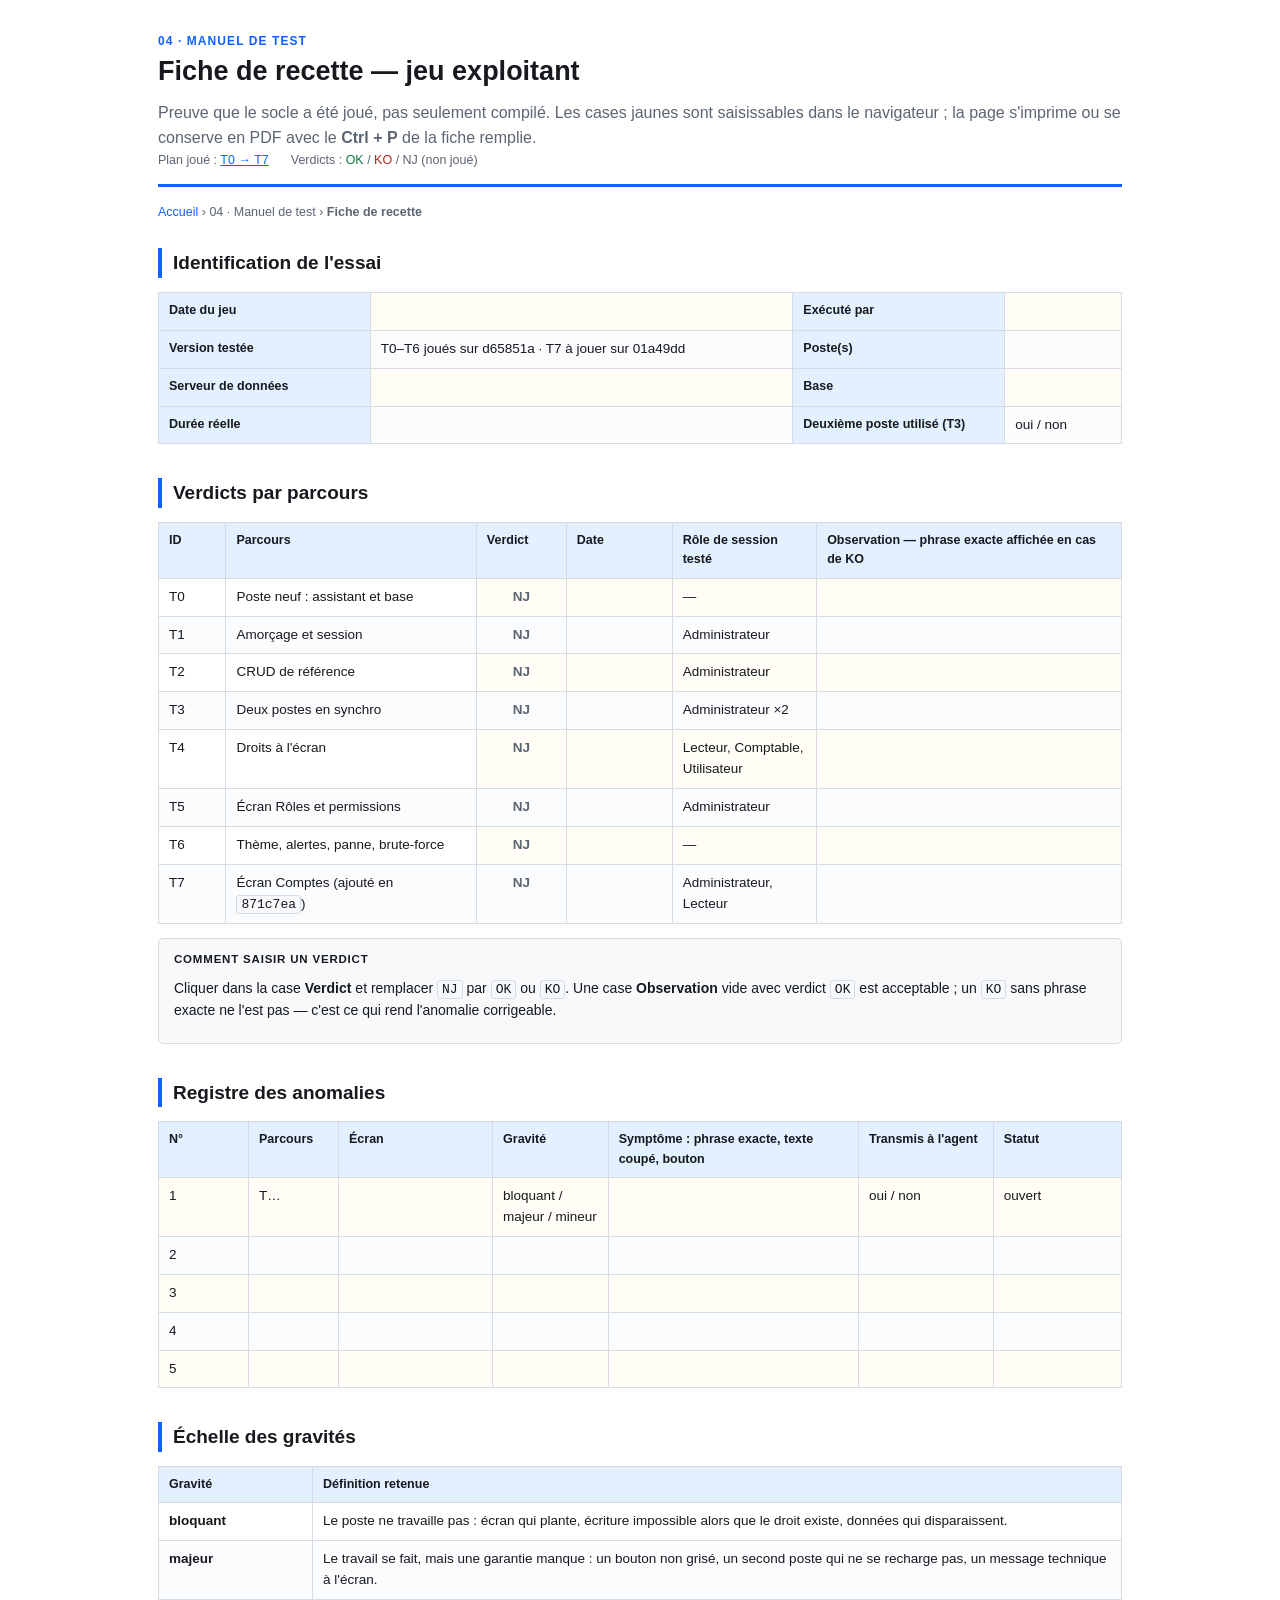
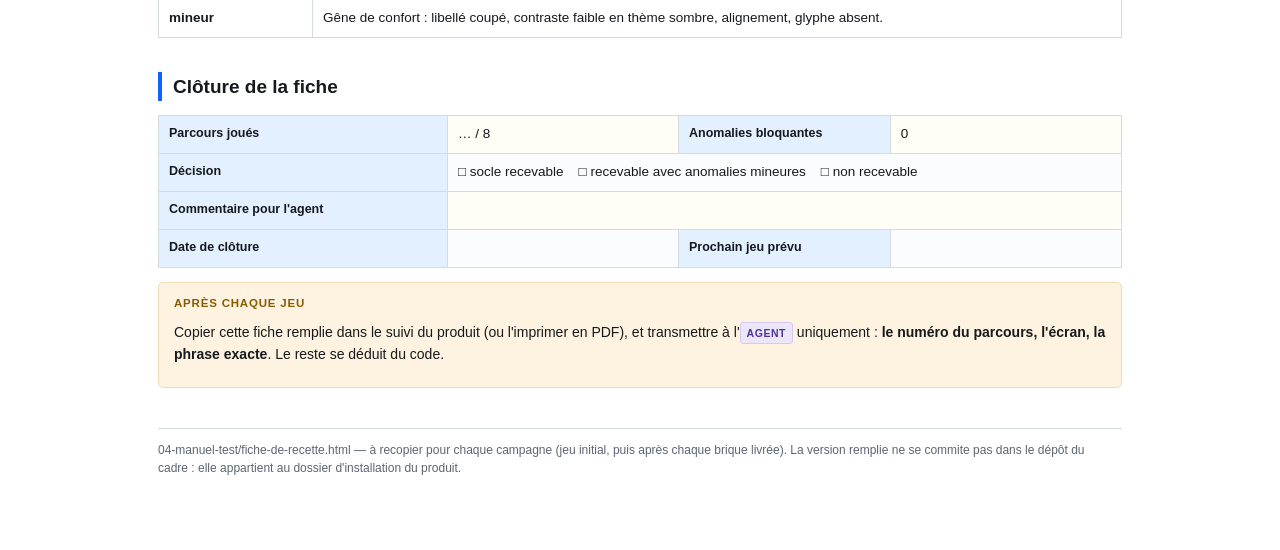
<file: documentation/04-manuel-test/fiche-de-recette.html>
<!DOCTYPE html>
<html lang="fr">
<head>
<meta charset="utf-8">
<meta name="viewport" content="width=device-width, initial-scale=1">
<title>Fiche de recette — Framework</title>
<link rel="stylesheet" href="../assets/doc.css">
<style>
  /* Cases saisissables dans le navigateur&nbsp;; elles s'impriment telles quelles. */
  td[contenteditable] { background: #fffdf5; min-width: 90px; }
  td[contenteditable]:focus { outline: 2px solid var(--accent); background: #fff; }
  .verdict { font-weight: 700; text-align: center; }
  .ok { color: var(--succes); }
  .ko { color: var(--danger); }
  .nj { color: var(--texte-secondaire); }
</style>
</head>
<body>
<div class="wrap">

  <header class="page-head">
    <div class="rubrique">04 · Manuel de test</div>
    <h1>Fiche de recette — jeu exploitant</h1>
    <p class="lede">Preuve que le socle a été joué, pas seulement compilé. Les cases jaunes sont
      saisissables dans le navigateur&nbsp;; la page s'imprime ou se conserve en PDF avec le
      <b>Ctrl&nbsp;+&nbsp;P</b> de la fiche remplie.</p>
    <div class="meta">
      <span>Plan joué&nbsp;: <a href="plan-de-qualification.html">T0 → T7</a></span>
      <span>Verdicts&nbsp;: <span class="ok">OK</span> / <span class="ko">KO</span> / <span class="nj">NJ</span> (non joué)</span>
    </div>
  </header>

  <nav class="fils"><a href="../index.html">Accueil</a> › 04 · Manuel de test › <b>Fiche de recette</b></nav>

  <h2>Identification de l'essai</h2>
  <table>
    <tbody>
      <tr><th style="width:22%">Date du jeu</th><td contenteditable class="couleur-case">&nbsp;</td>
          <th style="width:22%">Exécuté par</th><td contenteditable class="couleur-case">&nbsp;</td></tr>
      <tr><th>Version testée</th><td contenteditable class="couleur-case">T0–T6 joués sur d65851a · T7 à jouer sur 01a49dd</td>
          <th>Poste(s)</th><td contenteditable class="couleur-case">&nbsp;</td></tr>
      <tr><th>Serveur de données</th><td contenteditable class="couleur-case">&nbsp;</td>
          <th>Base</th><td contenteditable class="couleur-case">&nbsp;</td></tr>
      <tr><th>Durée réelle</th><td contenteditable class="couleur-case">&nbsp;</td>
          <th>Deuxième poste utilisé (T3)</th><td contenteditable class="couleur-case">oui / non</td></tr>
    </tbody>
  </table>

  <h2>Verdicts par parcours</h2>
  <table>
    <thead>
      <tr>
        <th style="width:7%">ID</th><th style="width:26%">Parcours</th>
        <th style="width:9%">Verdict</th><th style="width:11%">Date</th>
        <th style="width:15%">Rôle de session testé</th><th>Observation — <b>phrase exacte affichée</b> en cas de KO</th>
      </tr>
    </thead>
    <tbody>
      <tr><td>T0</td><td>Poste neuf&nbsp;: assistant et base</td>
        <td class="verdict nj" contenteditable>NJ</td><td contenteditable>&nbsp;</td>
        <td contenteditable>—</td><td contenteditable>&nbsp;</td></tr>
      <tr><td>T1</td><td>Amorçage et session</td>
        <td class="verdict nj" contenteditable>NJ</td><td contenteditable>&nbsp;</td>
        <td contenteditable>Administrateur</td><td contenteditable>&nbsp;</td></tr>
      <tr><td>T2</td><td>CRUD de référence</td>
        <td class="verdict nj" contenteditable>NJ</td><td contenteditable>&nbsp;</td>
        <td contenteditable>Administrateur</td><td contenteditable>&nbsp;</td></tr>
      <tr><td>T3</td><td>Deux postes en synchro</td>
        <td class="verdict nj" contenteditable>NJ</td><td contenteditable>&nbsp;</td>
        <td contenteditable>Administrateur ×2</td><td contenteditable>&nbsp;</td></tr>
      <tr><td>T4</td><td>Droits à l'écran</td>
        <td class="verdict nj" contenteditable>NJ</td><td contenteditable>&nbsp;</td>
        <td contenteditable>Lecteur, Comptable, Utilisateur</td><td contenteditable>&nbsp;</td></tr>
      <tr><td>T5</td><td>Écran Rôles et permissions</td>
        <td class="verdict nj" contenteditable>NJ</td><td contenteditable>&nbsp;</td>
        <td contenteditable>Administrateur</td><td contenteditable>&nbsp;</td></tr>
      <tr><td>T6</td><td>Thème, alertes, panne, brute-force</td>
        <td class="verdict nj" contenteditable>NJ</td><td contenteditable>&nbsp;</td>
        <td contenteditable>—</td><td contenteditable>&nbsp;</td></tr>
      <tr><td>T7</td><td>Écran Comptes (ajouté en <code>871c7ea</code>)</td>
        <td class="verdict nj" contenteditable>NJ</td><td contenteditable>&nbsp;</td>
        <td contenteditable>Administrateur, Lecteur</td><td contenteditable>&nbsp;</td></tr>
    </tbody>
  </table>

  <div class="encadre note">
    <span class="t">Comment saisir un verdict</span>
    <p>Cliquer dans la case <b>Verdict</b> et remplacer <code>NJ</code> par <code>OK</code> ou <code>KO</code>.
      Une case <b>Observation</b> vide avec verdict <code>OK</code> est acceptable&nbsp;; un <code>KO</code> sans
      phrase exacte ne l'est pas — c'est ce qui rend l'anomalie corrigeable.</p>
  </div>

  <h2>Registre des anomalies</h2>
  <table>
    <thead>
      <tr>
        <th style="width:7%">N°</th><th style="width:9%">Parcours</th><th style="width:16%">Écran</th>
        <th style="width:12%">Gravité</th><th style="width:26%">Symptôme&nbsp;: phrase exacte, texte coupé, bouton</th>
        <th style="width:14%">Transmis à l'agent</th><th>Statut</th>
      </tr>
    </thead>
    <tbody>
      <tr><td contenteditable>1</td><td contenteditable>T…</td><td contenteditable>&nbsp;</td>
        <td contenteditable>bloquant / majeur / mineur</td><td contenteditable>&nbsp;</td>
        <td contenteditable>oui / non</td><td contenteditable>ouvert</td></tr>
      <tr><td contenteditable>2</td><td contenteditable>&nbsp;</td><td contenteditable>&nbsp;</td>
        <td contenteditable>&nbsp;</td><td contenteditable>&nbsp;</td>
        <td contenteditable>&nbsp;</td><td contenteditable>&nbsp;</td></tr>
      <tr><td contenteditable>3</td><td contenteditable>&nbsp;</td><td contenteditable>&nbsp;</td>
        <td contenteditable>&nbsp;</td><td contenteditable>&nbsp;</td>
        <td contenteditable>&nbsp;</td><td contenteditable>&nbsp;</td></tr>
      <tr><td contenteditable>4</td><td contenteditable>&nbsp;</td><td contenteditable>&nbsp;</td>
        <td contenteditable>&nbsp;</td><td contenteditable>&nbsp;</td>
        <td contenteditable>&nbsp;</td><td contenteditable>&nbsp;</td></tr>
      <tr><td contenteditable>5</td><td contenteditable>&nbsp;</td><td contenteditable>&nbsp;</td>
        <td contenteditable>&nbsp;</td><td contenteditable>&nbsp;</td>
        <td contenteditable>&nbsp;</td><td contenteditable>&nbsp;</td></tr>
    </tbody>
  </table>

  <h2>Échelle des gravités</h2>
  <table>
    <thead><tr><th style="width:16%">Gravité</th><th>Définition retenue</th></tr></thead>
    <tbody>
      <tr><td><b>bloquant</b></td><td>Le poste ne travaille pas&nbsp;: écran qui plante, écriture impossible
        alors que le droit existe, données qui disparaissent.</td></tr>
      <tr><td><b>majeur</b></td><td>Le travail se fait, mais une garantie manque&nbsp;: un bouton non grisé,
        un second poste qui ne se recharge pas, un message technique à l'écran.</td></tr>
      <tr><td><b>mineur</b></td><td>Gêne de confort&nbsp;: libellé coupé, contraste faible en thème sombre,
        alignement, glyphe absent.</td></tr>
    </tbody>
  </table>

  <h2>Clôture de la fiche</h2>
  <table>
    <tbody>
      <tr><th style="width:30%">Parcours joués</th><td contenteditable class="couleur-case">… / 8</td>
        <th style="width:22%">Anomalies bloquantes</th><td contenteditable class="couleur-case">0</td></tr>
      <tr><th>Décision</th>
        <td colspan="3" contenteditable class="couleur-case">□ socle recevable &nbsp;&nbsp; □ recevable avec anomalies mineures &nbsp;&nbsp; □ non recevable</td></tr>
      <tr><th>Commentaire pour l'agent</th><td colspan="3" contenteditable class="couleur-case">&nbsp;</td></tr>
      <tr><th>Date de clôture</th><td contenteditable class="couleur-case">&nbsp;</td>
        <th>Prochain jeu prévu</th><td contenteditable class="couleur-case">&nbsp;</td></tr>
    </tbody>
  </table>

  <div class="encadre attention">
    <span class="t">Après chaque jeu</span>
    <p>Copier cette fiche remplie dans le suivi du produit (ou l'imprimer en PDF), et transmettre à
      l'<span class="qui qui-agent">Agent</span> uniquement&nbsp;: <b>le numéro du parcours, l'écran,
      la phrase exacte</b>. Le reste se déduit du code.</p>
  </div>

  <footer class="pied">04-manuel-test/fiche-de-recette.html — à recopier pour chaque campagne
    (jeu initial, puis après chaque brique livrée). La version remplie ne se commite pas dans le
    dépôt du cadre&nbsp;: elle appartient au dossier d'installation du produit.</footer>

</div>
</body>
</html>
</file>
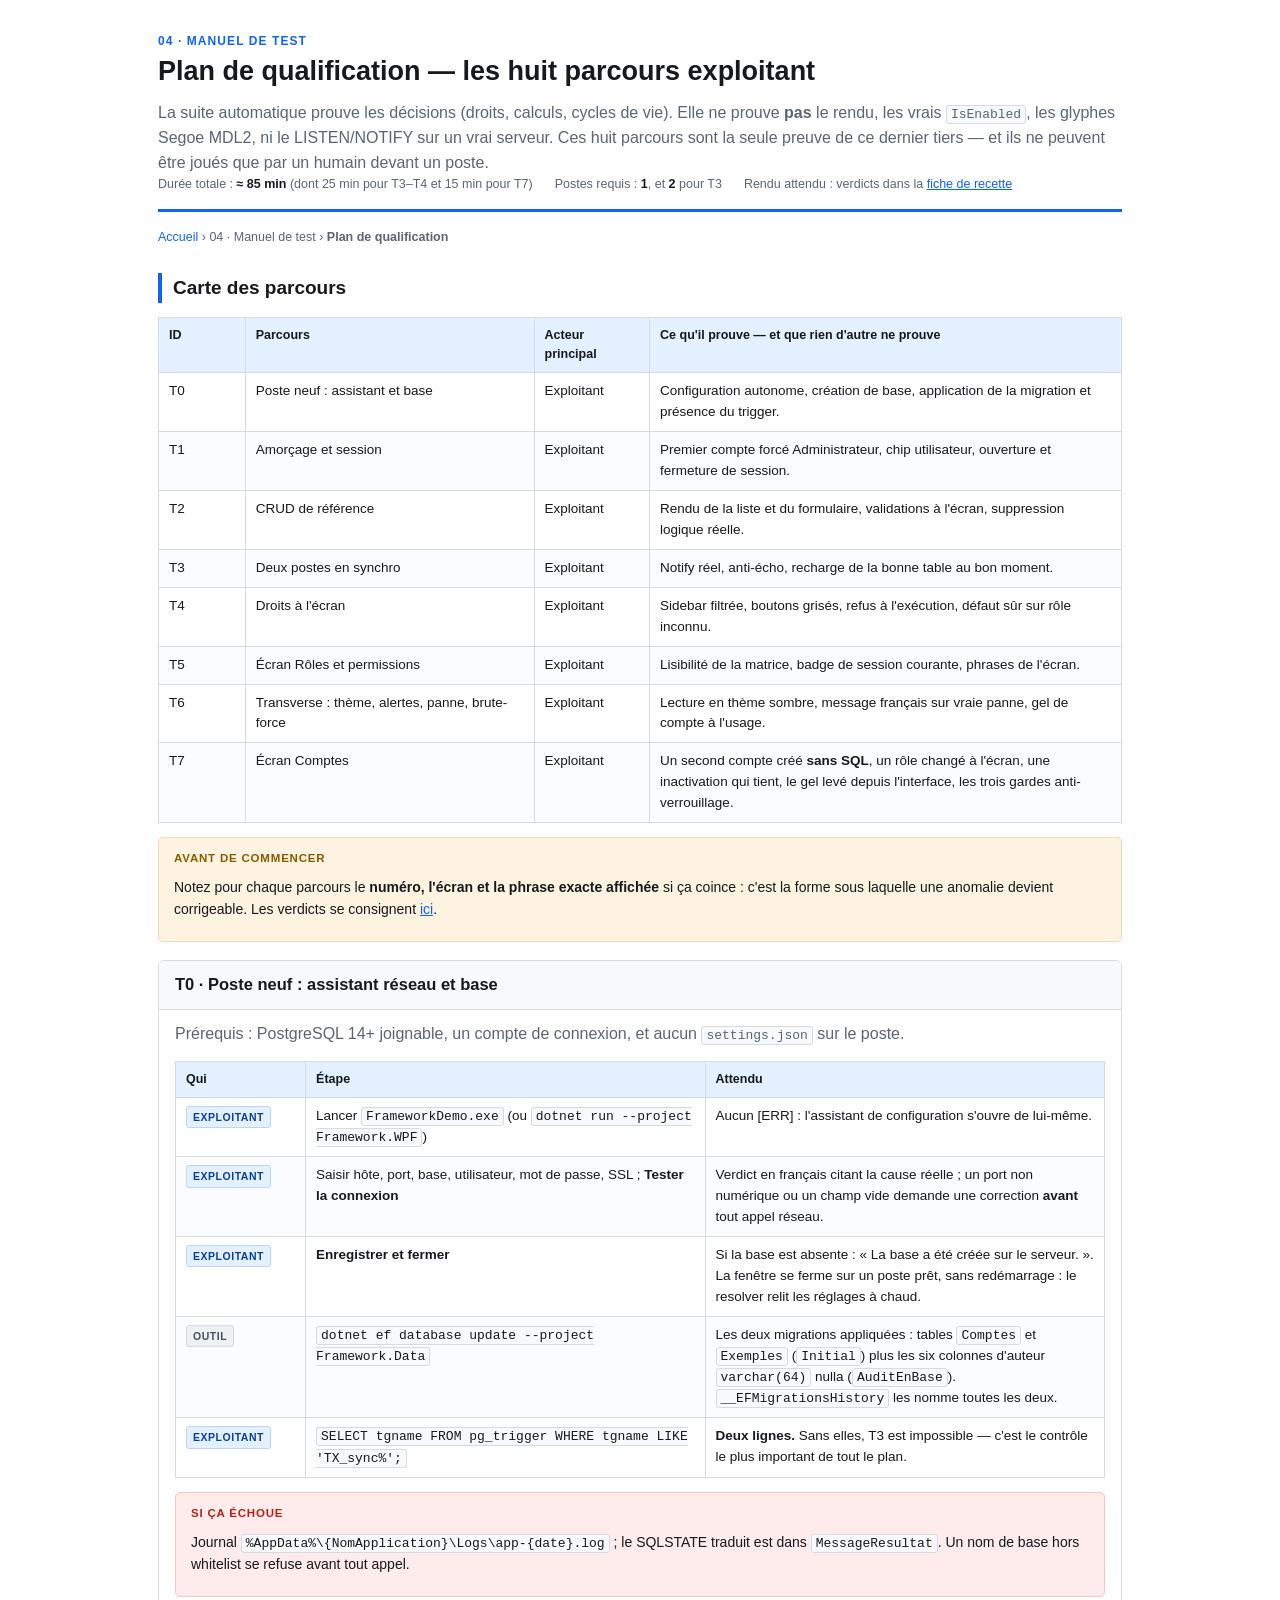
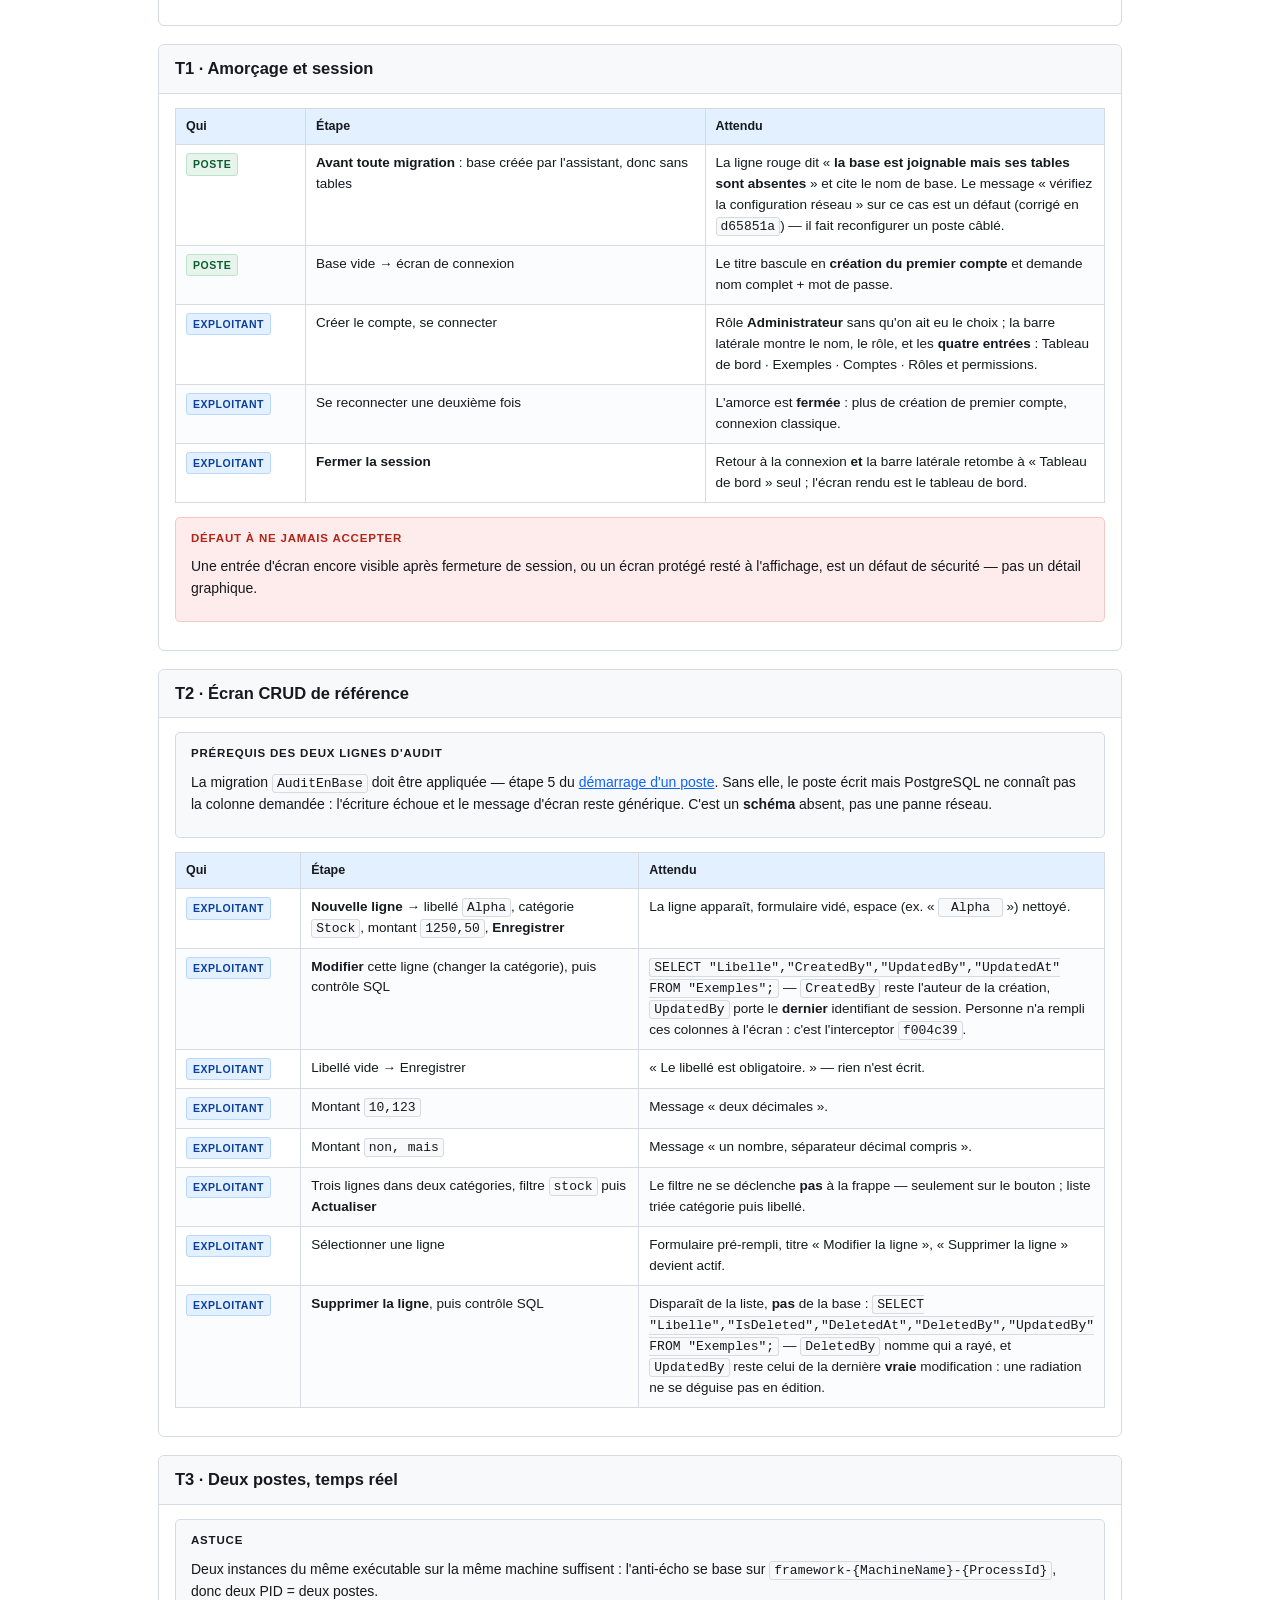
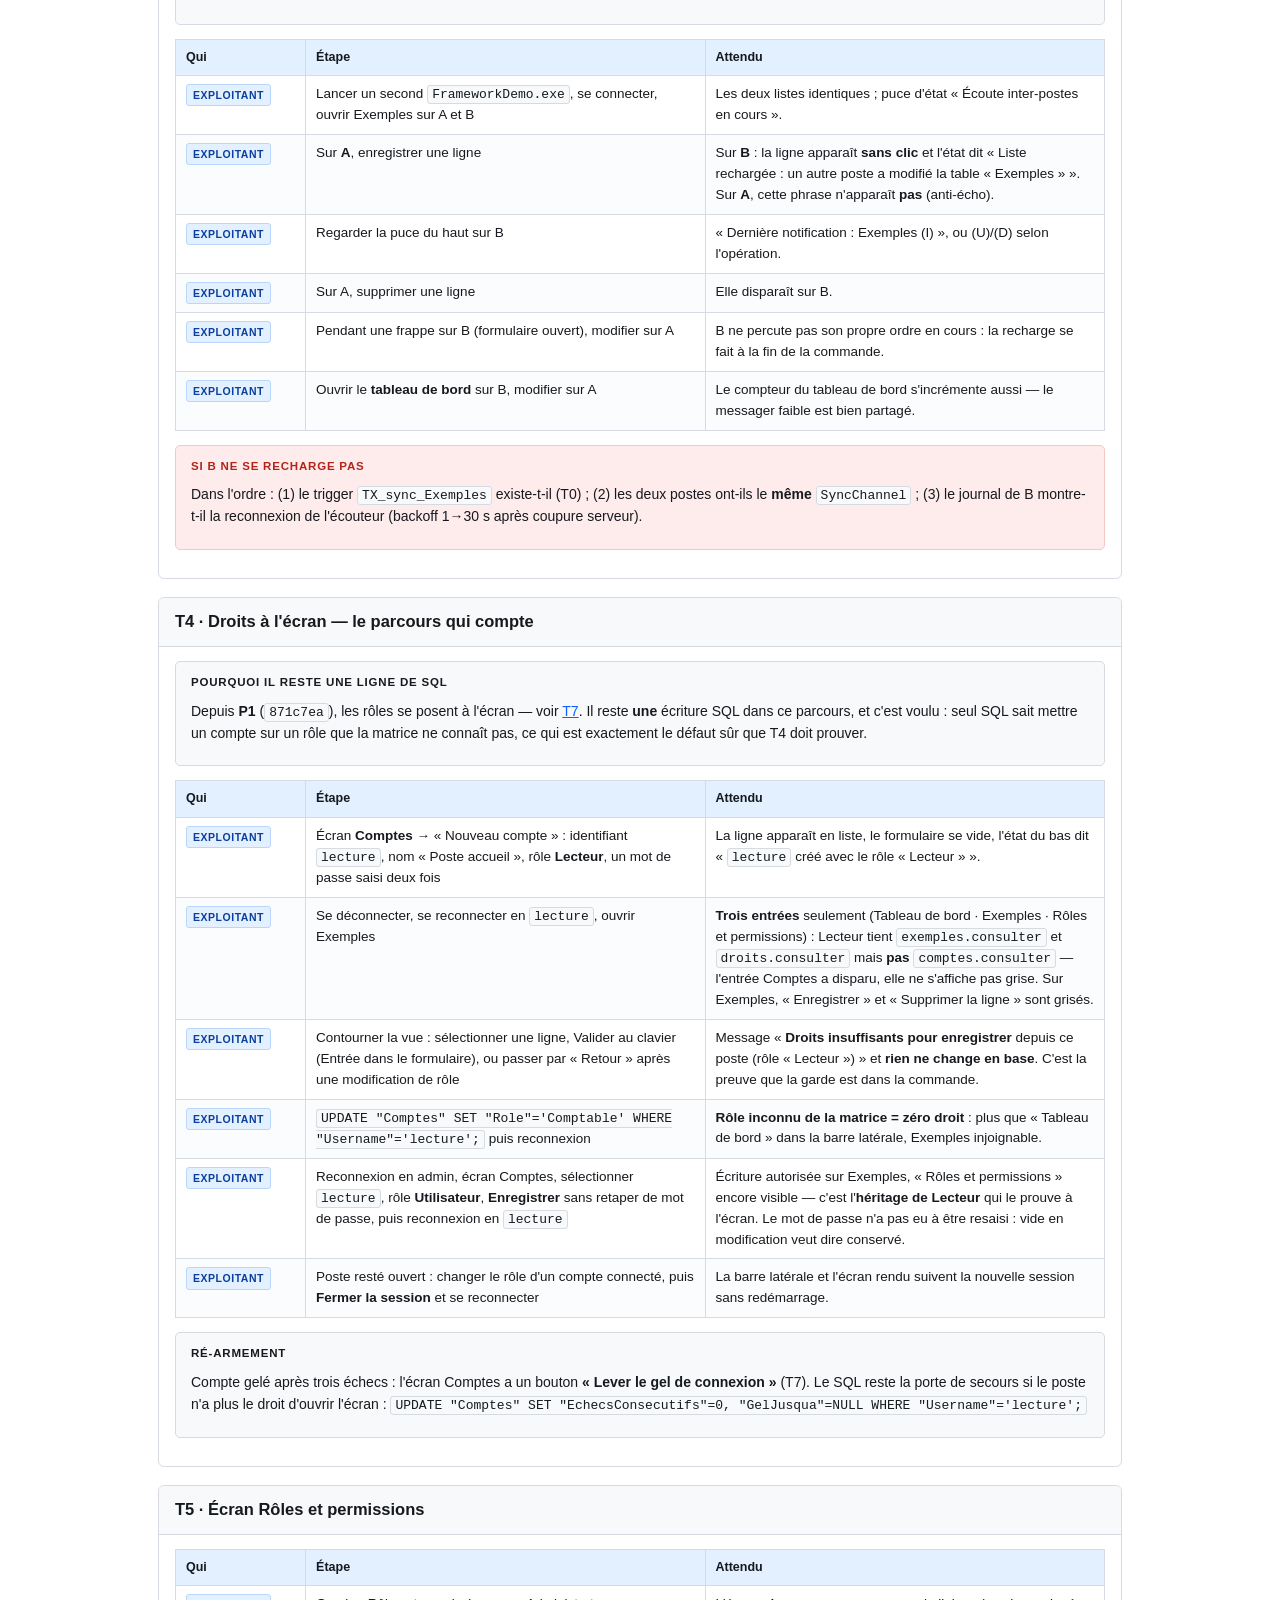
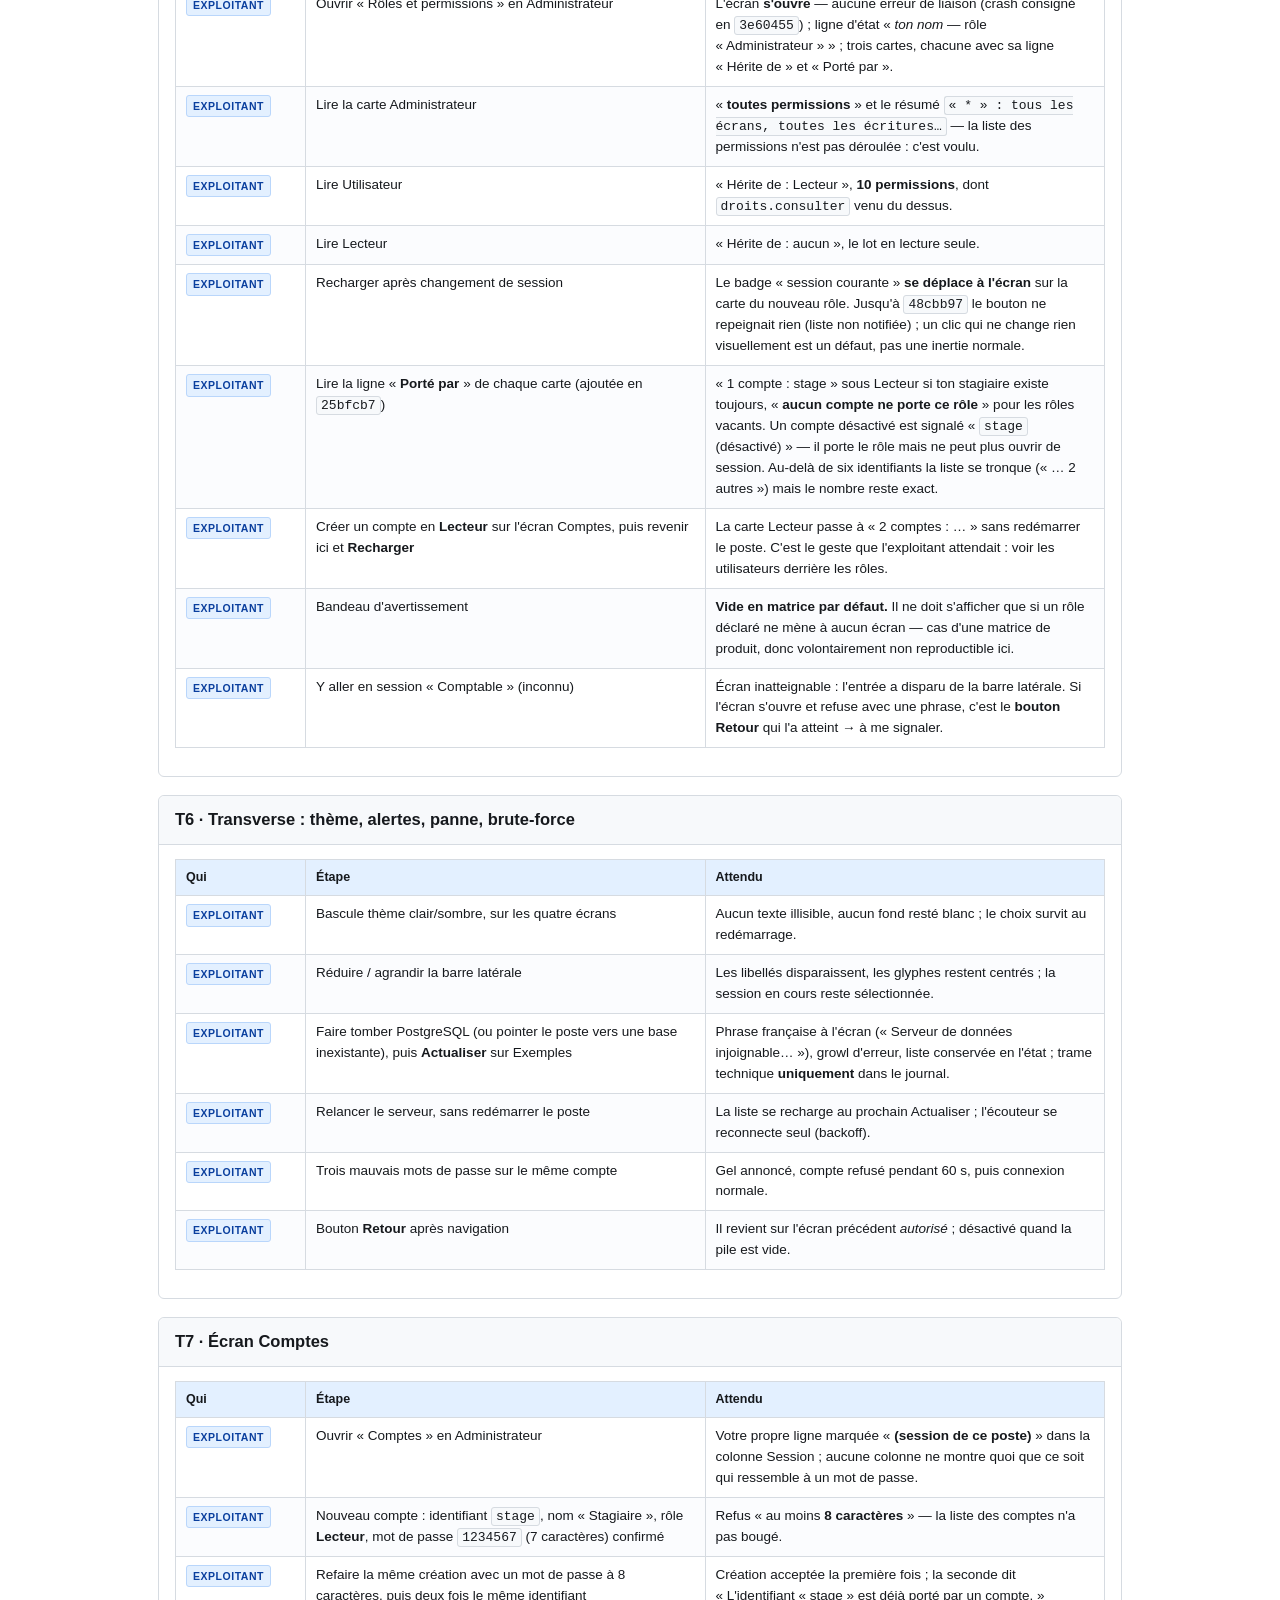
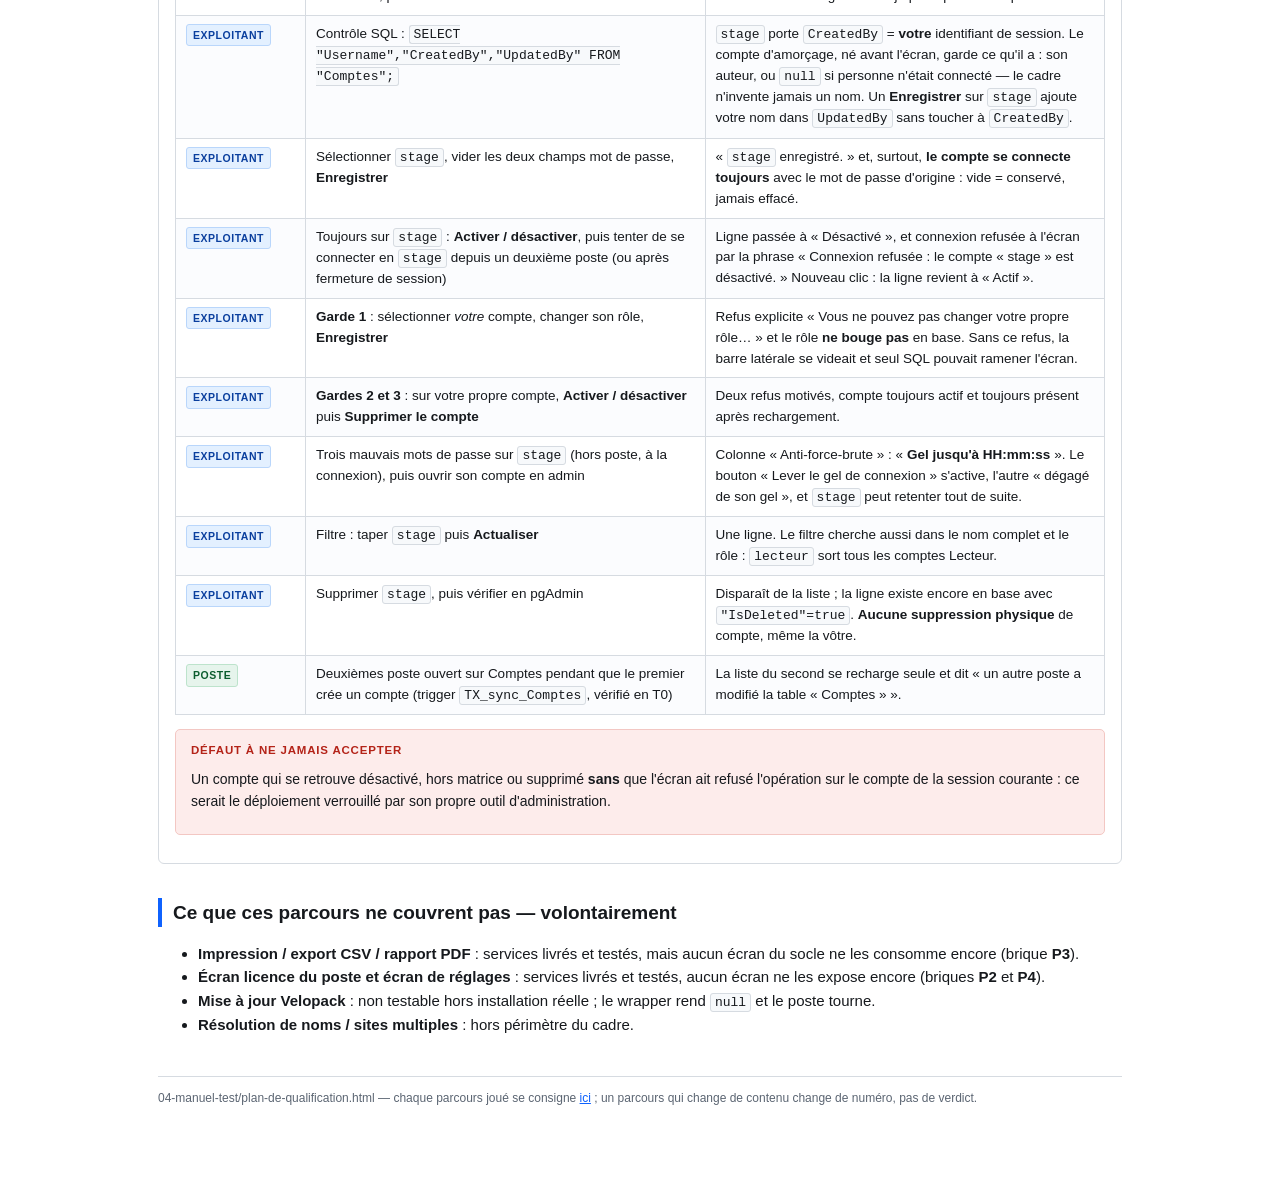
<file: documentation/04-manuel-test/plan-de-qualification.html>
<!DOCTYPE html>
<html lang="fr">
<head>
<meta charset="utf-8">
<meta name="viewport" content="width=device-width, initial-scale=1">
<title>Plan de qualification — Framework</title>
<link rel="stylesheet" href="../assets/doc.css">
</head>
<body>
<div class="wrap">

  <header class="page-head">
    <div class="rubrique">04 · Manuel de test</div>
    <h1>Plan de qualification — les huit parcours exploitant</h1>
    <p class="lede">La suite automatique prouve les décisions (droits, calculs, cycles de vie).
      Elle ne prouve <b>pas</b> le rendu, les vrais <code>IsEnabled</code>, les glyphes Segoe MDL2,
      ni le LISTEN/NOTIFY sur un vrai serveur. Ces huit parcours sont la seule preuve de ce dernier
      tiers — et ils ne peuvent être joués que par un humain devant un poste.</p>
    <div class="meta">
      <span>Durée totale&nbsp;: <b>≈ 85 min</b> (dont 25 min pour T3–T4 et 15 min pour T7)</span>
      <span>Postes requis&nbsp;: <b>1</b>, et <b>2</b> pour T3</span>
      <span>Rendu attendu&nbsp;: verdicts dans la <a href="fiche-de-recette.html">fiche de recette</a></span>
    </div>
  </header>

  <nav class="fils"><a href="../index.html">Accueil</a> › 04 · Manuel de test › <b>Plan de qualification</b></nav>

  <h2>Carte des parcours</h2>
  <table>
    <thead><tr><th style="width:9%">ID</th><th style="width:30%">Parcours</th><th style="width:12%">Acteur principal</th><th>Ce qu'il prouve — et que rien d'autre ne prouve</th></tr></thead>
    <tbody>
      <tr><td>T0</td><td>Poste neuf&nbsp;: assistant et base</td><td>Exploitant</td>
        <td>Configuration autonome, création de base, application de la migration et présence du trigger.</td></tr>
      <tr><td>T1</td><td>Amorçage et session</td><td>Exploitant</td>
        <td>Premier compte forcé Administrateur, chip utilisateur, ouverture et fermeture de session.</td></tr>
      <tr><td>T2</td><td>CRUD de référence</td><td>Exploitant</td>
        <td>Rendu de la liste et du formulaire, validations à l'écran, suppression logique réelle.</td></tr>
      <tr><td>T3</td><td>Deux postes en synchro</td><td>Exploitant</td>
        <td>Notify réel, anti-écho, recharge de la bonne table au bon moment.</td></tr>
      <tr><td>T4</td><td>Droits à l'écran</td><td>Exploitant</td>
        <td>Sidebar filtrée, boutons grisés, refus à l'exécution, défaut sûr sur rôle inconnu.</td></tr>
      <tr><td>T5</td><td>Écran Rôles et permissions</td><td>Exploitant</td>
        <td>Lisibilité de la matrice, badge de session courante, phrases de l'écran.</td></tr>
      <tr><td>T6</td><td>Transverse&nbsp;: thème, alertes, panne, brute-force</td><td>Exploitant</td>
        <td>Lecture en thème sombre, message français sur vraie panne, gel de compte à l'usage.</td></tr>
      <tr><td>T7</td><td>Écran Comptes</td><td>Exploitant</td>
        <td>Un second compte créé <b>sans SQL</b>, un rôle changé à l'écran, une inactivation qui tient,
          le gel levé depuis l'interface, les trois gardes anti-verrouillage.</td></tr>
    </tbody>
  </table>

  <div class="encadre attention">
    <span class="t">Avant de commencer</span>
    <p>Notez pour chaque parcours le <b>numéro, l'écran et la phrase exacte affichée</b> si ça coince&nbsp;:
      c'est la forme sous laquelle une anomalie devient corrigeable. Les verdicts se consignent
      <a href="fiche-de-recette.html">ici</a>.</p>
  </div>

  <!-- ═══════════════ T0 ═══════════════ -->
  <div class="fiche">
    <h2>T0 · Poste neuf&nbsp;: assistant réseau et base</h2>
    <div class="corps">
      <p class="lede" style="margin-top:12px">Prérequis&nbsp;: PostgreSQL 14+ joignable, un compte de
        connexion, et aucun <code>settings.json</code> sur le poste.</p>
      <table>
        <thead><tr><th style="width:14%">Qui</th><th style="width:43%">Étape</th><th>Attendu</th></tr></thead>
        <tbody>
          <tr><td><span class="qui qui-vous">Exploitant</span></td>
            <td>Lancer <code>FrameworkDemo.exe</code> (ou <code>dotnet run --project Framework.WPF</code>)</td>
            <td>Aucun [ERR]&nbsp;: l'assistant de configuration s'ouvre de lui-même.</td></tr>
          <tr><td><span class="qui qui-vous">Exploitant</span></td><td>Saisir hôte, port, base, utilisateur, mot de passe, SSL&nbsp;; <b>Tester la connexion</b></td>
            <td>Verdict en français citant la cause réelle&nbsp;; un port non numérique ou un champ vide demande une correction <b>avant</b> tout appel réseau.</td></tr>
          <tr><td><span class="qui qui-vous">Exploitant</span></td><td><b>Enregistrer et fermer</b></td>
            <td>Si la base est absente&nbsp;: «&nbsp;La base a été créée sur le serveur.&nbsp;». La fenêtre se ferme
              sur un poste prêt, sans redémarrage&nbsp;: le resolver relit les réglages à chaud.</td></tr>
          <tr><td><span class="qui qui-outil">Outil</span></td>
            <td><code>dotnet ef database update --project Framework.Data</code></td>
            <td>Les deux migrations appliquées&nbsp;: tables <code>Comptes</code> et <code>Exemples</code>
              (<code>Initial</code>) plus les six colonnes d'auteur <code>varchar(64)</code> nulla
              (<code>AuditEnBase</code>). <code>__EFMigrationsHistory</code> les nomme toutes les deux.</td></tr>
          <tr><td><span class="qui qui-vous">Exploitant</span></td>
            <td><code>SELECT tgname FROM pg_trigger WHERE tgname LIKE 'TX_sync%';</code></td>
            <td><b>Deux lignes.</b> Sans elles, T3 est impossible — c'est le contrôle le plus important de tout le plan.</td></tr>
        </tbody>
      </table>
      <div class="encadre danger"><span class="t">Si ça échoue</span>
        <p>Journal <code>%AppData%\{NomApplication}\Logs\app-{date}.log</code>&nbsp;; le SQLSTATE traduit est
          dans <code>MessageResultat</code>. Un nom de base hors whitelist se refuse avant tout appel.</p></div>
    </div>
  </div>

  <!-- ═══════════════ T1 ═══════════════ -->
  <div class="fiche">
    <h2>T1 · Amorçage et session</h2>
    <div class="corps">
      <table>
        <thead><tr><th style="width:14%">Qui</th><th style="width:43%">Étape</th><th>Attendu</th></tr></thead>
        <tbody>
          <tr><td><span class="qui qui-poste">Poste</span></td>
            <td><b>Avant toute migration</b>&nbsp;: base créée par l'assistant, donc sans tables</td>
            <td>La ligne rouge dit «&nbsp;<b>la base est joignable mais ses tables sont absentes</b>&nbsp;» et
              cite le nom de base. Le message «&nbsp;vérifiez la configuration réseau&nbsp;» sur ce cas est un
              défaut (corrigé en <code>d65851a</code>) — il fait reconfigurer un poste câblé.</td></tr>
          <tr><td><span class="qui qui-poste">Poste</span></td><td>Base vide → écran de connexion</td>
            <td>Le titre bascule en <b>création du premier compte</b> et demande nom complet + mot de passe.</td></tr>
          <tr><td><span class="qui qui-vous">Exploitant</span></td><td>Créer le compte, se connecter</td>
            <td>Rôle <b>Administrateur</b> sans qu'on ait eu le choix&nbsp;; la barre latérale montre le nom, le rôle,
              et les <b>quatre entrées</b>&nbsp;: Tableau de bord · Exemples · Comptes · Rôles et permissions.</td></tr>
          <tr><td><span class="qui qui-vous">Exploitant</span></td><td>Se reconnecter une deuxième fois</td>
            <td>L'amorce est <b>fermée</b>&nbsp;: plus de création de premier compte, connexion classique.</td></tr>
          <tr><td><span class="qui qui-vous">Exploitant</span></td><td><b>Fermer la session</b></td>
            <td>Retour à la connexion <b>et</b> la barre latérale retombe à « Tableau de bord » seul&nbsp;; l'écran
              rendu est le tableau de bord.</td></tr>
        </tbody>
      </table>
      <div class="encadre danger"><span class="t">Défaut à ne jamais accepter</span>
        <p>Une entrée d'écran encore visible après fermeture de session, ou un écran protégé resté à l'affichage,
          est un défaut de sécurité — pas un détail graphique.</p></div>
    </div>
  </div>

  <!-- ═══════════════ T2 ═══════════════ -->
  <div class="fiche">
    <h2>T2 · Écran CRUD de référence</h2>
    <div class="corps">
      <div class="encadre note"><span class="t">Prérequis des deux lignes d'audit</span>
        <p>La migration <code>AuditEnBase</code> doit être appliquée — étape 5 du
          <a href="../02-tutoriels/demarrage-d-un-poste.html">démarrage d'un poste</a>. Sans elle, le poste
          écrit mais PostgreSQL ne connaît pas la colonne demandée&nbsp;: l'écriture échoue et le message
          d'écran reste générique. C'est un <b>schéma</b> absent, pas une panne réseau.</p></div>
      <table>
        <thead><tr><th style="width:14%">Qui</th><th style="width:43%">Étape</th><th>Attendu</th></tr></thead>
        <tbody>
          <tr><td><span class="qui qui-vous">Exploitant</span></td>
            <td><b>Nouvelle ligne</b> → libellé <code>Alpha</code>, catégorie <code>Stock</code>, montant <code>1250,50</code>, <b>Enregistrer</b></td>
            <td>La ligne apparaît, formulaire vidé, espace (ex.&nbsp;«&nbsp;<code> Alpha </code>&nbsp;») nettoyé.</td></tr>
          <tr><td><span class="qui qui-vous">Exploitant</span></td>
            <td><b>Modifier</b> cette ligne (changer la catégorie), puis contrôle SQL</td>
            <td><code>SELECT "Libelle","CreatedBy","UpdatedBy","UpdatedAt" FROM "Exemples";</code>&nbsp;—
              <code>CreatedBy</code> reste l'auteur de la création, <code>UpdatedBy</code> porte le
              <b>dernier</b> identifiant de session. Personne n'a rempli ces colonnes à l'écran&nbsp;:
              c'est l'interceptor <code>f004c39</code>.</td></tr>
          <tr><td><span class="qui qui-vous">Exploitant</span></td><td>Libellé vide → Enregistrer</td>
            <td>«&nbsp;Le libellé est obligatoire.&nbsp;» — rien n'est écrit.</td></tr>
          <tr><td><span class="qui qui-vous">Exploitant</span></td><td>Montant <code>10,123</code></td>
            <td>Message «&nbsp;deux décimales&nbsp;».</td></tr>
          <tr><td><span class="qui qui-vous">Exploitant</span></td><td>Montant <code>non, mais</code></td>
            <td>Message «&nbsp;un nombre, séparateur décimal compris&nbsp;».</td></tr>
          <tr><td><span class="qui qui-vous">Exploitant</span></td>
            <td>Trois lignes dans deux catégories, filtre <code>stock</code> puis <b>Actualiser</b></td>
            <td>Le filtre ne se déclenche <b>pas</b> à la frappe — seulement sur le bouton&nbsp;; liste triée
              catégorie puis libellé.</td></tr>
          <tr><td><span class="qui qui-vous">Exploitant</span></td><td>Sélectionner une ligne</td>
            <td>Formulaire pré-rempli, titre «&nbsp;Modifier la ligne&nbsp;», «&nbsp;Supprimer la ligne&nbsp;» devient actif.</td></tr>
          <tr><td><span class="qui qui-vous">Exploitant</span></td><td><b>Supprimer la ligne</b>, puis contrôle SQL</td>
            <td>Disparaît de la liste, <b>pas</b> de la base&nbsp;:
              <code>SELECT "Libelle","IsDeleted","DeletedAt","DeletedBy","UpdatedBy" FROM "Exemples";</code> —
              <code>DeletedBy</code> nomme qui a rayé, et <code>UpdatedBy</code> reste celui de la dernière
              <b>vraie</b> modification&nbsp;: une radiation ne se déguise pas en édition.</td></tr>
        </tbody>
      </table>
    </div>
  </div>

  <!-- ═══════════════ T3 ═══════════════ -->
  <div class="fiche">
    <h2>T3 · Deux postes, temps réel</h2>
    <div class="corps">
      <div class="encadre note"><span class="t">Astuce</span>
        <p>Deux instances du même exécutable sur la même machine suffisent&nbsp;: l'anti-écho se base sur
          <code>framework-{MachineName}-{ProcessId}</code>, donc deux PID = deux postes.</p></div>
      <table>
        <thead><tr><th style="width:14%">Qui</th><th style="width:43%">Étape</th><th>Attendu</th></tr></thead>
        <tbody>
          <tr><td><span class="qui qui-vous">Exploitant</span></td><td>Lancer un second <code>FrameworkDemo.exe</code>, se connecter, ouvrir Exemples sur A et B</td>
            <td>Les deux listes identiques&nbsp;; puce d'état «&nbsp;Écoute inter-postes en cours&nbsp;».</td></tr>
          <tr><td><span class="qui qui-vous">Exploitant</span></td><td>Sur <b>A</b>, enregistrer une ligne</td>
            <td>Sur <b>B</b>&nbsp;: la ligne apparaît <b>sans clic</b> et l'état dit
              «&nbsp;Liste rechargée&nbsp;: un autre poste a modifié la table «&nbsp;Exemples&nbsp;»&nbsp;». Sur <b>A</b>, cette phrase
              n'apparaît <b>pas</b> (anti-écho).</td></tr>
          <tr><td><span class="qui qui-vous">Exploitant</span></td><td>Regarder la puce du haut sur B</td>
            <td>«&nbsp;Dernière notification&nbsp;: Exemples (I)&nbsp;», ou (U)/(D) selon l'opération.</td></tr>
          <tr><td><span class="qui qui-vous">Exploitant</span></td><td>Sur A, supprimer une ligne</td>
            <td>Elle disparaît sur B.</td></tr>
          <tr><td><span class="qui qui-vous">Exploitant</span></td><td>Pendant une frappe sur B (formulaire ouvert), modifier sur A</td>
            <td>B ne percute pas son propre ordre en cours&nbsp;: la recharge se fait à la fin de la commande.</td></tr>
          <tr><td><span class="qui qui-vous">Exploitant</span></td><td>Ouvrir le <b>tableau de bord</b> sur B, modifier sur A</td>
            <td>Le compteur du tableau de bord s'incrémente aussi — le messager faible est bien partagé.</td></tr>
        </tbody>
      </table>
      <div class="encadre danger"><span class="t">Si B ne se recharge pas</span>
        <p>Dans l'ordre&nbsp;: (1) le trigger <code>TX_sync_Exemples</code> existe-t-il (T0)&nbsp;; (2) les deux postes
          ont-ils le <b>même</b> <code>SyncChannel</code>&nbsp;; (3) le journal de B montre-t-il la reconnexion
          de l'écouteur (backoff 1→30 s après coupure serveur).</p></div>
    </div>
  </div>

  <!-- ═══════════════ T4 ═══════════════ -->
  <div class="fiche">
    <h2>T4 · Droits à l'écran — le parcours qui compte</h2>
    <div class="corps">
      <div class="encadre note"><span class="t">Pourquoi il reste une ligne de SQL</span>
        <p>Depuis <b>P1</b> (<code>871c7ea</code>), les rôles se posent à l'écran — voir
          <a href="#t7">T7</a>. Il reste <b>une</b> écriture SQL dans ce parcours, et c'est voulu&nbsp;:
          seul SQL sait mettre un compte sur un rôle que la matrice ne connaît pas, ce qui est exactement
          le défaut sûr que T4 doit prouver.</p></div>
      <table>
        <thead><tr><th style="width:14%">Qui</th><th style="width:43%">Étape</th><th>Attendu</th></tr></thead>
        <tbody>
          <tr><td><span class="qui qui-vous">Exploitant</span></td>
            <td>Écran <b>Comptes</b> → «&nbsp;Nouveau compte&nbsp;»&nbsp;: identifiant <code>lecture</code>,
              nom «&nbsp;Poste accueil&nbsp;», rôle <b>Lecteur</b>, un mot de passe saisi deux fois</td>
            <td>La ligne apparaît en liste, le formulaire se vide, l'état du bas dit
              «&nbsp;<code>lecture</code> créé avec le rôle «&nbsp;Lecteur&nbsp;»&nbsp;».</td></tr>
          <tr><td><span class="qui qui-vous">Exploitant</span></td><td>Se déconnecter, se reconnecter en <code>lecture</code>, ouvrir Exemples</td>
            <td><b>Trois entrées</b> seulement (Tableau de bord · Exemples · Rôles et permissions)&nbsp;: Lecteur
              tient <code>exemples.consulter</code> et <code>droits.consulter</code> mais <b>pas</b>
              <code>comptes.consulter</code> — l'entrée Comptes a disparu, elle ne s'affiche pas grise.
              Sur Exemples, «&nbsp;Enregistrer&nbsp;» et «&nbsp;Supprimer la ligne&nbsp;» sont grisés.</td></tr>
          <tr><td><span class="qui qui-vous">Exploitant</span></td>
            <td>Contourner la vue&nbsp;: sélectionner une ligne, Valider au clavier (Entrée dans le formulaire),
              ou passer par «&nbsp;Retour&nbsp;» après une modification de rôle</td>
            <td>Message «&nbsp;<b>Droits insuffisants pour enregistrer</b> depuis ce poste (rôle «&nbsp;Lecteur&nbsp;»)&nbsp;»
              et <b>rien ne change en base</b>. C'est la preuve que la garde est dans la commande.</td></tr>
          <tr><td><span class="qui qui-vous">Exploitant</span></td>
            <td><code>UPDATE "Comptes" SET "Role"='Comptable' WHERE "Username"='lecture';</code> puis reconnexion</td>
            <td><b>Rôle inconnu de la matrice = zéro droit</b>&nbsp;: plus que «&nbsp;Tableau de bord&nbsp;» dans la barre
              latérale, Exemples injoignable.</td></tr>
          <tr><td><span class="qui qui-vous">Exploitant</span></td>
            <td>Reconnexion en admin, écran Comptes, sélectionner <code>lecture</code>, rôle
              <b>Utilisateur</b>, <b>Enregistrer</b> sans retaper de mot de passe, puis reconnexion en <code>lecture</code></td>
            <td>Écriture autorisée sur Exemples, «&nbsp;Rôles et permissions&nbsp;» encore visible —
              c'est l'<b>héritage de Lecteur</b> qui le prouve à l'écran. Le mot de passe n'a pas eu à être
              resaisi&nbsp;: vide en modification veut dire conservé.</td></tr>
          <tr><td><span class="qui qui-vous">Exploitant</span></td>
            <td>Poste resté ouvert&nbsp;: changer le rôle d'un compte connecté, puis <b>Fermer la session</b> et se reconnecter</td>
            <td>La barre latérale et l'écran rendu suivent la nouvelle session sans redémarrage.</td></tr>
        </tbody>
      </table>
      <div class="encadre note"><span class="t">Ré-armement</span>
        <p>Compte gelé après trois échecs&nbsp;: l'écran Comptes a un bouton <b>«&nbsp;Lever le gel de
          connexion&nbsp;»</b> (T7). Le SQL reste la porte de secours si le poste n'a plus le droit d'ouvrir
          l'écran&nbsp;:
          <code>UPDATE "Comptes" SET "EchecsConsecutifs"=0, "GelJusqua"=NULL WHERE "Username"='lecture';</code></p></div>
    </div>
  </div>

  <!-- ═══════════════ T5 ═══════════════ -->
  <div class="fiche">
    <h2>T5 · Écran Rôles et permissions</h2>
    <div class="corps">
      <table>
        <thead><tr><th style="width:14%">Qui</th><th style="width:43%">Étape</th><th>Attendu</th></tr></thead>
        <tbody>
          <tr><td><span class="qui qui-vous">Exploitant</span></td><td>Ouvrir «&nbsp;Rôles et permissions&nbsp;» en Administrateur</td>
            <td>L'écran <b>s'ouvre</b> — aucune erreur de liaison (crash consigné en <code>3e60455</code>)&nbsp;;
              ligne d'état «&nbsp;<em>ton nom</em> — rôle «&nbsp;Administrateur&nbsp;»&nbsp;»&nbsp;; trois cartes,
              chacune avec sa ligne «&nbsp;Hérite de&nbsp;» et «&nbsp;Porté par&nbsp;».</td></tr>
          <tr><td><span class="qui qui-vous">Exploitant</span></td><td>Lire la carte Administrateur</td>
            <td>«&nbsp;<b>toutes permissions</b>&nbsp;» et le résumé <code>«&nbsp;*&nbsp;»&nbsp;: tous les écrans, toutes les écritures…</code>
              — la liste des permissions n'est pas déroulée&nbsp;: c'est voulu.</td></tr>
          <tr><td><span class="qui qui-vous">Exploitant</span></td><td>Lire Utilisateur</td>
            <td>«&nbsp;Hérite de&nbsp;: Lecteur&nbsp;», <b>10 permissions</b>, dont <code>droits.consulter</code> venu du dessus.</td></tr>
          <tr><td><span class="qui qui-vous">Exploitant</span></td><td>Lire Lecteur</td>
            <td>«&nbsp;Hérite de&nbsp;: aucun&nbsp;», le lot en lecture seule.</td></tr>
          <tr><td><span class="qui qui-vous">Exploitant</span></td><td>Recharger après changement de session</td>
            <td>Le badge «&nbsp;session courante&nbsp;» <b>se déplace à l'écran</b> sur la carte du nouveau rôle.
              Jusqu'à <code>48cbb97</code> le bouton ne repeignait rien (liste non notifiée)&nbsp;; un clic qui ne
              change rien visuellement est un défaut, pas une inertie normale.</td></tr>
          <tr><td><span class="qui qui-vous">Exploitant</span></td>
            <td>Lire la ligne «&nbsp;<b>Porté par</b>&nbsp;» de chaque carte (ajoutée en <code>25bfcb7</code>)</td>
            <td>«&nbsp;1 compte&nbsp;: stage&nbsp;» sous Lecteur si ton stagiaire existe toujours, «&nbsp;<b>aucun
              compte ne porte ce rôle</b>&nbsp;» pour les rôles vacants. Un compte désactivé est signalé
              «&nbsp;<code>stage</code> (désactivé)&nbsp;» — il porte le rôle mais ne peut plus ouvrir de session.
              Au-delà de six identifiants la liste se tronque («&nbsp;… 2 autres&nbsp;») mais le nombre reste exact.</td></tr>
          <tr><td><span class="qui qui-vous">Exploitant</span></td>
            <td>Créer un compte en <b>Lecteur</b> sur l'écran Comptes, puis revenir ici et <b>Recharger</b></td>
            <td>La carte Lecteur passe à «&nbsp;2 comptes&nbsp;: …&nbsp;» sans redémarrer le poste. C'est le geste
              que l'exploitant attendait&nbsp;: voir les utilisateurs derrière les rôles.</td></tr>
          <tr><td><span class="qui qui-vous">Exploitant</span></td><td>Bandeau d'avertissement</td>
            <td><b>Vide en matrice par défaut.</b> Il ne doit s'afficher que si un rôle déclaré ne mène à aucun écran
              — cas d'une matrice de produit, donc volontairement non reproductible ici.</td></tr>
          <tr><td><span class="qui qui-vous">Exploitant</span></td><td>Y aller en session «&nbsp;Comptable&nbsp;» (inconnu)</td>
            <td>Écran inatteignable&nbsp;: l'entrée a disparu de la barre latérale. Si l'écran s'ouvre et refuse
              avec une phrase, c'est le <b>bouton Retour</b> qui l'a atteint&nbsp;→ à me signaler.</td></tr>
        </tbody>
      </table>
    </div>
  </div>

  <!-- ═══════════════ T6 ═══════════════ -->
  <div class="fiche">
    <h2>T6 · Transverse&nbsp;: thème, alertes, panne, brute-force</h2>
    <div class="corps">
      <table>
        <thead><tr><th style="width:14%">Qui</th><th style="width:43%">Étape</th><th>Attendu</th></tr></thead>
        <tbody>
          <tr><td><span class="qui qui-vous">Exploitant</span></td><td>Bascule thème clair/sombre, sur les quatre écrans</td>
            <td>Aucun texte illisible, aucun fond resté blanc&nbsp;; le choix survit au redémarrage.</td></tr>
          <tr><td><span class="qui qui-vous">Exploitant</span></td><td>Réduire / agrandir la barre latérale</td>
            <td>Les libellés disparaissent, les glyphes restent centrés&nbsp;; la session en cours reste sélectionnée.</td></tr>
          <tr><td><span class="qui qui-vous">Exploitant</span></td>
            <td>Faire tomber PostgreSQL (ou pointer le poste vers une base inexistante), puis <b>Actualiser</b> sur Exemples</td>
            <td>Phrase française à l'écran («&nbsp;Serveur de données injoignable…&nbsp;»), growl d'erreur, liste
              conservée en l'état&nbsp;; trame technique <b>uniquement</b> dans le journal.</td></tr>
          <tr><td><span class="qui qui-vous">Exploitant</span></td><td>Relancer le serveur, sans redémarrer le poste</td>
            <td>La liste se recharge au prochain Actualiser&nbsp;; l'écouteur se reconnecte seul (backoff).</td></tr>
          <tr><td><span class="qui qui-vous">Exploitant</span></td><td>Trois mauvais mots de passe sur le même compte</td>
            <td>Gel annoncé, compte refusé pendant 60 s, puis connexion normale.</td></tr>
          <tr><td><span class="qui qui-vous">Exploitant</span></td><td>Bouton <b>Retour</b> après navigation</td>
            <td>Il revient sur l'écran précédent <em>autorisé</em>&nbsp;; désactivé quand la pile est vide.</td></tr>
        </tbody>
      </table>
    </div>
  </div>

  <!-- ═══════════════ T7 ═══════════════ -->
  <div class="fiche" id="t7">
    <h2>T7 · Écran Comptes</h2>
    <div class="corps">
      <table>
        <thead><tr><th style="width:14%">Qui</th><th style="width:43%">Étape</th><th>Attendu</th></tr></thead>
        <tbody>
          <tr><td><span class="qui qui-vous">Exploitant</span></td><td>Ouvrir «&nbsp;Comptes&nbsp;» en Administrateur</td>
            <td>Votre propre ligne marquée «&nbsp;<b>(session de ce poste)</b>&nbsp;» dans la colonne Session&nbsp;;
              aucune colonne ne montre quoi que ce soit qui ressemble à un mot de passe.</td></tr>
          <tr><td><span class="qui qui-vous">Exploitant</span></td>
            <td>Nouveau compte&nbsp;: identifiant <code>stage</code>, nom «&nbsp;Stagiaire&nbsp;», rôle
              <b>Lecteur</b>, mot de passe <code>1234567</code> (7 caractères) confirmé</td>
            <td>Refus «&nbsp;au moins <b>8 caractères</b>&nbsp;» — la liste des comptes n'a pas bougé.</td></tr>
          <tr><td><span class="qui qui-vous">Exploitant</span></td>
            <td>Refaire la même création avec un mot de passe à 8 caractères, puis deux fois le même identifiant</td>
            <td>Création acceptée la première fois&nbsp;; la seconde dit
              «&nbsp;L'identifiant «&nbsp;stage&nbsp;» est déjà porté par un compte.&nbsp;»</td></tr>
          <tr><td><span class="qui qui-vous">Exploitant</span></td>
            <td>Contrôle SQL&nbsp;: <code>SELECT "Username","CreatedBy","UpdatedBy" FROM "Comptes";</code></td>
            <td><code>stage</code> porte <code>CreatedBy</code> = <b>votre</b> identifiant de session. Le compte
              d'amorçage, né avant l'écran, garde ce qu'il a&nbsp;: son auteur, ou <code>null</code> si personne
              n'était connecté — le cadre n'invente jamais un nom. Un <b>Enregistrer</b> sur <code>stage</code>
              ajoute votre nom dans <code>UpdatedBy</code> sans toucher à <code>CreatedBy</code>.</td></tr>
          <tr><td><span class="qui qui-vous">Exploitant</span></td>
            <td>Sélectionner <code>stage</code>, vider les deux champs mot de passe, <b>Enregistrer</b></td>
            <td>«&nbsp;<code>stage</code> enregistré.&nbsp;» et, surtout, <b>le compte se connecte toujours</b>
              avec le mot de passe d'origine&nbsp;: vide = conservé, jamais effacé.</td></tr>
          <tr><td><span class="qui qui-vous">Exploitant</span></td>
            <td>Toujours sur <code>stage</code>&nbsp;: <b>Activer&nbsp;/&nbsp;désactiver</b>, puis tenter de se
              connecter en <code>stage</code> depuis un deuxième poste (ou après fermeture de session)</td>
            <td>Ligne passée à «&nbsp;Désactivé&nbsp;», et connexion refusée à l'écran par la phrase
              «&nbsp;Connexion refusée&nbsp;: le compte «&nbsp;stage&nbsp;» est désactivé.&nbsp;» Nouveau clic&nbsp;: la ligne revient à «&nbsp;Actif&nbsp;».</td></tr>
          <tr><td><span class="qui qui-vous">Exploitant</span></td>
            <td><b>Garde 1</b>&nbsp;: sélectionner <em>votre</em> compte, changer son rôle, <b>Enregistrer</b></td>
            <td>Refus explicite «&nbsp;Vous ne pouvez pas changer votre propre rôle…&nbsp;» et le rôle
              <b>ne bouge pas</b> en base. Sans ce refus, la barre latérale se videait et seul SQL pouvait
              ramener l'écran.</td></tr>
          <tr><td><span class="qui qui-vous">Exploitant</span></td>
            <td><b>Gardes 2 et 3</b>&nbsp;: sur votre propre compte, <b>Activer&nbsp;/&nbsp;désactiver</b> puis
              <b>Supprimer le compte</b></td>
            <td>Deux refus motivés, compte toujours actif et toujours présent après rechargement.</td></tr>
          <tr><td><span class="qui qui-vous">Exploitant</span></td>
            <td>Trois mauvais mots de passe sur <code>stage</code> (hors poste, à la connexion), puis ouvrir son
              compte en admin</td>
            <td>Colonne «&nbsp;Anti-force-brute&nbsp;»&nbsp;: «&nbsp;<b>Gel jusqu'à HH:mm:ss</b>&nbsp;». Le bouton
              «&nbsp;Lever le gel de connexion&nbsp;» s'active, l'autre «&nbsp;dégagé de son gel&nbsp;», et
              <code>stage</code> peut retenter tout de suite.</td></tr>
          <tr><td><span class="qui qui-vous">Exploitant</span></td><td>Filtre&nbsp;: taper <code>stage</code> puis <b>Actualiser</b></td>
            <td>Une ligne. Le filtre cherche aussi dans le nom complet et le rôle&nbsp;: <code>lecteur</code>
              sort tous les comptes Lecteur.</td></tr>
          <tr><td><span class="qui qui-vous">Exploitant</span></td><td>Supprimer <code>stage</code>, puis vérifier en pgAdmin</td>
            <td>Disparaît de la liste&nbsp;; la ligne existe encore en base avec <code>"IsDeleted"=true</code>.
              <b>Aucune suppression physique</b> de compte, même la vôtre.</td></tr>
          <tr><td><span class="qui qui-poste">Poste</span></td>
            <td>Deuxièmes poste ouvert sur Comptes pendant que le premier crée un compte (trigger <code>TX_sync_Comptes</code>, vérifié en T0)</td>
            <td>La liste du second se recharge seule et dit «&nbsp;un autre poste a modifié la table
              «&nbsp;Comptes&nbsp;»&nbsp;».</td></tr>
        </tbody>
      </table>
      <div class="encadre danger"><span class="t">Défaut à ne jamais accepter</span>
        <p>Un compte qui se retrouve désactivé, hors matrice ou supprimé <b>sans</b> que l'écran ait refusé
          l'opération sur le compte de la session courante&nbsp;: ce serait le déploiement verrouillé par son
          propre outil d'administration.</p></div>
    </div>
  </div>

  <h2>Ce que ces parcours ne couvrent pas — volontairement</h2>
  <ul>
    <li><b>Impression / export CSV / rapport PDF</b>&nbsp;: services livrés et testés, mais aucun écran du socle
      ne les consomme encore (brique <b>P3</b>).</li>
    <li><b>Écran licence du poste et écran de réglages</b>&nbsp;: services livrés et testés, aucun écran ne
      les expose encore (briques <b>P2</b> et <b>P4</b>).</li>
    <li><b>Mise à jour Velopack</b>&nbsp;: non testable hors installation réelle&nbsp;; le wrapper rend
      <code>null</code> et le poste tourne.</li>
    <li><b>Résolution de noms / sites multiples</b>&nbsp;: hors périmètre du cadre.</li>
  </ul>

  <footer class="pied">04-manuel-test/plan-de-qualification.html — chaque parcours joué se consigne
    <a href="fiche-de-recette.html">ici</a>&nbsp;; un parcours qui change de contenu change de numéro,
    pas de verdict.</footer>

</div>
</body>
</html>
</file>
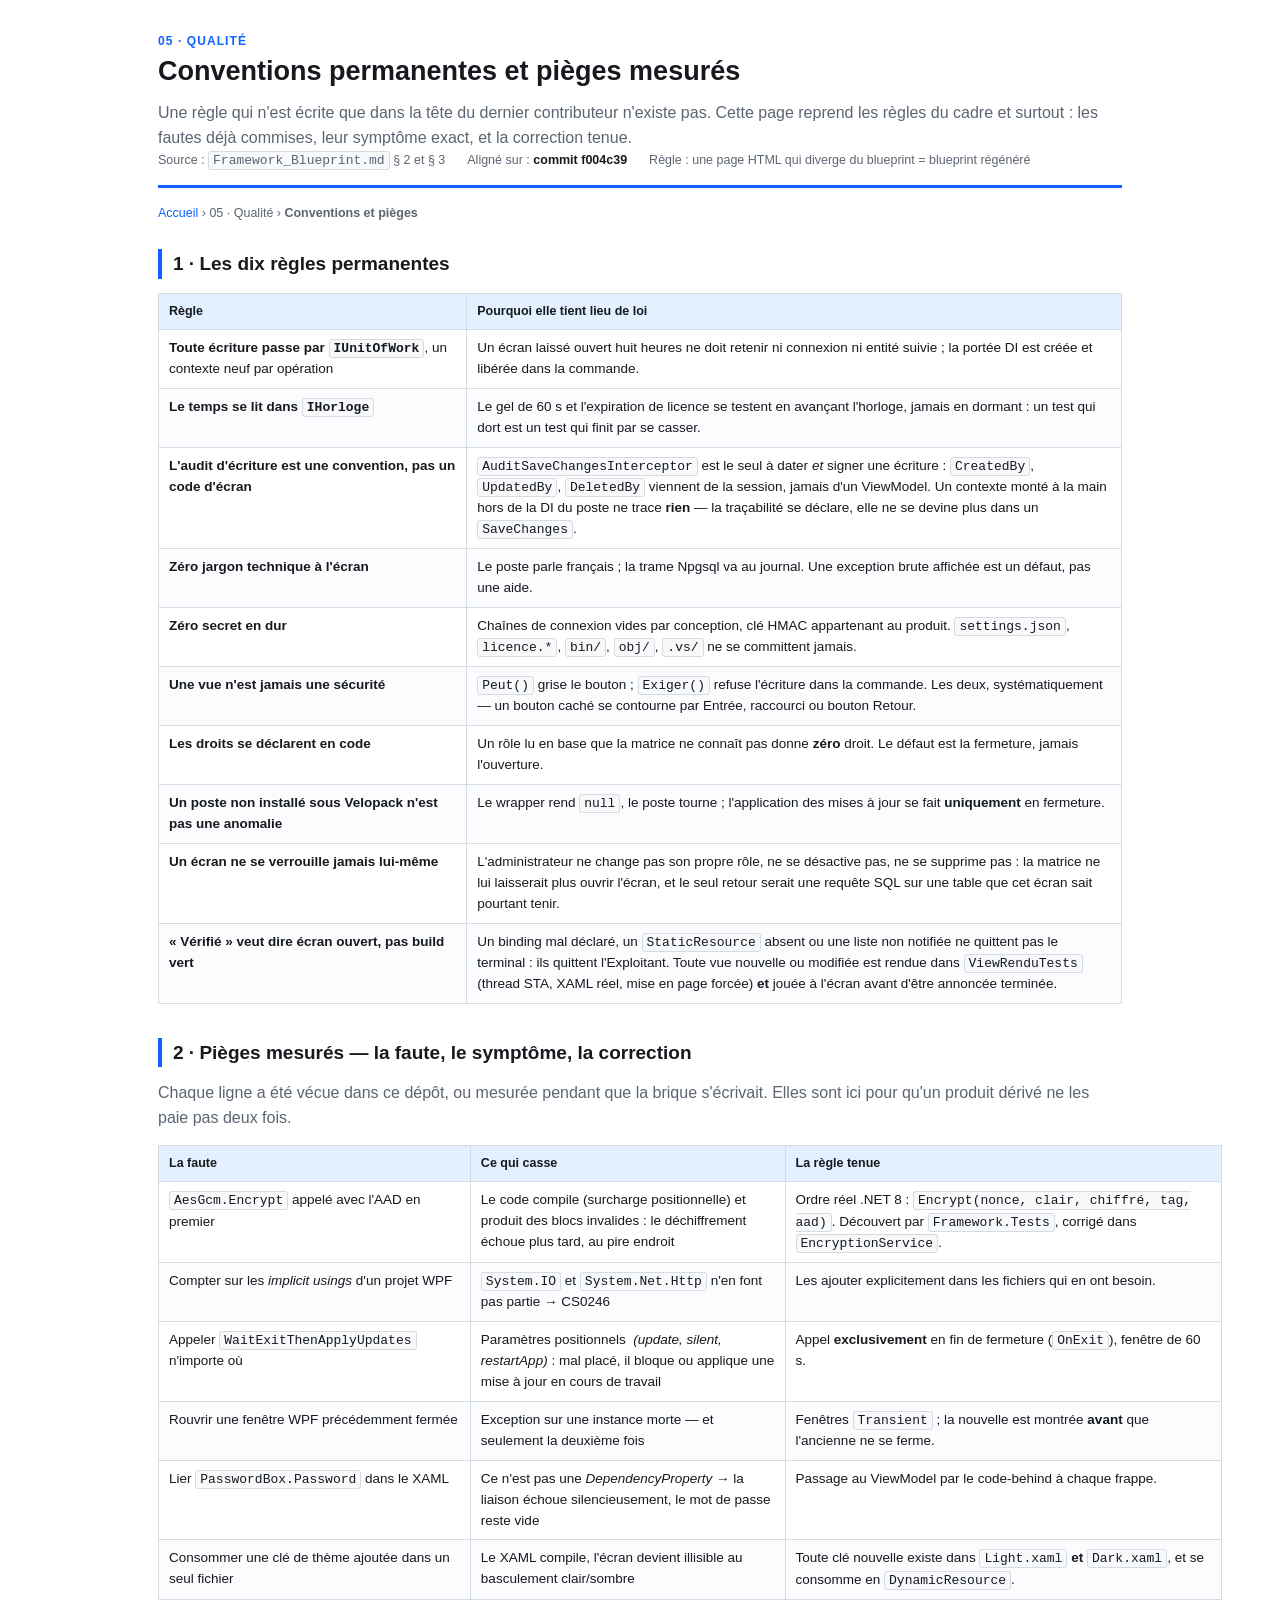
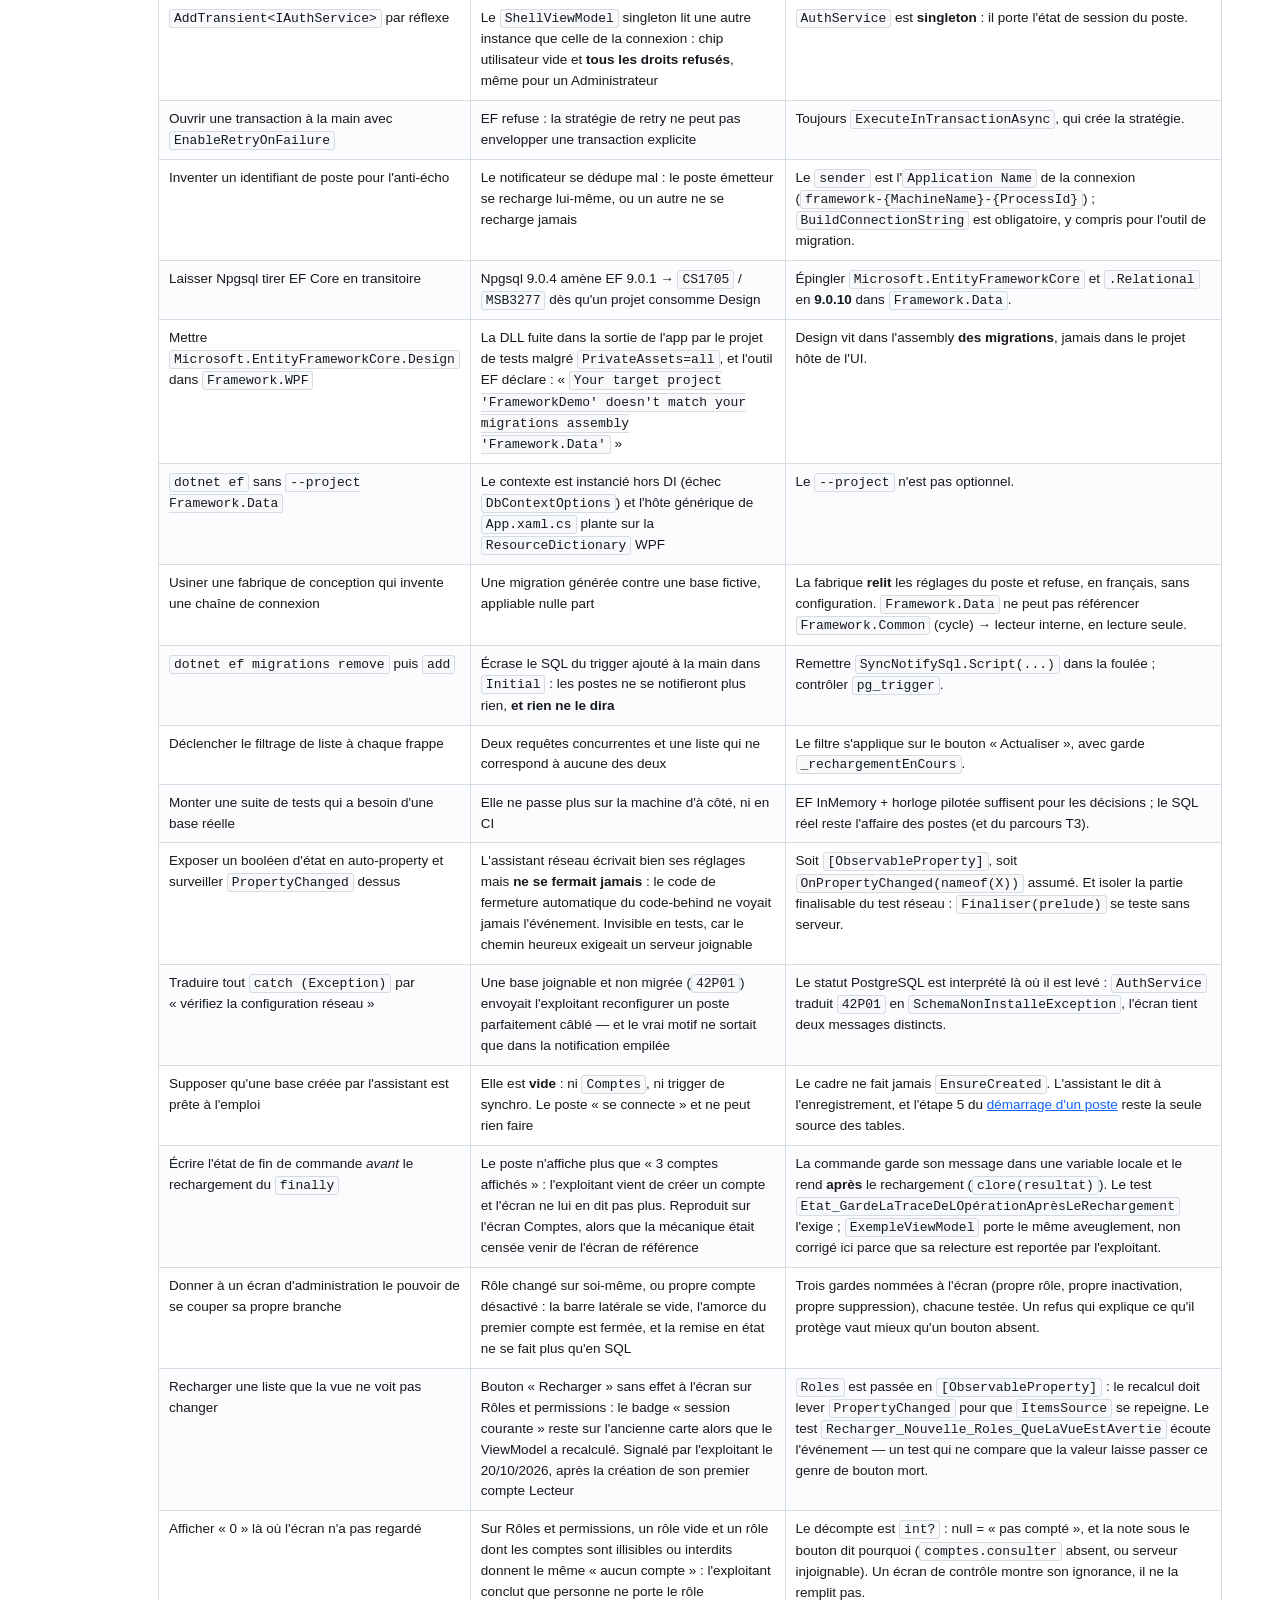
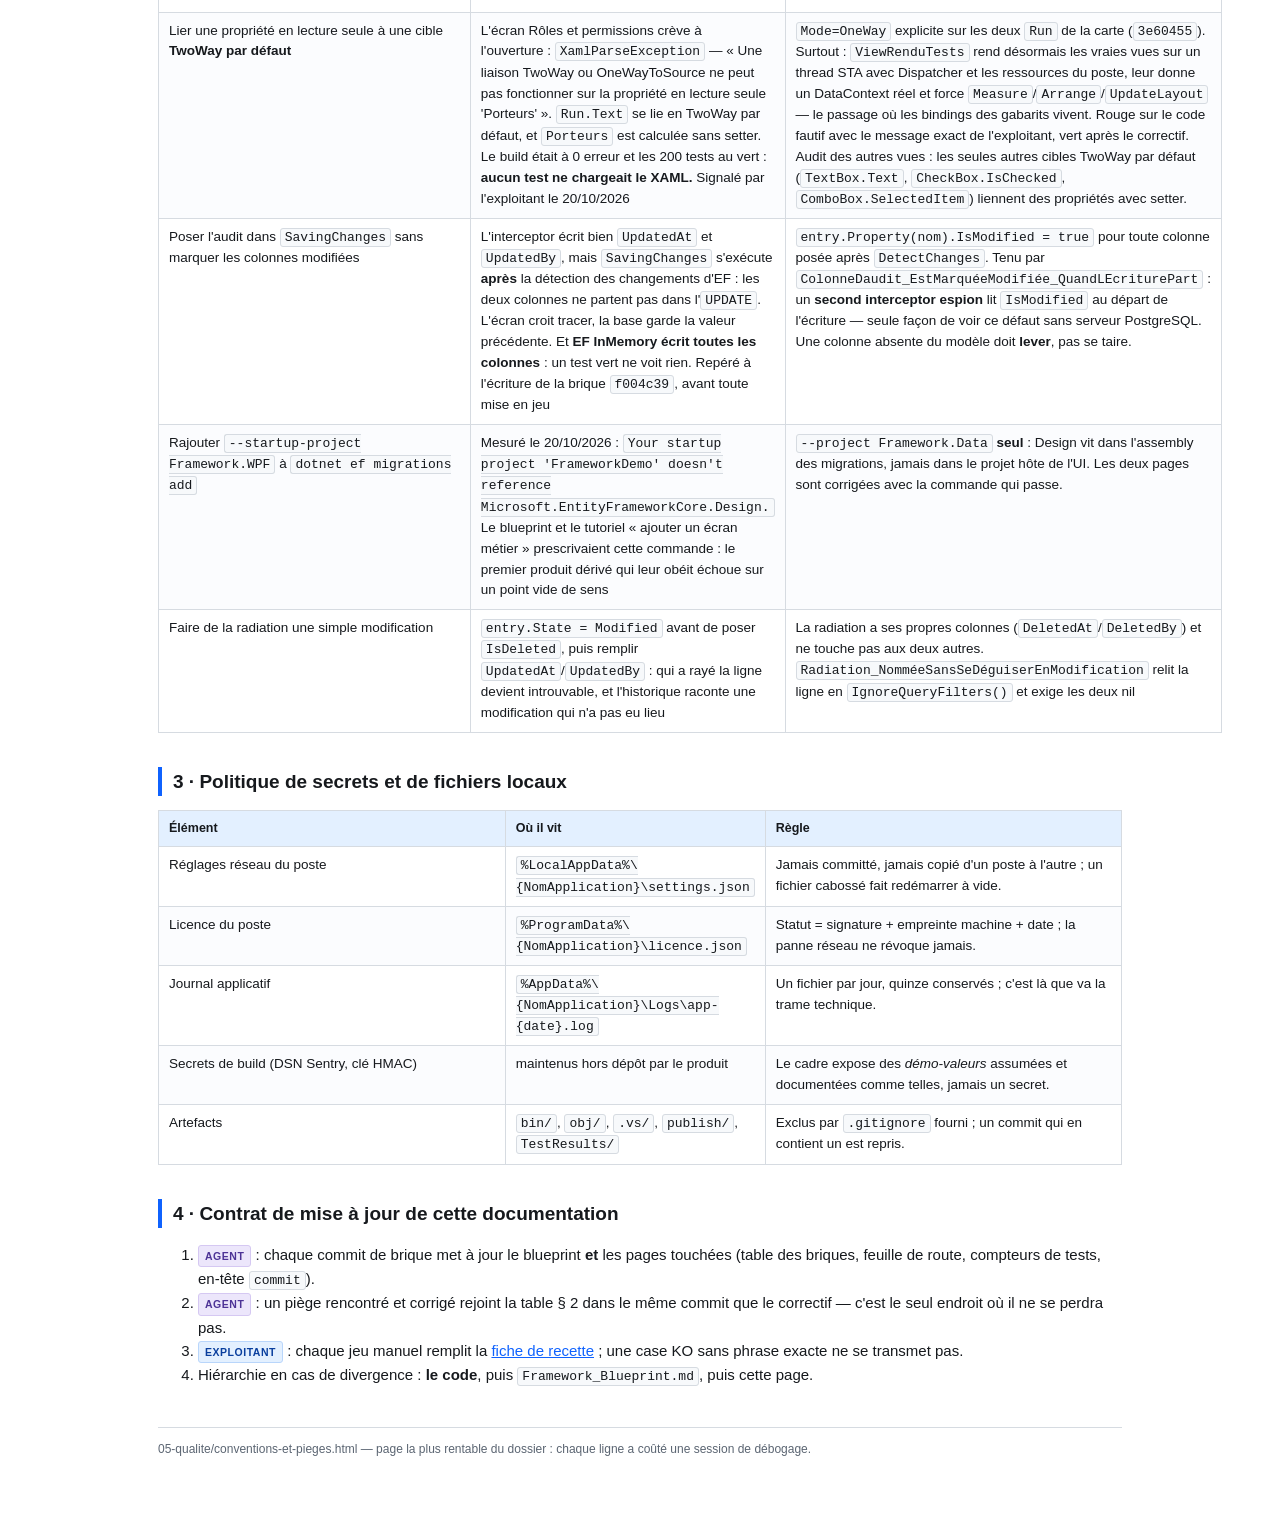
<file: documentation/05-qualite/conventions-et-pieges.html>
<!DOCTYPE html>
<html lang="fr">
<head>
<meta charset="utf-8">
<meta name="viewport" content="width=device-width, initial-scale=1">
<title>Conventions et pièges mesurés — Framework</title>
<link rel="stylesheet" href="../assets/doc.css">
</head>
<body>
<div class="wrap">

  <header class="page-head">
    <div class="rubrique">05 · Qualité</div>
    <h1>Conventions permanentes et pièges mesurés</h1>
    <p class="lede">Une règle qui n'est écrite que dans la tête du dernier contributeur n'existe pas.
      Cette page reprend les règles du cadre et surtout&nbsp;: les fautes déjà commises, leur symptôme
      exact, et la correction tenue.</p>
    <div class="meta">
      <span>Source&nbsp;: <code>Framework_Blueprint.md</code> § 2 et § 3</span>
      <span>Aligné sur&nbsp;: <b>commit f004c39</b></span>
      <span>Règle&nbsp;: une page HTML qui diverge du blueprint = blueprint régénéré</span>
    </div>
  </header>

  <nav class="fils"><a href="../index.html">Accueil</a> › 05 · Qualité › <b>Conventions et pièges</b></nav>

  <h2>1 · Les dix règles permanentes</h2>
  <table>
    <thead><tr><th style="width:32%">Règle</th><th>Pourquoi elle tient lieu de loi</th></tr></thead>
    <tbody>
      <tr><td><b>Toute écriture passe par <code>IUnitOfWork</code></b>, un contexte neuf par opération</td>
        <td>Un écran laissé ouvert huit heures ne doit retenir ni connexion ni entité suivie&nbsp;;
          la portée DI est créée et libérée dans la commande.</td></tr>
      <tr><td><b>Le temps se lit dans <code>IHorloge</code></b></td>
        <td>Le gel de 60 s et l'expiration de licence se testent en avançant l'horloge, jamais en dormant&nbsp;:
          un test qui dort est un test qui finit par se casser.</td></tr>
      <tr><td><b>L'audit d'écriture est une convention, pas un code d'écran</b></td>
        <td><code>AuditSaveChangesInterceptor</code> est le seul à dater <em>et</em> signer une écriture&nbsp;:
          <code>CreatedBy</code>, <code>UpdatedBy</code>, <code>DeletedBy</code> viennent de la session, jamais
          d'un ViewModel. Un contexte monté à la main hors de la DI du poste ne trace <b>rien</b>&nbsp;— la
          traçabilité se déclare, elle ne se devine plus dans un <code>SaveChanges</code>.</td></tr>
      <tr><td><b>Zéro jargon technique à l'écran</b></td>
        <td>Le poste parle français&nbsp;; la trame Npgsql va au journal. Une exception brute affichée
          est un défaut, pas une aide.</td></tr>
      <tr><td><b>Zéro secret en dur</b></td>
        <td>Chaînes de connexion vides par conception, clé HMAC appartenant au produit.
          <code>settings.json</code>, <code>licence.*</code>, <code>bin/</code>, <code>obj/</code>, <code>.vs/</code>
          ne se committent jamais.</td></tr>
      <tr><td><b>Une vue n'est jamais une sécurité</b></td>
        <td><code>Peut()</code> grise le bouton&nbsp;; <code>Exiger()</code> refuse l'écriture dans la commande.
          Les deux, systématiquement — un bouton caché se contourne par Entrée, raccourci ou bouton Retour.</td></tr>
      <tr><td><b>Les droits se déclarent en code</b></td>
        <td>Un rôle lu en base que la matrice ne connaît pas donne <b>zéro</b> droit. Le défaut est la
          fermeture, jamais l'ouverture.</td></tr>
      <tr><td><b>Un poste non installé sous Velopack n'est pas une anomalie</b></td>
        <td>Le wrapper rend <code>null</code>, le poste tourne&nbsp;; l'application des mises à jour se fait
          <b>uniquement</b> en fermeture.</td></tr>
      <tr><td><b>Un écran ne se verrouille jamais lui-même</b></td>
        <td>L'administrateur ne change pas son propre rôle, ne se désactive pas, ne se supprime pas&nbsp;:
          la matrice ne lui laisserait plus ouvrir l'écran, et le seul retour serait une requête SQL sur une
          table que cet écran sait pourtant tenir.</td></tr>
      <tr><td><b>«&nbsp;Vérifié&nbsp;» veut dire écran ouvert, pas build vert</b></td>
        <td>Un binding mal déclaré, un <code>StaticResource</code> absent ou une liste non notifiée ne
          quittent pas le terminal&nbsp;: ils quittent l'Exploitant. Toute vue nouvelle ou modifiée est
          rendue dans <code>ViewRenduTests</code> (thread STA, XAML réel, mise en page forcée) <b>et</b>
          jouée à l'écran avant d'être annoncée terminée.</td></tr>
    </tbody>
  </table>

  <h2>2 · Pièges mesurés — la faute, le symptôme, la correction</h2>
  <p class="lede">Chaque ligne a été vécue dans ce dépôt, ou mesurée pendant que la brique s'écrivait.
    Elles sont ici pour qu'un produit dérivé ne les paie pas deux fois.</p>
  <table>
    <thead><tr><th style="width:26%">La faute</th><th style="width:34%">Ce qui casse</th><th>La règle tenue</th></tr></thead>
    <tbody>
      <tr><td><code>AesGcm.Encrypt</code> appelé avec l'AAD en premier</td>
        <td>Le code compile (surcharge positionnelle) et produit des blocs invalides&nbsp;: le déchiffrement
          échoue plus tard, au pire endroit</td>
        <td>Ordre réel .NET 8&nbsp;: <code>Encrypt(nonce, clair, chiffré, tag, aad)</code>. Découvert par
          <code>Framework.Tests</code>, corrigé dans <code>EncryptionService</code>.</td></tr>
      <tr><td>Compter sur les <em>implicit usings</em> d'un projet WPF</td>
        <td><code>System.IO</code> et <code>System.Net.Http</code> n'en font pas partie → CS0246</td>
        <td>Les ajouter explicitement dans les fichiers qui en ont besoin.</td></tr>
      <tr><td>Appeler <code>WaitExitThenApplyUpdates</code> n'importe où</td>
        <td>Paramètres positionnels &nbsp;<em>(update, silent, restartApp)</em>&nbsp;: mal placé, il bloque ou
          applique une mise à jour en cours de travail</td>
        <td>Appel <b>exclusivement</b> en fin de fermeture (<code>OnExit</code>), fenêtre de 60 s.</td></tr>
      <tr><td>Rouvrir une fenêtre WPF précédemment fermée</td>
        <td>Exception sur une instance morte — et seulement la deuxième fois</td>
        <td>Fenêtres <code>Transient</code>&nbsp;; la nouvelle est montrée <b>avant</b> que l'ancienne ne se ferme.</td></tr>
      <tr><td>Lier <code>PasswordBox.Password</code> dans le XAML</td>
        <td>Ce n'est pas une <em>DependencyProperty</em> → la liaison échoue silencieusement, le mot de passe
          reste vide</td>
        <td>Passage au ViewModel par le code-behind à chaque frappe.</td></tr>
      <tr><td>Consommer une clé de thème ajoutée dans un seul fichier</td>
        <td>Le XAML compile, l'écran devient illisible au basculement clair/sombre</td>
        <td>Toute clé nouvelle existe dans <code>Light.xaml</code> <b>et</b> <code>Dark.xaml</code>, et se consomme
          en <code>DynamicResource</code>.</td></tr>
      <tr><td><code>AddTransient&lt;IAuthService&gt;</code> par réflexe</td>
        <td>Le <code>ShellViewModel</code> singleton lit une autre instance que celle de la connexion&nbsp;:
          chip utilisateur vide et <b>tous les droits refusés</b>, même pour un Administrateur</td>
        <td><code>AuthService</code> est <b>singleton</b>&nbsp;: il porte l'état de session du poste.</td></tr>
      <tr><td>Ouvrir une transaction à la main avec <code>EnableRetryOnFailure</code></td>
        <td>EF refuse&nbsp;: la stratégie de retry ne peut pas envelopper une transaction explicite</td>
        <td>Toujours <code>ExecuteInTransactionAsync</code>, qui crée la stratégie.</td></tr>
      <tr><td>Inventer un identifiant de poste pour l'anti-écho</td>
        <td>Le notificateur se dédupe mal&nbsp;: le poste émetteur se recharge lui-même, ou un autre ne se
          recharge jamais</td>
        <td>Le <code>sender</code> est l'<code>Application Name</code> de la connexion
          (<code>framework-{MachineName}-{ProcessId}</code>)&nbsp;; <code>BuildConnectionString</code> est obligatoire,
          y compris pour l'outil de migration.</td></tr>
      <tr><td>Laisser Npgsql tirer EF Core en transitoire</td>
        <td>Npgsql 9.0.4 amène EF 9.0.1 → <code>CS1705</code> / <code>MSB3277</code> dès qu'un projet consomme Design</td>
        <td>Épingler <code>Microsoft.EntityFrameworkCore</code> et <code>.Relational</code> en <b>9.0.10</b> dans
          <code>Framework.Data</code>.</td></tr>
      <tr><td>Mettre <code>Microsoft.EntityFrameworkCore.Design</code> dans <code>Framework.WPF</code></td>
        <td>La DLL fuite dans la sortie de l'app par le projet de tests malgré <code>PrivateAssets=all</code>, et
          l'outil EF déclare&nbsp;: «&nbsp;<code>Your target project 'FrameworkDemo' doesn't match your migrations
          assembly 'Framework.Data'</code>&nbsp;»</td>
        <td>Design vit dans l'assembly <b>des migrations</b>, jamais dans le projet hôte de l'UI.</td></tr>
      <tr><td><code>dotnet ef</code> sans <code>--project Framework.Data</code></td>
        <td>Le contexte est instancié hors DI (échec <code>DbContextOptions</code>) et l'hôte générique de
          <code>App.xaml.cs</code> plante sur la <code>ResourceDictionary</code> WPF</td>
        <td>Le <code>--project</code> n'est pas optionnel.</td></tr>
      <tr><td>Usiner une fabrique de conception qui invente une chaîne de connexion</td>
        <td>Une migration générée contre une base fictive, appliable nulle part</td>
        <td>La fabrique <b>relit</b> les réglages du poste et refuse, en français, sans configuration.
          <code>Framework.Data</code> ne peut pas référencer <code>Framework.Common</code> (cycle) → lecteur interne,
          en lecture seule.</td></tr>
      <tr><td><code>dotnet ef migrations remove</code> puis <code>add</code></td>
        <td>Écrase le SQL du trigger ajouté à la main dans <code>Initial</code>&nbsp;: les postes ne se notifieront
          plus rien, <b>et rien ne le dira</b></td>
        <td>Remettre <code>SyncNotifySql.Script(...)</code> dans la foulée&nbsp;; contrôler <code>pg_trigger</code>.</td></tr>
      <tr><td>Déclencher le filtrage de liste à chaque frappe</td>
        <td>Deux requêtes concurrentes et une liste qui ne correspond à aucune des deux</td>
        <td>Le filtre s'applique sur le bouton «&nbsp;Actualiser&nbsp;», avec garde
          <code>_rechargementEnCours</code>.</td></tr>
      <tr><td>Monter une suite de tests qui a besoin d'une base réelle</td>
        <td>Elle ne passe plus sur la machine d'à côté, ni en CI</td>
        <td>EF InMemory + horloge pilotée suffisent pour les décisions&nbsp;; le SQL réel reste l'affaire
          des postes (et du parcours T3).</td></tr>
      <tr><td>Exposer un booléen d'état en auto-property et surveiller <code>PropertyChanged</code> dessus</td>
        <td>L'assistant réseau écrivait bien ses réglages mais <b>ne se fermait jamais</b>&nbsp;: le code de
          fermeture automatique du code-behind ne voyait jamais l'événement. Invisible en tests, car le
          chemin heureux exigeait un serveur joignable</td>
        <td>Soit <code>[ObservableProperty]</code>, soit <code>OnPropertyChanged(nameof(X))</code> assumé.
          Et isoler la partie finalisable du test réseau&nbsp;: <code>Finaliser(prelude)</code> se teste
          sans serveur.</td></tr>
      <tr><td>Traduire tout <code>catch (Exception)</code> par «&nbsp;vérifiez la configuration réseau&nbsp;»</td>
        <td>Une base joignable et non migrée (<code>42P01</code>) envoyait l'exploitant reconfigurer un poste
          parfaitement câblé — et le vrai motif ne sortait que dans la notification empilée</td>
        <td>Le statut PostgreSQL est interprété là où il est levé&nbsp;: <code>AuthService</code> traduit
          <code>42P01</code> en <code>SchemaNonInstalleException</code>, l'écran tient deux messages distincts.</td></tr>
      <tr><td>Supposer qu'une base créée par l'assistant est prête à l'emploi</td>
        <td>Elle est <b>vide</b>&nbsp;: ni <code>Comptes</code>, ni trigger de synchro. Le poste «&nbsp;se
          connecte&nbsp;» et ne peut rien faire</td>
        <td>Le cadre ne fait jamais <code>EnsureCreated</code>. L'assistant le dit à l'enregistrement, et
          l'étape 5 du <a href="../02-tutoriels/demarrage-d-un-poste.html">démarrage d'un poste</a> reste la
          seule source des tables.</td></tr>
      <tr><td>Écrire l'état de fin de commande <em>avant</em> le rechargement du <code>finally</code></td>
        <td>Le poste n'affiche plus que «&nbsp;3 comptes affichés&nbsp;»&nbsp;: l'exploitant vient de créer
          un compte et l'écran ne lui en dit pas plus. Reproduit sur l'écran Comptes, alors que la mécanique
          était censée venir de l'écran de référence</td>
        <td>La commande garde son message dans une variable locale et le rend <b>après</b> le rechargement
          (<code>clore(resultat)</code>). Le test <code>Etat_GardeLaTraceDeLOpérationAprèsLeRechargement</code>
          l'exige&nbsp;; <code>ExempleViewModel</code> porte le même aveuglement, non corrigé ici parce que
          sa relecture est reportée par l'exploitant.</td></tr>
      <tr><td>Donner à un écran d'administration le pouvoir de se couper sa propre branche</td>
        <td>Rôle changé sur soi-même, ou propre compte désactivé&nbsp;: la barre latérale se vide, l'amorce
          du premier compte est fermée, et la remise en état ne se fait plus qu'en SQL</td>
        <td>Trois gardes nommées à l'écran (propre rôle, propre inactivation, propre suppression), chacune
          testée. Un refus qui explique ce qu'il protège vaut mieux qu'un bouton absent.</td></tr>
      <tr><td>Recharger une liste que la vue ne voit pas changer</td>
        <td>Bouton «&nbsp;Recharger&nbsp;» sans effet à l'écran sur Rôles et permissions&nbsp;: le badge
          «&nbsp;session courante&nbsp;» reste sur l'ancienne carte alors que le ViewModel a recalculé. Signalé
          par l'exploitant le 20/10/2026, après la création de son premier compte Lecteur</td>
        <td><code>Roles</code> est passée en <code>[ObservableProperty]</code>&nbsp;: le recalcul doit lever
          <code>PropertyChanged</code> pour que <code>ItemsSource</code> se repeigne. Le test
          <code>Recharger_Nouvelle_Roles_QueLaVueEstAvertie</code> écoute l'événement — un test qui ne compare
          que la valeur laisse passer ce genre de bouton mort.</td></tr>
      <tr><td>Afficher «&nbsp;0&nbsp;» là où l'écran n'a pas regardé</td>
        <td>Sur Rôles et permissions, un rôle vide et un rôle dont les comptes sont illisibles ou interdits
          donnent le même «&nbsp;aucun compte&nbsp;»&nbsp;: l'exploitant conclut que personne ne porte le rôle</td>
        <td>Le décompte est <code>int?</code>&nbsp;: null = «&nbsp;pas compté&nbsp;», et la note sous le bouton
          dit pourquoi (<code>comptes.consulter</code> absent, ou serveur injoignable). Un écran de contrôle
          montre son ignorance, il ne la remplit pas.</td></tr>
      <tr><td>Lier une propriété en lecture seule à une cible <b>TwoWay par défaut</b></td>
        <td>L'écran Rôles et permissions crève à l'ouverture&nbsp;: <code>XamlParseException</code> —
          «&nbsp;Une liaison TwoWay ou OneWayToSource ne peut pas fonctionner sur la propriété en lecture seule
          'Porteurs'&nbsp;». <code>Run.Text</code> se lie en TwoWay par défaut, et <code>Porteurs</code> est
          calculée sans setter. Le build était à 0 erreur et les 200 tests au vert&nbsp;: <b>aucun test ne
          chargeait le XAML.</b> Signalé par l'exploitant le 20/10/2026</td>
        <td><code>Mode=OneWay</code> explicite sur les deux <code>Run</code> de la carte (<code>3e60455</code>).
          Surtout&nbsp;: <code>ViewRenduTests</code> rend désormais les vraies vues sur un thread STA avec
          Dispatcher et les ressources du poste, leur donne un DataContext réel et force
          <code>Measure</code>/<code>Arrange</code>/<code>UpdateLayout</code> — le passage où les bindings des
          gabarits vivent. Rouge sur le code fautif avec le message exact de l'exploitant, vert après le
          correctif. Audit des autres vues&nbsp;: les seules autres cibles TwoWay par défaut
          (<code>TextBox.Text</code>, <code>CheckBox.IsChecked</code>, <code>ComboBox.SelectedItem</code>)
          liennent des propriétés avec setter.</td></tr>
      <tr><td>Poser l'audit dans <code>SavingChanges</code> sans marquer les colonnes modifiées</td>
        <td>L'interceptor écrit bien <code>UpdatedAt</code> et <code>UpdatedBy</code>, mais
          <code>SavingChanges</code> s'exécute <b>après</b> la détection des changements d'EF&nbsp;: les deux
          colonnes ne partent pas dans l'<code>UPDATE</code>. L'écran croit tracer, la base garde la valeur
          précédente. Et <b>EF InMemory écrit toutes les colonnes</b>&nbsp;: un test vert ne voit rien.
          Repéré à l'écriture de la brique <code>f004c39</code>, avant toute mise en jeu</td>
        <td><code>entry.Property(nom).IsModified = true</code> pour toute colonne posée après
          <code>DetectChanges</code>. Tenu par
          <code>ColonneDaudit_EstMarquéeModifiée_QuandLEcriturePart</code>&nbsp;: un <b>second interceptor
          espion</b> lit <code>IsModified</code> au départ de l'écriture — seule façon de voir ce défaut sans
          serveur PostgreSQL. Une colonne absente du modèle doit <b>lever</b>, pas se taire.</td></tr>
      <tr><td>Rajouter <code>--startup-project Framework.WPF</code> à <code>dotnet ef migrations add</code></td>
        <td>Mesuré le 20/10/2026&nbsp;: <code>Your startup project 'FrameworkDemo' doesn't reference
          Microsoft.EntityFrameworkCore.Design.</code> Le blueprint et le tutoriel «&nbsp;ajouter un écran
          métier&nbsp;» prescrivaient cette commande&nbsp;: le premier produit dérivé qui leur obéit échoue
          sur un point vide de sens</td>
        <td><code>--project Framework.Data</code> <b>seul</b>&nbsp;: Design vit dans l'assembly des migrations,
          jamais dans le projet hôte de l'UI. Les deux pages sont corrigées avec la commande qui passe.</td></tr>
      <tr><td>Faire de la radiation une simple modification</td>
        <td><code>entry.State = Modified</code> avant de poser <code>IsDeleted</code>, puis remplir
          <code>UpdatedAt</code>/<code>UpdatedBy</code>&nbsp;: qui a rayé la ligne devient introuvable, et
          l'historique raconte une modification qui n'a pas eu lieu</td>
        <td>La radiation a ses propres colonnes (<code>DeletedAt</code>/<code>DeletedBy</code>) et ne touche
          pas aux deux autres. <code>Radiation_NomméeSansSeDéguiserEnModification</code> relit la ligne en
          <code>IgnoreQueryFilters()</code> et exige les deux nil</td></tr>
    </tbody>
  </table>

  <h2>3 · Politique de secrets et de fichiers locaux</h2>
  <table>
    <thead><tr><th style="width:36%">Élément</th><th style="width:26%">Où il vit</th><th>Règle</th></tr></thead>
    <tbody>
      <tr><td>Réglages réseau du poste</td><td><code>%LocalAppData%\{NomApplication}\settings.json</code></td>
        <td>Jamais committé, jamais copié d'un poste à l'autre&nbsp;; un fichier cabossé fait redémarrer à vide.</td></tr>
      <tr><td>Licence du poste</td><td><code>%ProgramData%\{NomApplication}\licence.json</code></td>
        <td>Statut = signature + empreinte machine + date&nbsp;; la panne réseau ne révoque jamais.</td></tr>
      <tr><td>Journal applicatif</td><td><code>%AppData%\{NomApplication}\Logs\app-{date}.log</code></td>
        <td>Un fichier par jour, quinze conservés&nbsp;; c'est là que va la trame technique.</td></tr>
      <tr><td>Secrets de build (DSN Sentry, clé HMAC)</td><td>maintenus hors dépôt par le produit</td>
        <td>Le cadre expose des <em>démo-valeurs</em> assumées et documentées comme telles, jamais un secret.</td></tr>
      <tr><td>Artefacts</td><td><code>bin/</code>, <code>obj/</code>, <code>.vs/</code>, <code>publish/</code>, <code>TestResults/</code></td>
        <td>Exclus par <code>.gitignore</code> fourni&nbsp;; un commit qui en contient un est repris.</td></tr>
    </tbody>
  </table>

  <h2>4 · Contrat de mise à jour de cette documentation</h2>
  <ol>
    <li><span class="qui qui-agent">Agent</span>&nbsp;: chaque commit de brique met à jour le blueprint
      <b>et</b> les pages touchées (table des briques, feuille de route, compteurs de tests, en-tête
      <code>commit</code>).</li>
    <li><span class="qui qui-agent">Agent</span>&nbsp;: un piège rencontré et corrigé rejoint la table § 2
      dans le même commit que le correctif — c'est le seul endroit où il ne se perdra pas.</li>
    <li><span class="qui qui-vous">Exploitant</span>&nbsp;: chaque jeu manuel remplit la
      <a href="../04-manuel-test/fiche-de-recette.html">fiche de recette</a>&nbsp;; une case KO sans phrase
      exacte ne se transmet pas.</li>
    <li>Hiérarchie en cas de divergence&nbsp;: <b>le code</b>, puis <code>Framework_Blueprint.md</code>,
      puis cette page.</li>
  </ol>

  <footer class="pied">05-qualite/conventions-et-pieges.html — page la plus rentable du dossier&nbsp;:
    chaque ligne a coûté une session de débogage.</footer>

</div>
</body>
</html>
</file>
<file: documentation/assets/doc.css>
/* Charte de la documentation du socle Framework — une seule feuille pour tout
   le dossier, pensée pour l'écran ET l'impression A4 (en-tête de page → PDF).
   Toute nouvelle page la référence en chemin relatif : ../assets/doc.css */

:root {
  --accent: #0f62fe;
  --accent-clair: #e3f0ff;
  --texte: #16191d;
  --texte-secondaire: #5b6572;
  --bord: #d6dbe1;
  --surface: #f7f9fb;
  --succes: #0e7a3c;
  --succes-clair: #e6f4ec;
  --alerte: #8a5a00;
  --alerte-clair: #fdf3e0;
  --danger: #b42318;
  --danger-clair: #fdeceb;
}

* { box-sizing: border-box; }

body {
  margin: 0;
  padding: 0;
  font-family: "Segoe UI", -apple-system, "Helvetica Neue", Arial, sans-serif;
  font-size: 15px;
  line-height: 1.55;
  color: var(--texte);
  background: #fff;
}

.wrap { max-width: 1020px; margin: 0 auto; padding: 32px 28px 72px; }

/* ── En-tête de page ─────────────────────────────────────────────── */
.page-head { border-bottom: 3px solid var(--accent); padding-bottom: 14px; margin-bottom: 6px; }
.page-head .rubrique {
  font-size: 12px; letter-spacing: .09em; text-transform: uppercase;
  color: var(--accent); font-weight: 700; margin-bottom: 4px;
}
.page-head h1 { font-size: 27px; line-height: 1.2; margin: 0 0 10px; font-weight: 650; }
.meta { display: flex; flex-wrap: wrap; gap: 8px 22px; font-size: 12.5px; color: var(--texte-secondaire); }
.meta b { color: var(--texte); font-weight: 600; }

.fils { font-size: 12.5px; margin: 16px 0 26px; color: var(--texte-secondaire); }
.fils a { color: var(--accent); text-decoration: none; }
.fils a:hover { text-decoration: underline; }

/* ── Titres courants ─────────────────────────────────────────────── */
h2 {
  font-size: 19px; margin: 34px 0 12px; padding-left: 11px;
  border-left: 4px solid var(--accent); font-weight: 650;
}
h3 { font-size: 15.5px; margin: 22px 0 8px; font-weight: 650; }
h2:first-of-type { margin-top: 24px; }
p { margin: 9px 0; }
.lede { font-size: 16px; color: var(--texte-secondaire); margin: 14px 0 0; }

/* ── Liens ───────────────────────────────────────────────────────── */
a { color: var(--accent); }
code {
  font-family: "Cascadia Mono", Consolas, "Courier New", monospace;
  font-size: 13px; background: var(--surface); border: 1px solid var(--bord);
  border-radius: 3px; padding: 1px 4px;
}
pre {
  background: var(--surface); border: 1px solid var(--bord); border-left: 3px solid var(--accent);
  border-radius: 4px; padding: 12px 14px; overflow-x: auto; margin: 12px 0;
}
pre code { background: none; border: none; padding: 0; font-size: 12.8px; line-height: 1.5; }

/* ── Tableaux ────────────────────────────────────────────────────── */
table { border-collapse: collapse; width: 100%; margin: 14px 0; font-size: 13.5px; }
th, td { border: 1px solid var(--bord); padding: 8px 10px; text-align: left; vertical-align: top; }
th { background: var(--accent-clair); font-weight: 650; font-size: 12.5px; }
tbody tr:nth-child(even) td { background: #fbfcfe; }

/* ── Badges d'acteur — « qui fait quoi » est obligatoire partout ──── */
.qui {
  display: inline-block; font-size: 10.5px; font-weight: 700; letter-spacing: .05em;
  text-transform: uppercase; border-radius: 3px; padding: 2px 6px; white-space: nowrap;
}
.qui-vous   { background: var(--accent-clair); color: #0a3f9e; border: 1px solid #b9d6fb; }
.qui-agent  { background: #ece6fb; color: #4d3396; border: 1px solid #d5c8f2; }
.qui-poste  { background: var(--succes-clair); color: #0b5c2e; border: 1px solid #bde3cc; }
.qui-outil  { background: #eef1f4; color: #46505b; border: 1px solid #d6dbe1; }

/* ── Statuts ─────────────────────────────────────────────────────── */
.statut { display: inline-block; font-size: 11.5px; font-weight: 650; border-radius: 10px; padding: 2px 9px; }
.livre    { background: var(--succes-clair); color: var(--succes); }
.en-cours { background: var(--alerte-clair); color: var(--alerte); }
.a-faire  { background: #eef1f4; color: #46505b; }
.hors     { background: var(--danger-clair); color: var(--danger); }

/* ── Encadrés ────────────────────────────────────────────────────── */
.encadre { border-radius: 5px; padding: 12px 15px; margin: 14px 0; border: 1px solid; font-size: 14px; }
.attendu   { background: var(--succes-clair); border-color: #bde3cc; }
.attendu .t { color: var(--succes); }
.attention { background: var(--alerte-clair); border-color: #f0dcb4; }
.attention .t { color: var(--alerte); }
.danger    { background: var(--danger-clair); border-color: #f3c7c3; }
.danger .t { color: var(--danger); }
.note      { background: var(--surface); border-color: var(--bord); }
.encadre .t { display: block; font-size: 11.5px; font-weight: 700; letter-spacing: .07em;
              text-transform: uppercase; margin-bottom: 5px; }

/* ── Parcours et fiches ──────────────────────────────────────────── */
.fiche {
  border: 1px solid var(--bord); border-radius: 6px; padding: 0 0 14px;
  margin: 18px 0; break-inside: avoid;
}
.fiche > h2 { margin: 0; padding: 11px 16px; border-left: none; border-bottom: 1px solid var(--bord);
              background: var(--surface); font-size: 16.5px; border-radius: 6px 6px 0 0; }
.fiche > .corps { padding: 0 16px; }
.pas { display: flex; gap: 12px; padding: 9px 0; border-bottom: 1px dashed #e6e9ee; break-inside: avoid; }
.pas:last-child { border-bottom: none; }
.pas .n {
  flex: 0 0 26px; height: 26px; border-radius: 13px; background: var(--accent); color: #fff;
  font-size: 12.5px; font-weight: 700; display: flex; align-items: center; justify-content: center;
}
.pas .c { flex: 1; }
.pas .c p:first-child { margin-top: 2px; }

/* ── Sommaire de catégorie (accueil) ─────────────────────────────── */
.grille { display: grid; grid-template-columns: repeat(auto-fit, minmax(290px, 1fr)); gap: 14px; margin: 18px 0; }
.carte {
  display: block; border: 1px solid var(--bord); border-radius: 6px; padding: 14px 16px;
  text-decoration: none; color: inherit; background: #fff; break-inside: avoid;
}
.carte:hover { border-color: var(--accent); box-shadow: 0 1px 5px rgba(15, 98, 254, .13); }
.carte .dossier { font-size: 11px; letter-spacing: .08em; text-transform: uppercase; color: var(--accent); font-weight: 700; }
.carte h3 { margin: 4px 0 5px; font-size: 15.5px; }
.carte p { margin: 0; font-size: 13.5px; color: var(--texte-secondaire); }

/* ── Champs à remplir de la fiche de recette ─────────────────────── */
.champ {
  display: inline-block; min-width: 120px; border-bottom: 1px solid #9aa4b0;
  height: 17px; vertical-align: bottom;
}
.couleur-case { background: #fffdf5; }

/* ── Pied de page ────────────────────────────────────────────────── */
.pied { margin-top: 40px; padding-top: 12px; border-top: 1px solid var(--bord);
        font-size: 12px; color: var(--texte-secondaire); }

/* ── Impression / PDF ────────────────────────────────────────────── */
@media print {
  body { font-size: 10.5pt; }
  .wrap { max-width: none; padding: 0; }
  .fils, .no-print { display: none !important; }
  a { color: inherit; text-decoration: none; }
  h2, .carte, .fiche, pre, table { break-inside: avoid; }
  @page { size: A4; margin: 16mm 14mm; }
}
</file>
